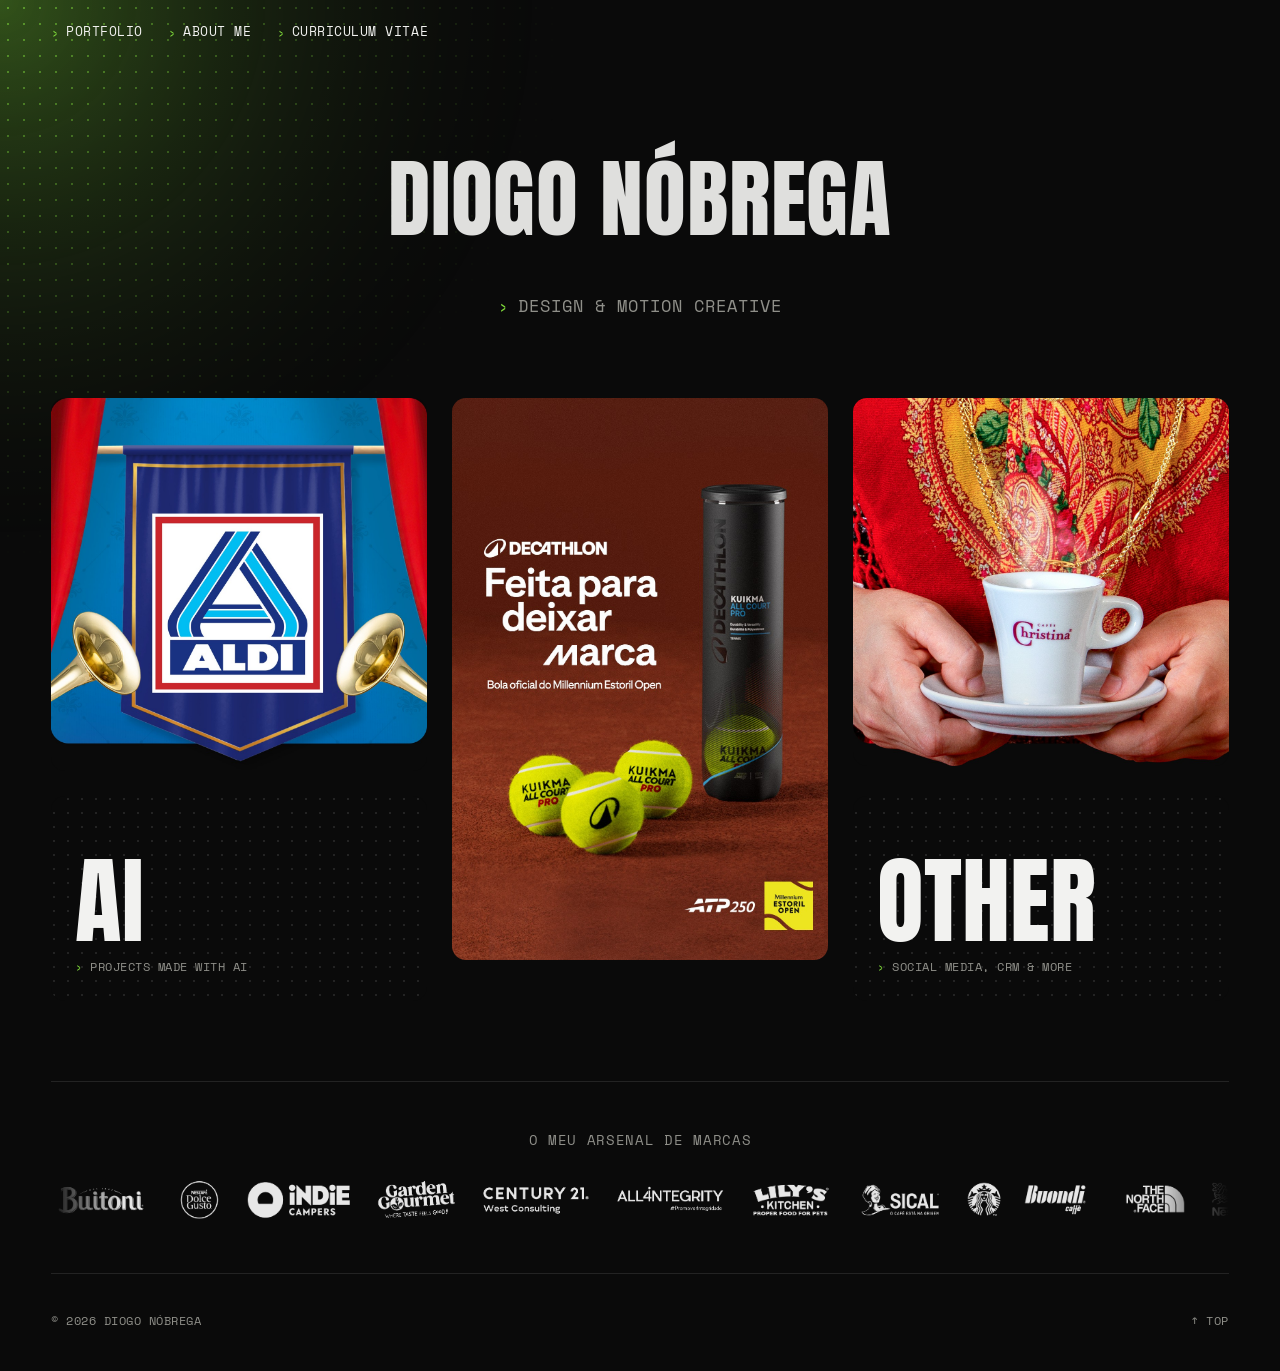
<file: index.html>
<!doctype html>
<html lang="en">
<head>
  <meta charset="UTF-8">
  <meta name="viewport" content="width=device-width, initial-scale=1">
  <title>Diogo Nóbrega — Design &amp; Motion Creative</title>
  <meta name="description" content="Diogo Nóbrega — graphic design &amp; motion portfolio.">
  <link rel="icon" type="image/svg+xml" href="assets/favicon.svg">
  <link rel="stylesheet" href="css/styles.css">
</head>
<body>
  <a class="skip-link" href="#work">Skip to work</a>

  <div class="wrap">
    <header class="site-header">
      <ul class="nav">
        <li><span class="chev">›</span> <a href="index.html">Portfolio</a></li>
        <li><span class="chev">›</span> <a href="about.html">About me</a></li>
        <li><span class="chev">›</span> <a href="assets/Diogo-Nobrega-CV.pdf" target="_blank" rel="noopener">Curriculum vitae</a></li>
      </ul>
    </header>

    <section class="hero">
      <h1>Diogo Nóbrega</h1>
      <p class="tagline"><span class="chev">›</span> Design &amp; motion creative</p>
    </section>

    <section class="grid-section" id="work">
      <div class="grid">
        <a class="tile" href="aldi.html">
          <img src="assets/work/cover-aldi.jpg" alt="ALDI Príncipe Real store-opening key visual" loading="lazy">
          <span class="tile-label">ALDI — Príncipe Real <span class="chev">↗</span></span>
        </a>
        <a class="tile" href="estoril-open.html">
          <img src="assets/work/cover-estoril.jpg" alt="Millennium Estoril Open — Decathlon Kuikma campaign key visual" loading="lazy">
          <span class="tile-label">Decathlon — Estoril Open <span class="chev">↗</span></span>
        </a>
        <a class="tile" href="christina.html">
          <img src="assets/work/cover-christina.jpg" alt="Cafés Christina — Romaria Nossa Senhora d'Agonia campaign" loading="lazy">
          <span class="tile-label">Christina — Romaria d'Agonia <span class="chev">↗</span></span>
        </a>
        <a class="tile tile--cat" href="ai.html">
          <span class="tile-cat-word">AI</span>
          <span class="tile-cat-note"><span class="chev">›</span> Projects made with AI</span>
        </a>
        <a class="tile tile--cat" href="other.html">
          <span class="tile-cat-word">Other</span>
          <span class="tile-cat-note"><span class="chev">›</span> Social media, CRM &amp; more</span>
        </a>
      </div>
    </section>

    <section class="brands">
      <p class="brands-note">O meu arsenal de marcas</p>
      <div class="marquee">
        <div class="brand-track">
          <img src="assets/brands/strip-1.png" alt="">
          <img src="assets/brands/strip-2.png" alt="">
          <img src="assets/brands/strip-1.png" alt="" aria-hidden="true">
          <img src="assets/brands/strip-2.png" alt="" aria-hidden="true">
        </div>
      </div>
    </section>

    <footer class="site-footer">
      <span>© <span id="year"></span> Diogo Nóbrega</span>
      <a href="#top">↑ Top</a>
    </footer>
  </div>

  <script>document.getElementById("year").textContent = new Date().getFullYear();</script>
  <script src="js/main.js" defer></script>
</body>
</html>
</file>
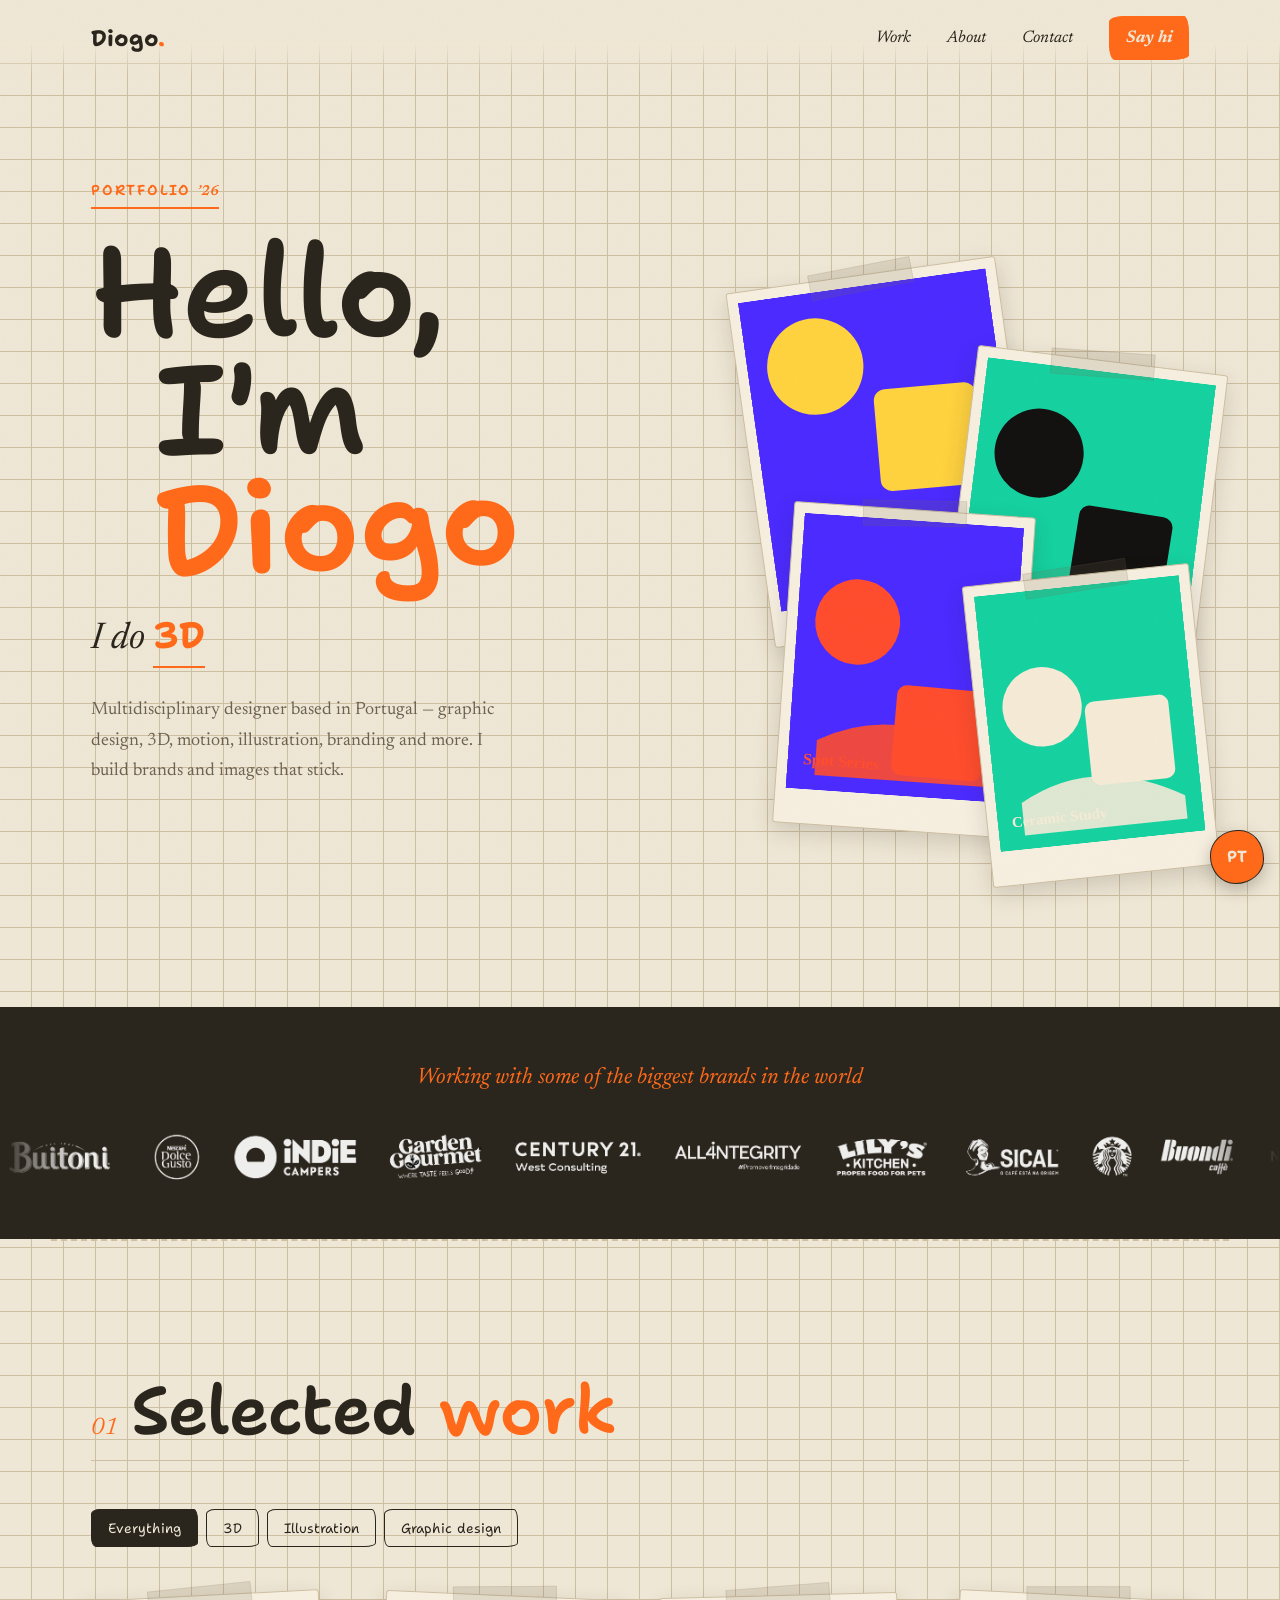
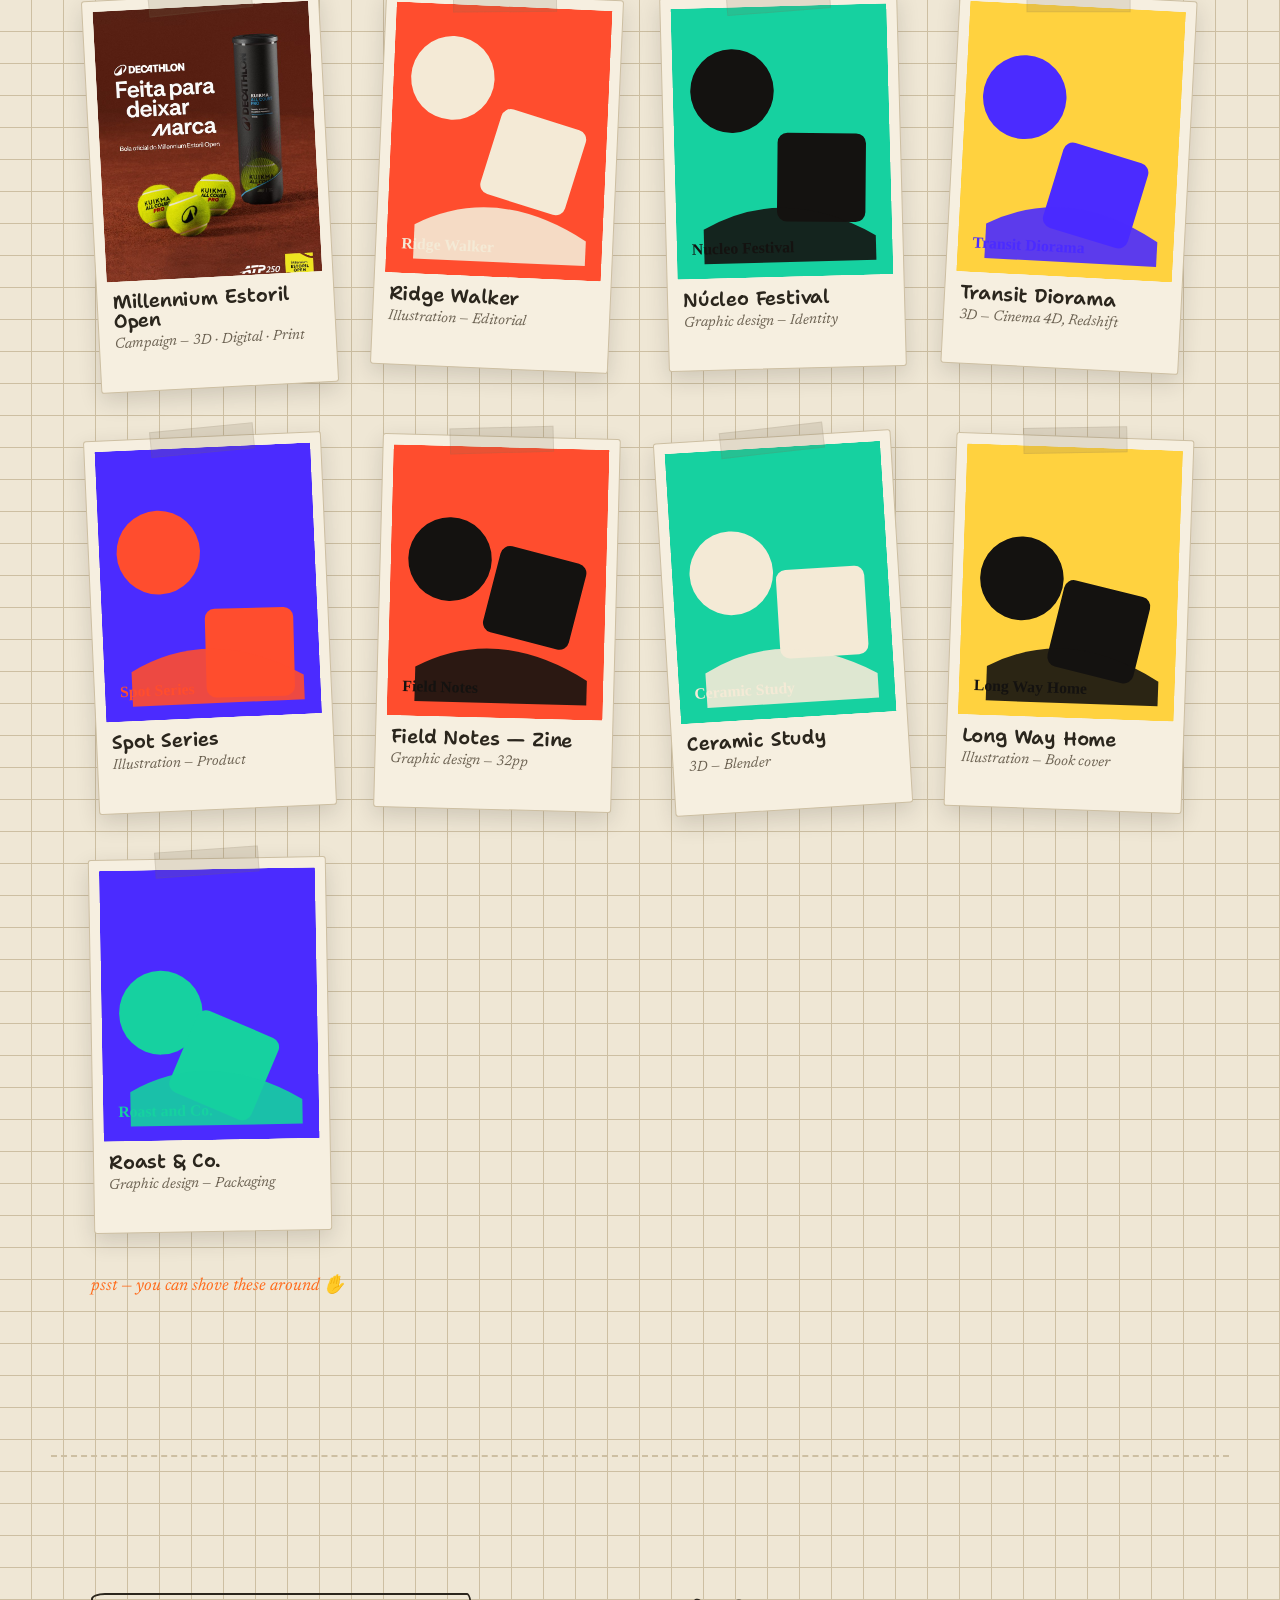
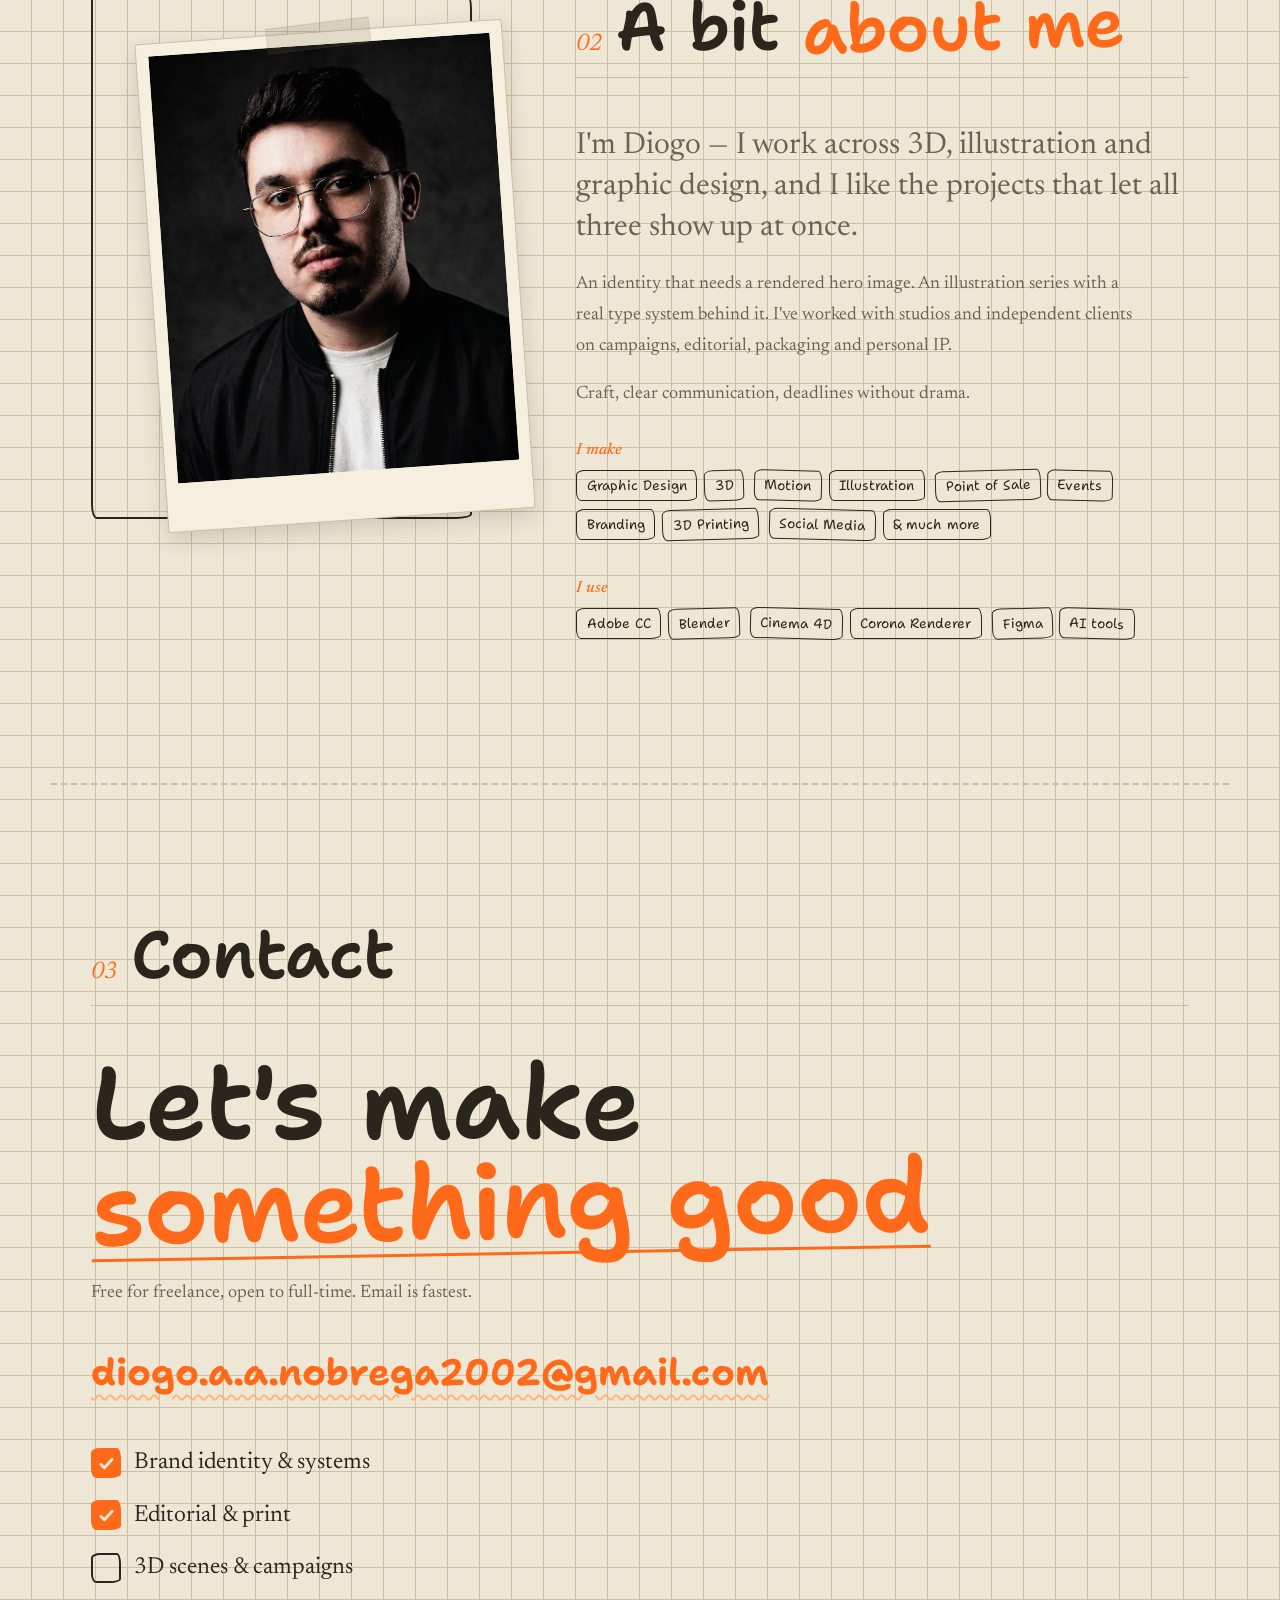
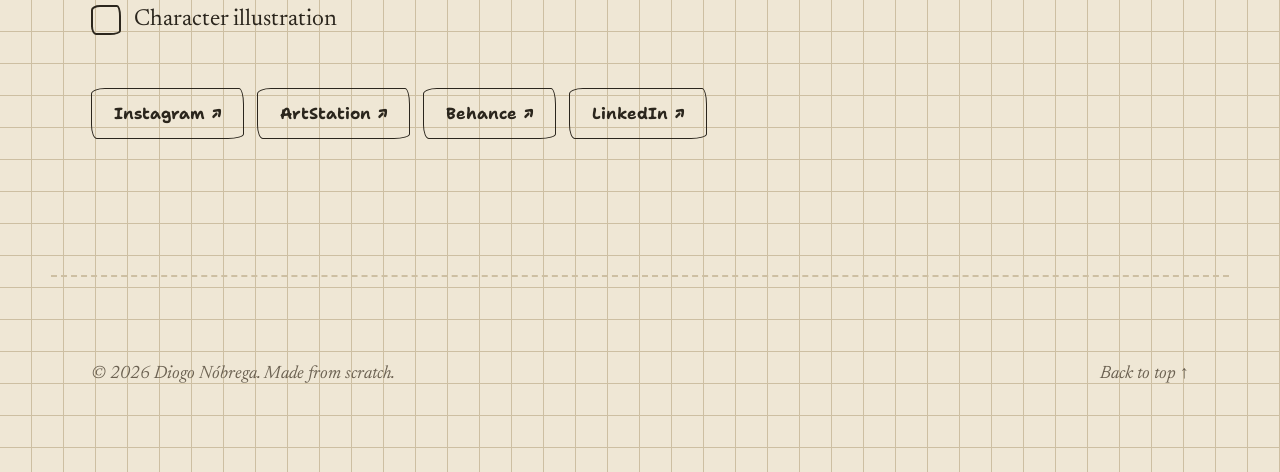
<file: sketchbook/index.html>
<!DOCTYPE html>
<html lang="en">
<head>
  <meta charset="UTF-8" />
  <meta name="viewport" content="width=device-width, initial-scale=1.0" />

  <!-- EDIT ME: title + description -->
  <title>Diogo Nóbrega — Multidisciplinary Designer · Graphic, 3D & Motion</title>
  <meta name="description" content="Portfolio of Diogo Nóbrega — multidisciplinary designer: graphic design, 3D, motion, illustration and branding. Working with some of the biggest brands in the world." />

  <meta property="og:title" content="Diogo Nóbrega — Multidisciplinary Designer" />
  <meta property="og:description" content="Graphic design, 3D, motion, illustration and branding." />
  <meta property="og:type" content="website" />
  <meta property="og:image" content="assets/og-image.png" />

  <link rel="icon" type="image/svg+xml" href="assets/favicon.svg" />

  <link rel="preconnect" href="https://fonts.googleapis.com" />
  <link rel="preconnect" href="https://fonts.gstatic.com" crossorigin />
  <link href="https://fonts.googleapis.com/css2?family=Shantell+Sans:ital,wght@0,400..700;1,400..700&family=Newsreader:ital,opsz,wght@0,6..72,400;0,6..72,500;1,6..72,400;1,6..72,500&display=swap" rel="stylesheet" />

  <link rel="stylesheet" href="css/styles.css" />
</head>
<body>
  <a class="skip-link" href="#work" data-i18n="skip">Skip to work</a>

  <div class="cursor" data-cursor aria-hidden="true"><span class="cursor-label"></span></div>

  <button class="lang-toggle" data-lang-toggle type="button" aria-label="Switch to Portuguese">
    <span data-lang-label>PT</span>
  </button>

  <!-- ==================== HEADER ==================== -->
  <header class="site-header" data-header>
    <div class="container header-inner">
      <a href="#top" class="logo" aria-label="Home">Diogo<span class="logo-dot">.</span></a>

      <nav class="nav" aria-label="Primary">
        <button class="nav-toggle" aria-expanded="false" aria-controls="nav-menu">
          <span class="nav-toggle-bar"></span><span class="sr-only">Menu</span>
        </button>
        <ul class="nav-menu" id="nav-menu">
          <li><a href="#work" class="wiggle" data-i18n="nav.work">Work</a></li>
          <li><a href="#about" class="wiggle" data-i18n="nav.about">About</a></li>
          <li><a href="#contact" class="wiggle" data-i18n="nav.contact">Contact</a></li>
          <li><a href="#contact" class="btn btn--pop btn--sm" data-magnetic data-i18n="cta.sayhi">Say hi</a></li>
        </ul>
      </nav>
    </div>
  </header>

  <main id="top">
    <!-- ==================== HERO ==================== -->
    <section class="chapter chapter--indigo hero" data-chapter="dark">
      <div class="container hero-grid">
        <div class="hero-copy">
          <p class="tag reveal" data-i18n-html="hero.tag">Portfolio <span>’26</span></p>
          <h1 class="hero-title">
            <span class="reveal" data-i18n="hero.l1">Hello,</span>
            <span class="reveal" data-i18n-html="hero.l2">I'm <em>Diogo</em></span>
          </h1>
          <p class="hero-do reveal">
            <span data-i18n="hero.do">I do</span>
            <span class="cycler" data-words="Graphic Design,3D,Motion,Illustration,Branding,& much more">Graphic Design</span>
          </p>
          <p class="hero-lede reveal" data-i18n="hero.lede">
            Multidisciplinary designer based in Portugal — graphic design, 3D,
            motion, illustration, branding and more. I build brands and images
            that stick.
          </p>
          <div class="hero-actions reveal">
            <a href="#work" class="btn btn--pop" data-magnetic data-i18n-html="hero.seework">See the work <span aria-hidden="true">→</span></a>
            <a href="#contact" class="btn btn--ghost" data-magnetic data-i18n="cta.sayhi">Say hi</a>
          </div>
        </div>

        <!-- ============================================================
             EDIT ME: hero stickers — decorative, draggable. Swap images.
             ============================================================ -->
        <div class="sticker-stack" data-drag-zone aria-hidden="true">
          <figure class="sticker" data-drag style="left:1%;top:0;width:56%;--r:-8deg;z-index:1">
            <span class="tape"></span><img src="assets/work/piece-01.svg" alt="" />
          </figure>
          <figure class="sticker" data-drag style="left:44%;top:16%;width:52%;--r:7deg;z-index:2">
            <span class="tape"></span><img src="assets/work/piece-03.svg" alt="" />
          </figure>
          <figure class="sticker" data-drag style="left:8%;top:44%;width:50%;--r:4deg;z-index:3">
            <span class="tape"></span><img src="assets/work/piece-05.svg" alt="" />
          </figure>
          <figure class="sticker" data-drag style="left:48%;top:56%;width:47%;--r:-6deg;z-index:4">
            <span class="tape"></span><img src="assets/work/piece-07.svg" alt="" />
          </figure>
          <p class="scribble-note" data-i18n="hero.drag">drag us! →</p>
        </div>
      </div>
    </section>

    <!-- ==================== BRANDS ==================== -->
    <section class="brands" aria-label="Selected brands">
      <p class="brands-note" data-i18n="brands.note">Working with some of the biggest brands in the world</p>
      <!-- ============================================================
           EDIT ME: two pre-laid-out logo sheets (assets/brands/strip-*.png).
           Keep the two .brand-track blocks identical for a seamless loop.
           ============================================================ -->
      <div class="brand-marquee" aria-hidden="true">
        <div class="brand-track">
          <img src="assets/brands/strip-1.png" alt="" />
          <img src="assets/brands/strip-2.png" alt="" />
        </div>
        <div class="brand-track" aria-hidden="true">
          <img src="assets/brands/strip-1.png" alt="" />
          <img src="assets/brands/strip-2.png" alt="" />
        </div>
      </div>
    </section>

    <div class="tear" aria-hidden="true"></div>

    <!-- ==================== WORK ==================== -->
    <section id="work" class="chapter chapter--paper" data-chapter="light">
      <div class="container">
        <header class="chapter-head reveal">
          <span class="chapter-num">01</span>
          <h2 class="chapter-title" data-i18n-html="work.title">Selected <em>work</em></h2>
        </header>

        <div class="filters reveal" role="tablist" aria-label="Filter work by discipline">
          <button class="filter is-active" data-filter="all" role="tab" aria-selected="true" data-i18n="filter.all">Everything</button>
          <button class="filter" data-filter="3d" role="tab" aria-selected="false" data-i18n="filter.3d">3D</button>
          <button class="filter" data-filter="illustration" role="tab" aria-selected="false" data-i18n="filter.illustration">Illustration</button>
          <button class="filter" data-filter="graphic" role="tab" aria-selected="false" data-i18n="filter.graphic">Graphic design</button>
        </div>

        <!-- ============================================================
             EDIT ME: one <article class="photo"> per project.
             - data-category: 3d | illustration | graphic
             - --r inline = its resting tilt
             - swap assets/work/*.svg for real images; rewrite alt + caption
             ============================================================ -->
        <div class="board reveal" data-drag-zone>
          <article class="photo" data-drag data-category="graphic" style="--r:-3deg">
            <span class="tape"></span>
            <a class="photo-media" href="estoril-open.html"><img src="assets/work/estoril-open/kv-instore.jpg" alt="Millennium Estoril Open campaign key visual" loading="lazy" /></a>
            <figcaption class="photo-cap"><h3>Millennium Estoril Open</h3><p data-i18n="cap.eo">Campaign — 3D · Digital · Print</p></figcaption>
          </article>
          <article class="photo" data-drag data-category="illustration" style="--r:2.5deg">
            <span class="tape"></span>
            <a class="photo-media" href="#"><img src="assets/work/piece-02.svg" alt="Character illustration of a traveller on a ridge at dusk" loading="lazy" /></a>
            <figcaption class="photo-cap"><h3>Ridge Walker</h3><p data-i18n="cap.2">Illustration — Editorial</p></figcaption>
          </article>
          <article class="photo" data-drag data-category="graphic" style="--r:-1.5deg">
            <span class="tape"></span>
            <a class="photo-media" href="#"><img src="assets/work/piece-03.svg" alt="Brand identity poster with a bold type lockup" loading="lazy" /></a>
            <figcaption class="photo-cap"><h3>Núcleo Festival</h3><p data-i18n="cap.3">Graphic design — Identity</p></figcaption>
          </article>
          <article class="photo" data-drag data-category="3d" style="--r:3deg">
            <span class="tape"></span>
            <a class="photo-media" href="#"><img src="assets/work/piece-04.svg" alt="Low-poly environment diorama on a dark background" loading="lazy" /></a>
            <figcaption class="photo-cap"><h3>Transit Diorama</h3><p>3D — Cinema 4D, Redshift</p></figcaption>
          </article>
          <article class="photo" data-drag data-category="illustration" style="--r:-2.5deg">
            <span class="tape"></span>
            <a class="photo-media" href="#"><img src="assets/work/piece-05.svg" alt="Series of icon-style spot illustrations" loading="lazy" /></a>
            <figcaption class="photo-cap"><h3>Spot Series</h3><p data-i18n="cap.5">Illustration — Product</p></figcaption>
          </article>
          <article class="photo" data-drag data-category="graphic" style="--r:1.5deg">
            <span class="tape"></span>
            <a class="photo-media" href="#"><img src="assets/work/piece-06.svg" alt="Editorial layout spread with a visible grid" loading="lazy" /></a>
            <figcaption class="photo-cap"><h3>Field Notes — Zine</h3><p data-i18n="cap.6">Graphic design — 32pp</p></figcaption>
          </article>
          <article class="photo" data-drag data-category="3d" style="--r:-3.5deg">
            <span class="tape"></span>
            <a class="photo-media" href="#"><img src="assets/work/piece-07.svg" alt="Product render of a ceramic object with caustics" loading="lazy" /></a>
            <figcaption class="photo-cap"><h3>Ceramic Study</h3><p>3D — Blender</p></figcaption>
          </article>
          <article class="photo" data-drag data-category="illustration" style="--r:2deg">
            <span class="tape"></span>
            <a class="photo-media" href="#"><img src="assets/work/piece-08.svg" alt="Full-bleed cover illustration with layered colour" loading="lazy" /></a>
            <figcaption class="photo-cap"><h3>Long Way Home</h3><p data-i18n="cap.8">Illustration — Book cover</p></figcaption>
          </article>
          <article class="photo" data-drag data-category="graphic" style="--r:-1deg">
            <span class="tape"></span>
            <a class="photo-media" href="#"><img src="assets/work/piece-09.svg" alt="Coffee packaging mockups on a neutral surface" loading="lazy" /></a>
            <figcaption class="photo-cap"><h3>Roast &amp; Co.</h3><p data-i18n="cap.9">Graphic design — Packaging</p></figcaption>
          </article>
        </div>
        <p class="board-hint reveal" data-i18n="board.hint">psst — you can shove these around ✋</p>
        <p class="gallery-empty" hidden data-i18n="gallery.empty">Nothing here yet — try another filter.</p>
      </div>
    </section>

    <div class="tear" aria-hidden="true"></div>

    <!-- ==================== ABOUT ==================== -->
    <section id="about" class="chapter chapter--ink" data-chapter="dark">
      <div class="container about-grid">
        <div class="about-media reveal">
          <figure class="sticker sticker--solo" data-drag style="--r:-4deg">
            <span class="tape"></span>
            <img src="assets/about/portrait.jpg" width="900" height="1125" alt="Portrait of Diogo Nóbrega" loading="lazy" />
          </figure>
        </div>

        <div class="about-copy">
          <header class="chapter-head reveal">
            <span class="chapter-num">02</span>
            <h2 class="chapter-title" data-i18n-html="about.title">A bit <em>about me</em></h2>
          </header>
          <!-- EDIT ME: real bio -->
          <p class="about-lead reveal" data-i18n="about.lead">
            I'm Diogo — I work across 3D, illustration and graphic design,
            and I like the projects that let all three show up at once.
          </p>
          <p class="reveal" data-i18n="about.p1">
            An identity that needs a rendered hero image. An illustration
            series with a real type system behind it. I've worked with
            studios and independent clients on campaigns, editorial,
            packaging and personal IP.
          </p>
          <p class="reveal" data-i18n="about.p2">Craft, clear communication, deadlines without drama.</p>

          <div class="chip-set reveal">
            <h3 class="chip-head" data-i18n="about.make">I make</h3>
            <span class="chip" data-i18n="chip.graphic">Graphic Design</span><span class="chip">3D</span>
            <span class="chip" data-i18n="chip.motion">Motion</span><span class="chip" data-i18n="chip.illustration">Illustration</span>
            <span class="chip" data-i18n="chip.pos">Point of Sale</span><span class="chip" data-i18n="chip.events">Events</span>
            <span class="chip">Branding</span><span class="chip" data-i18n="chip.print3d">3D Printing</span>
            <span class="chip" data-i18n="chip.social">Social Media</span><span class="chip" data-i18n="chip.more">&amp; much more</span>
          </div>
          <div class="chip-set reveal">
            <h3 class="chip-head" data-i18n="about.use">I use</h3>
            <span class="chip">Adobe CC</span><span class="chip">Blender</span>
            <span class="chip">Cinema 4D</span><span class="chip">Corona Renderer</span>
            <span class="chip">Figma</span><span class="chip" data-i18n="chip.ai">AI tools</span>
          </div>
        </div>
      </div>
    </section>

    <div class="tear" aria-hidden="true"></div>

    <!-- ==================== CONTACT ==================== -->
    <section id="contact" class="chapter chapter--flame" data-chapter="dark">
      <div class="container">
        <header class="chapter-head reveal">
          <span class="chapter-num">03</span>
          <h2 class="chapter-title" data-i18n="contact.title">Contact</h2>
        </header>

        <h2 class="shout reveal" data-i18n-html="contact.shout">Let's make<br /><em>something good</em></h2>
        <p class="contact-lede reveal" data-i18n="contact.lede">
          Free for freelance, open to full-time. Email is fastest.
        </p>
        <!-- EDIT ME: real email + links -->
        <a class="mailto reveal" href="mailto:diogo.a.a.nobrega2002@gmail.com" data-magnetic>
          diogo.a.a.nobrega2002@gmail.com
        </a>

        <ul class="checklist reveal">
          <li data-check data-i18n="check.1">Brand identity &amp; systems</li>
          <li data-check data-i18n="check.2">Editorial &amp; print</li>
          <li data-check data-i18n="check.3">3D scenes &amp; campaigns</li>
          <li data-check data-i18n="check.4">Character illustration</li>
        </ul>

        <ul class="socials reveal">
          <li><a href="#" class="btn btn--ink" data-magnetic rel="noopener">Instagram ↗</a></li>
          <li><a href="#" class="btn btn--ink" data-magnetic rel="noopener">ArtStation ↗</a></li>
          <li><a href="#" class="btn btn--ink" data-magnetic rel="noopener">Behance ↗</a></li>
          <li><a href="#" class="btn btn--ink" data-magnetic rel="noopener">LinkedIn ↗</a></li>
        </ul>
      </div>
    </section>
  </main>

  <div class="tear" aria-hidden="true"></div>

  <!-- ==================== FOOTER ==================== -->
  <footer class="site-footer chapter--indigo">
    <div class="container">
      <div class="footer-row">
        <p>© <span id="year">2026</span> <span data-i18n="footer.copy">Diogo Nóbrega. Made from scratch.</span></p>
        <a href="#top" class="wiggle" data-i18n="footer.top">Back to top ↑</a>
      </div>
    </div>
  </footer>

  <script src="js/main.js" defer></script>
  <script src="js/i18n.js" defer></script>
</body>
</html>
</file>
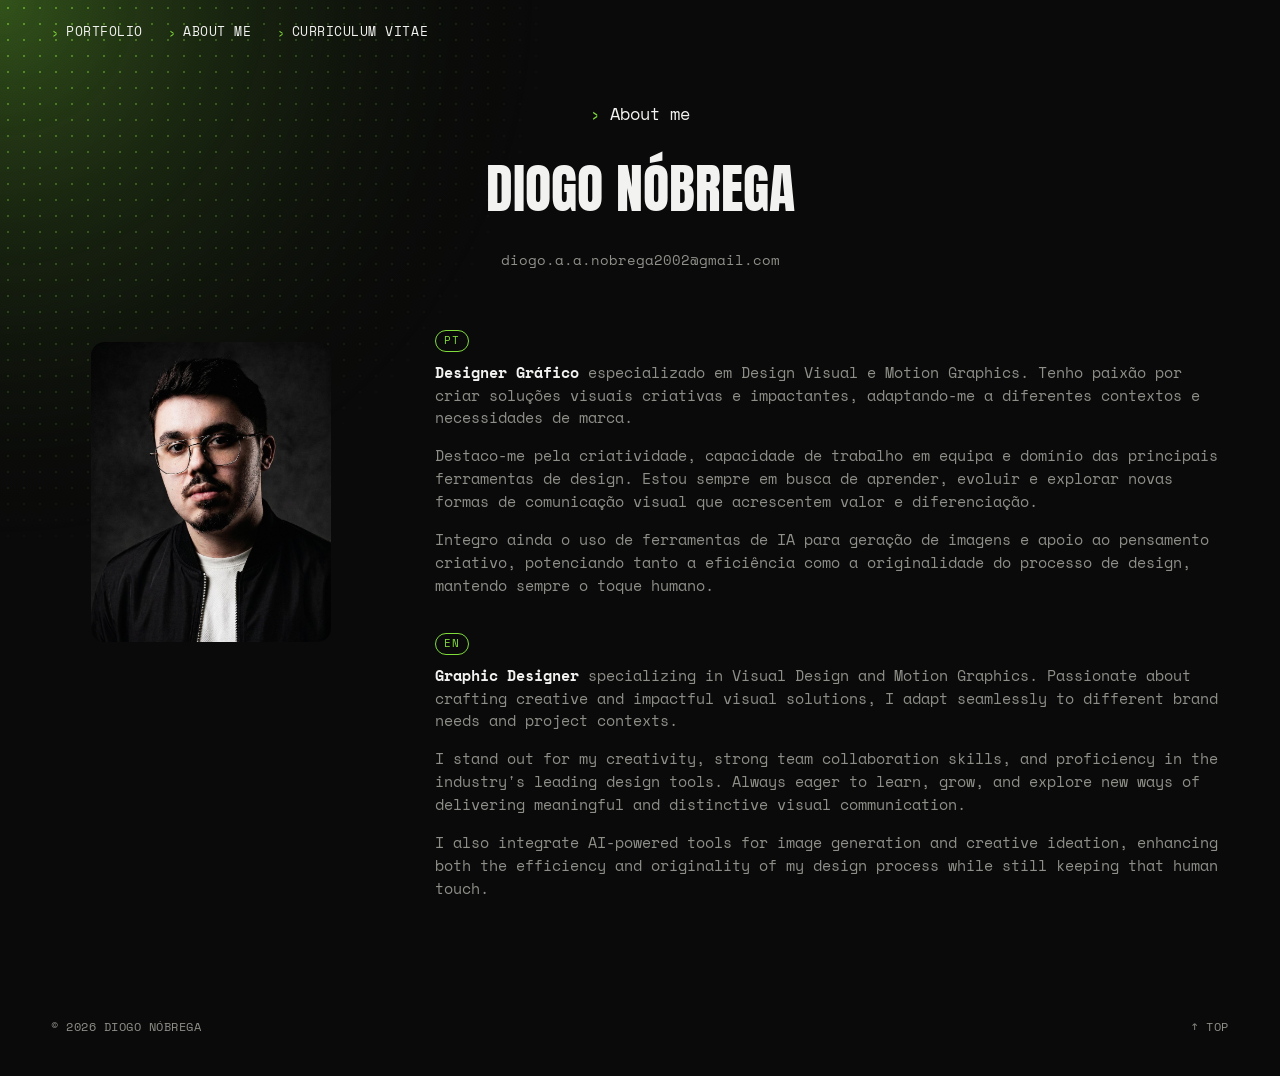
<file: about.html>
<!doctype html>
<html lang="en">
<head>
  <meta charset="UTF-8">
  <meta name="viewport" content="width=device-width, initial-scale=1">
  <title>About — Diogo Nóbrega</title>
  <link rel="icon" type="image/svg+xml" href="assets/favicon.svg">
  <link rel="stylesheet" href="css/styles.css">
</head>
<body>
  <div class="wrap">
    <header class="site-header">
      <ul class="nav">
        <li><span class="chev">›</span> <a href="index.html">Portfolio</a></li>
        <li><span class="chev">›</span> <a href="about.html">About me</a></li>
        <li><span class="chev">›</span> <a href="assets/Diogo-Nobrega-CV.pdf" target="_blank" rel="noopener">Curriculum vitae</a></li>
      </ul>
    </header>

    <main class="about-main">
      <div class="about-head">
        <p class="tagline"><span class="chev">›</span> About me</p>
        <h1>Diogo Nóbrega</h1>
        <a class="mail" href="mailto:diogo.a.a.nobrega2002@gmail.com">diogo.a.a.nobrega2002@gmail.com</a>
      </div>

      <div class="about-body">
        <figure class="about-portrait">
          <img src="assets/about/portrait.jpg" alt="Portrait of Diogo Nóbrega" width="900" height="1125">
        </figure>

        <div class="about-copy">
          <div class="lang-block">
            <span class="lang-tag">PT</span>
            <p><strong>Designer Gráfico</strong> especializado em Design Visual e Motion Graphics. Tenho paixão por criar soluções visuais criativas e impactantes, adaptando-me a diferentes contextos e necessidades de marca.</p>
            <p>Destaco-me pela criatividade, capacidade de trabalho em equipa e domínio das principais ferramentas de design. Estou sempre em busca de aprender, evoluir e explorar novas formas de comunicação visual que acrescentem valor e diferenciação.</p>
            <p>Integro ainda o uso de ferramentas de IA para geração de imagens e apoio ao pensamento criativo, potenciando tanto a eficiência como a originalidade do processo de design, mantendo sempre o toque humano.</p>
          </div>

          <div class="lang-block">
            <span class="lang-tag">EN</span>
            <p><strong>Graphic Designer</strong> specializing in Visual Design and Motion Graphics. Passionate about crafting creative and impactful visual solutions, I adapt seamlessly to different brand needs and project contexts.</p>
            <p>I stand out for my creativity, strong team collaboration skills, and proficiency in the industry's leading design tools. Always eager to learn, grow, and explore new ways of delivering meaningful and distinctive visual communication.</p>
            <p>I also integrate AI-powered tools for image generation and creative ideation, enhancing both the efficiency and originality of my design process while still keeping that human touch.</p>
          </div>
        </div>
      </div>
    </main>

    <footer class="site-footer">
      <span>© <span id="year"></span> Diogo Nóbrega</span>
      <a href="#top">↑ Top</a>
    </footer>
  </div>

  <script>document.getElementById("year").textContent = new Date().getFullYear();</script>
  <script src="js/main.js" defer></script>
</body>
</html>
</file>
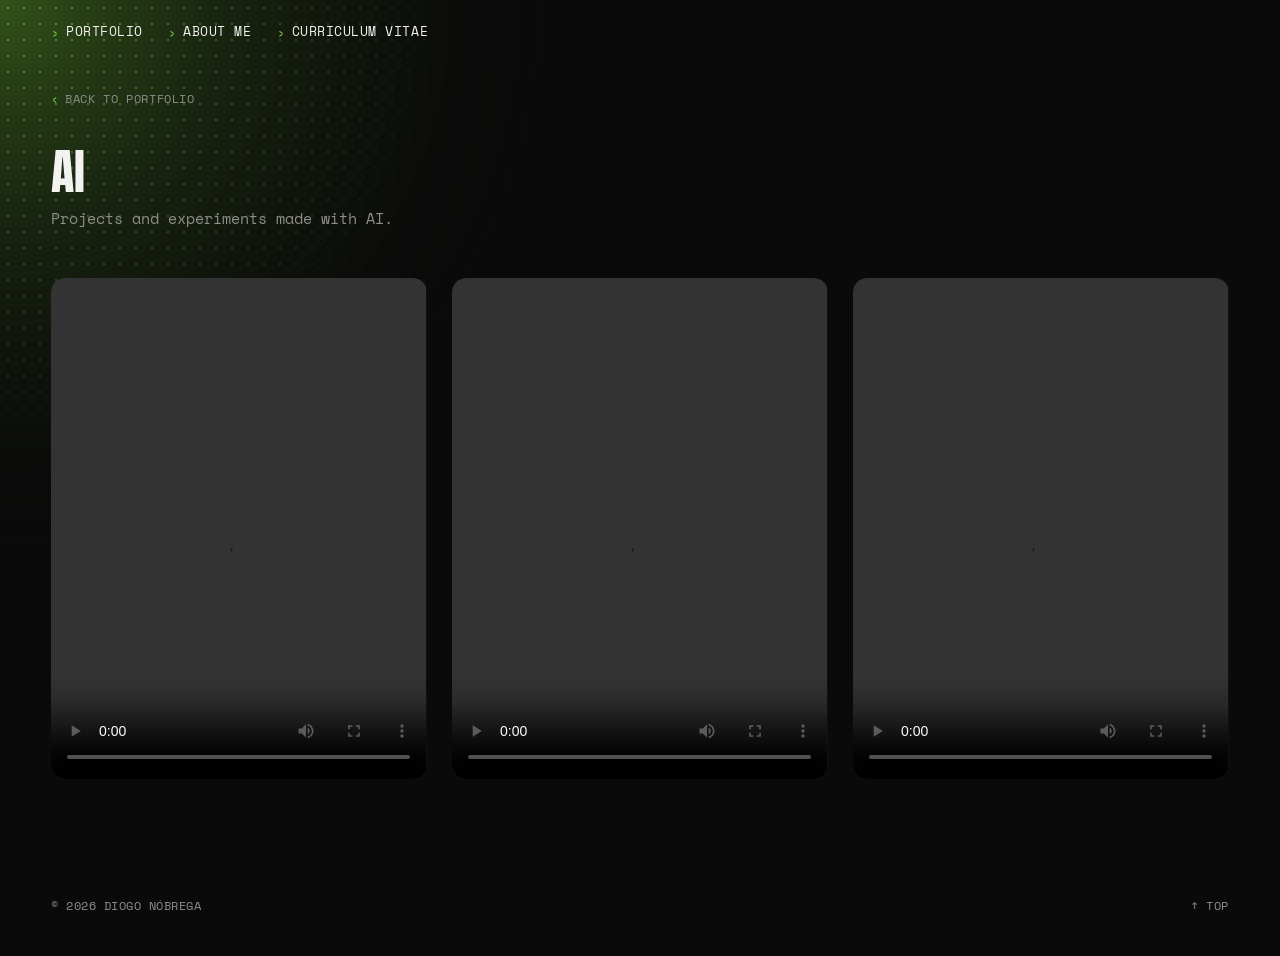
<file: ai.html>
<!doctype html>
<html lang="en">
<head>
  <meta charset="UTF-8">
  <meta name="viewport" content="width=device-width, initial-scale=1">
  <title>AI · Diogo Nóbrega</title>
  <link rel="icon" type="image/svg+xml" href="assets/favicon.svg">
  <link rel="stylesheet" href="css/styles.css">
</head>
<body>
  <div class="wrap">
    <header class="site-header">
      <ul class="nav">
        <li><span class="chev">›</span> <a href="index.html">Portfolio</a></li>
        <li><span class="chev">›</span> <a href="about.html">About me</a></li>
        <li><span class="chev">›</span> <a href="assets/Diogo-Nobrega-CV.pdf" target="_blank" rel="noopener">Curriculum vitae</a></li>
      </ul>
    </header>

    <main class="project-main">
      <a class="back-link" href="index.html#work"><span class="chev">‹</span> Back to portfolio</a>

      <div class="collection-head">
        <h1>AI</h1>
        <p>Projects and experiments made with AI.</p>
      </div>

      <!-- EDIT ME: add more clips as another <figure> (portrait 3:4 works best). -->
      <div class="video-grid">
        <figure class="work work--video">
          <video src="assets/ai/belem.mp4#t=0.1" controls playsinline preload="metadata" aria-label="FOOH video — Belém"></video>
          <span class="work-label" aria-hidden="true"><span class="chev">›</span> FOOH Videos</span>
        </figure>
        <figure class="work work--video">
          <video src="assets/ai/eletrico.mp4#t=0.1" controls playsinline preload="metadata" aria-label="FOOH video — Elétrico"></video>
          <span class="work-label" aria-hidden="true"><span class="chev">›</span> FOOH Videos</span>
        </figure>
        <figure class="work work--video">
          <video src="assets/ai/teleferico.mp4#t=0.1" controls playsinline preload="metadata" aria-label="FOOH video — Teleférico"></video>
          <span class="work-label" aria-hidden="true"><span class="chev">›</span> FOOH Videos</span>
        </figure>
      </div>
    </main>

    <footer class="site-footer">
      <span>© <span id="year"></span> Diogo Nóbrega</span>
      <a href="#top">↑ Top</a>
    </footer>
  </div>

  <script>document.getElementById("year").textContent = new Date().getFullYear();</script>
  <script src="js/main.js" defer></script>
</body>
</html>
</file>
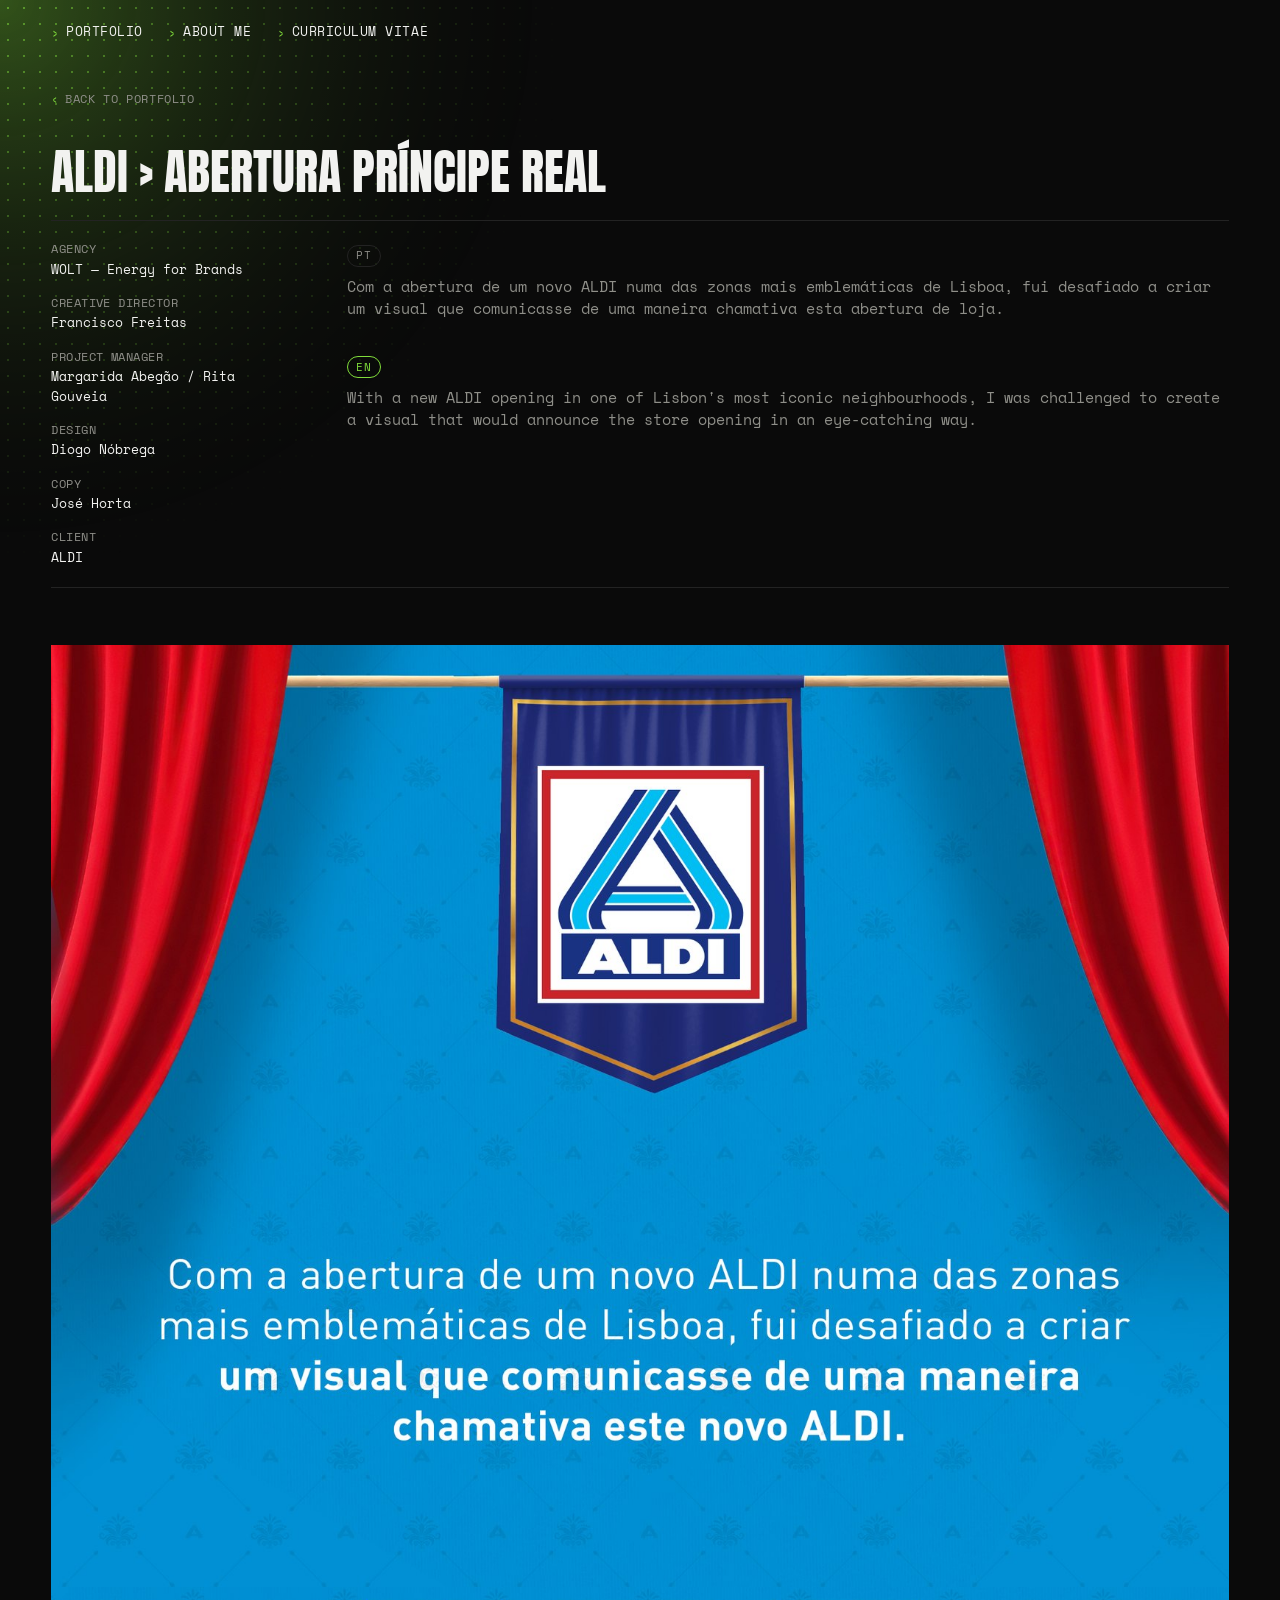
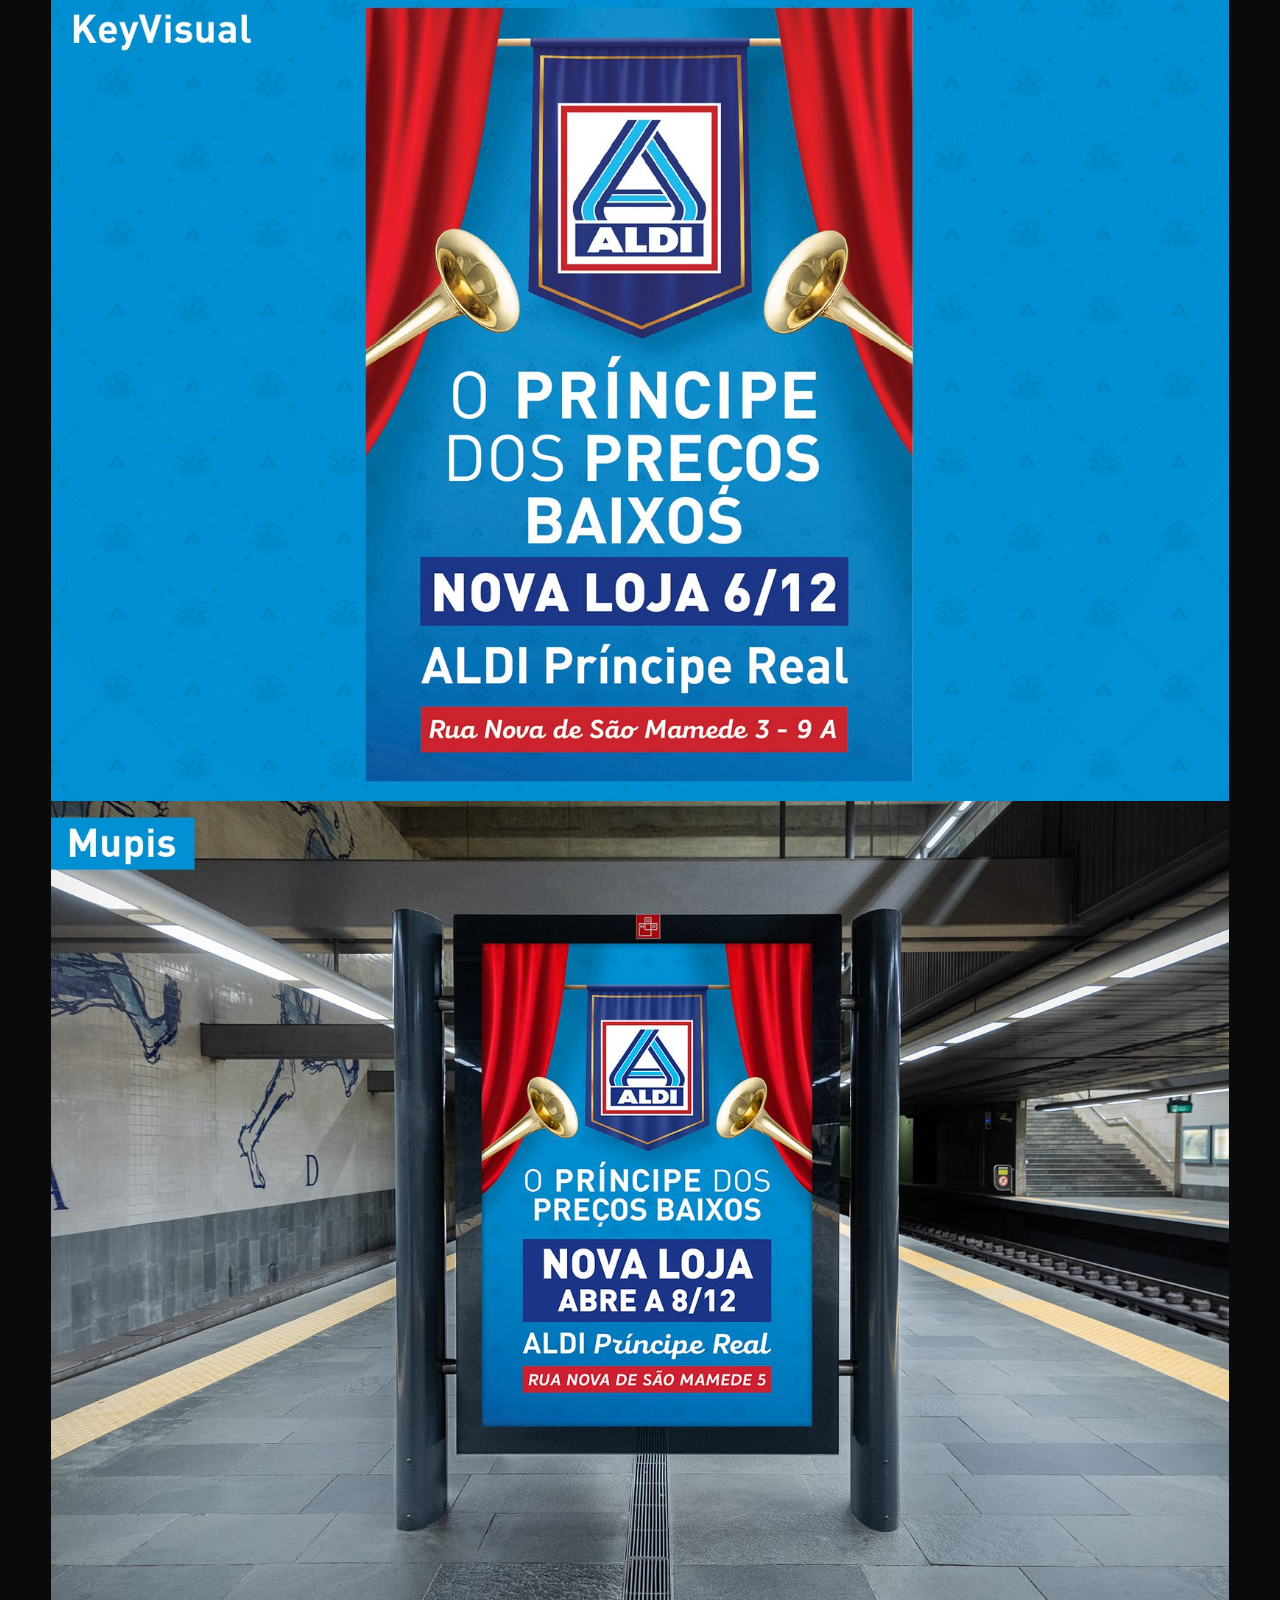
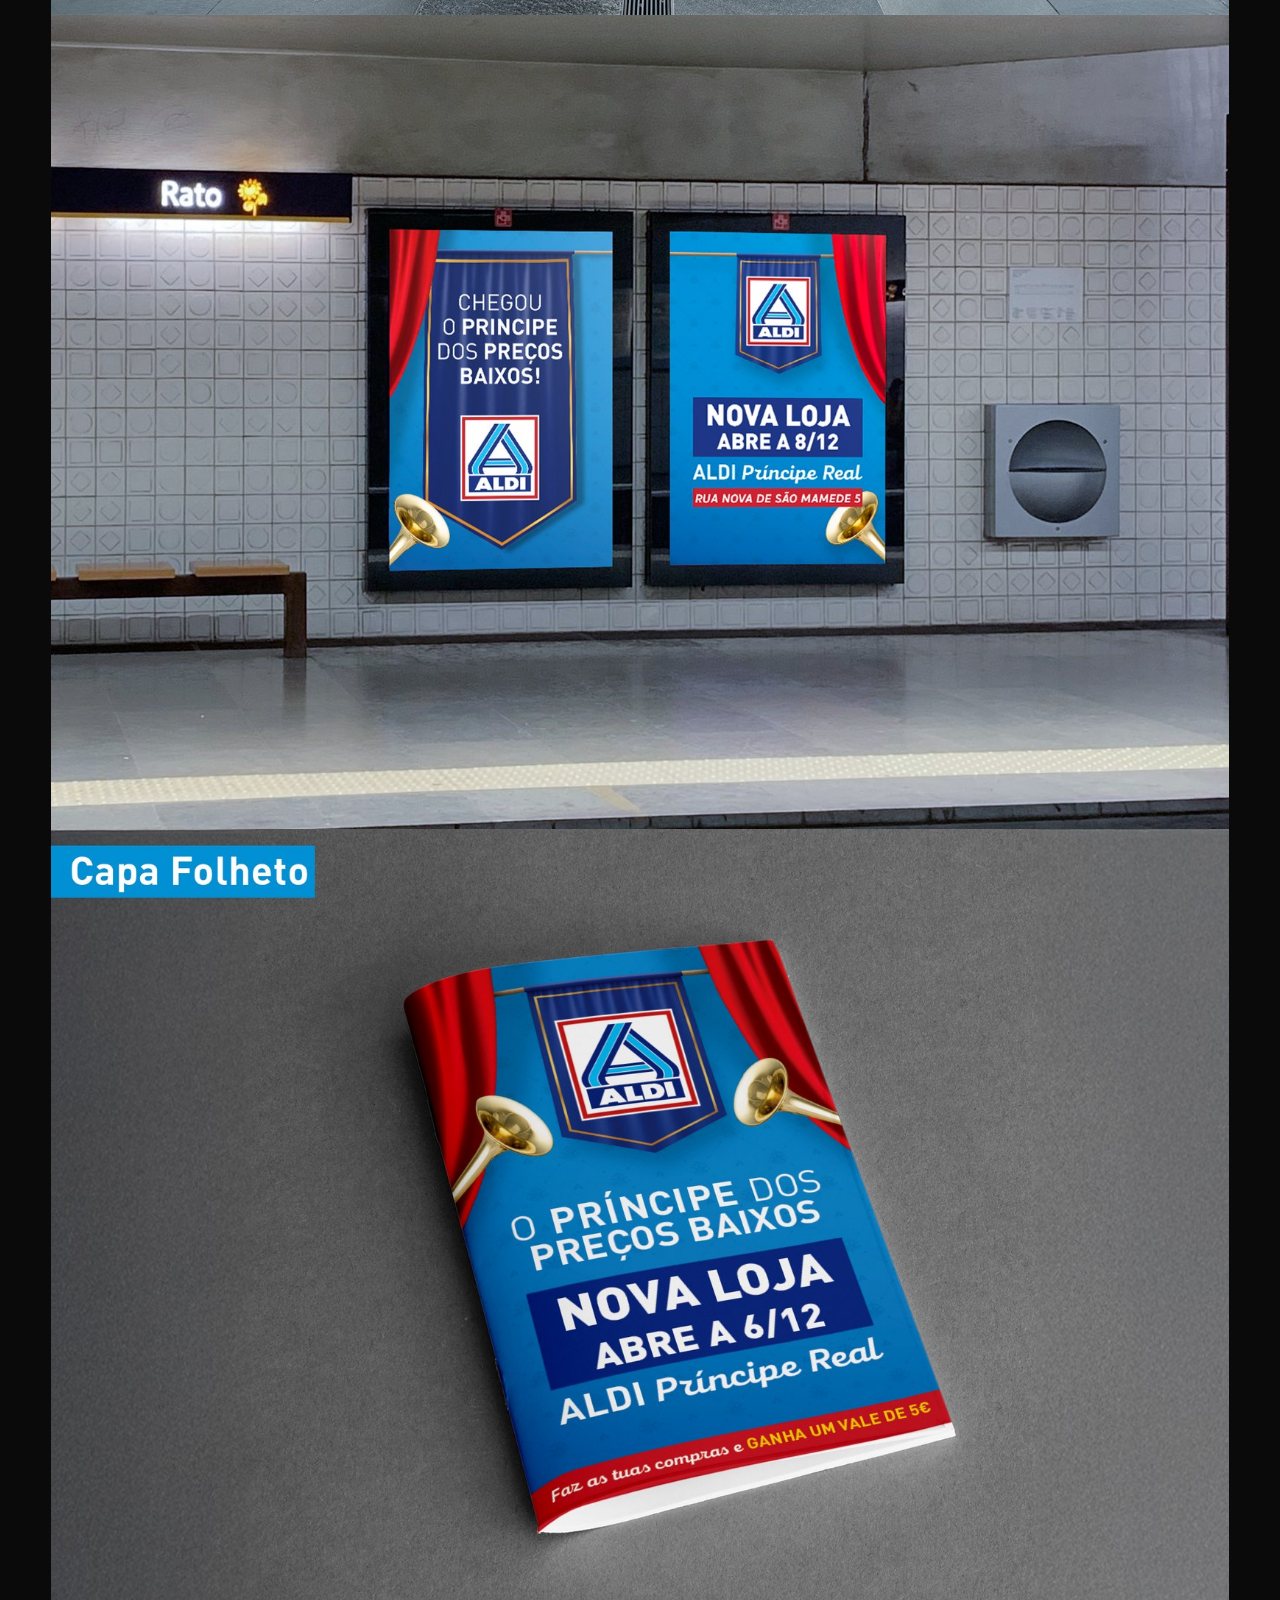
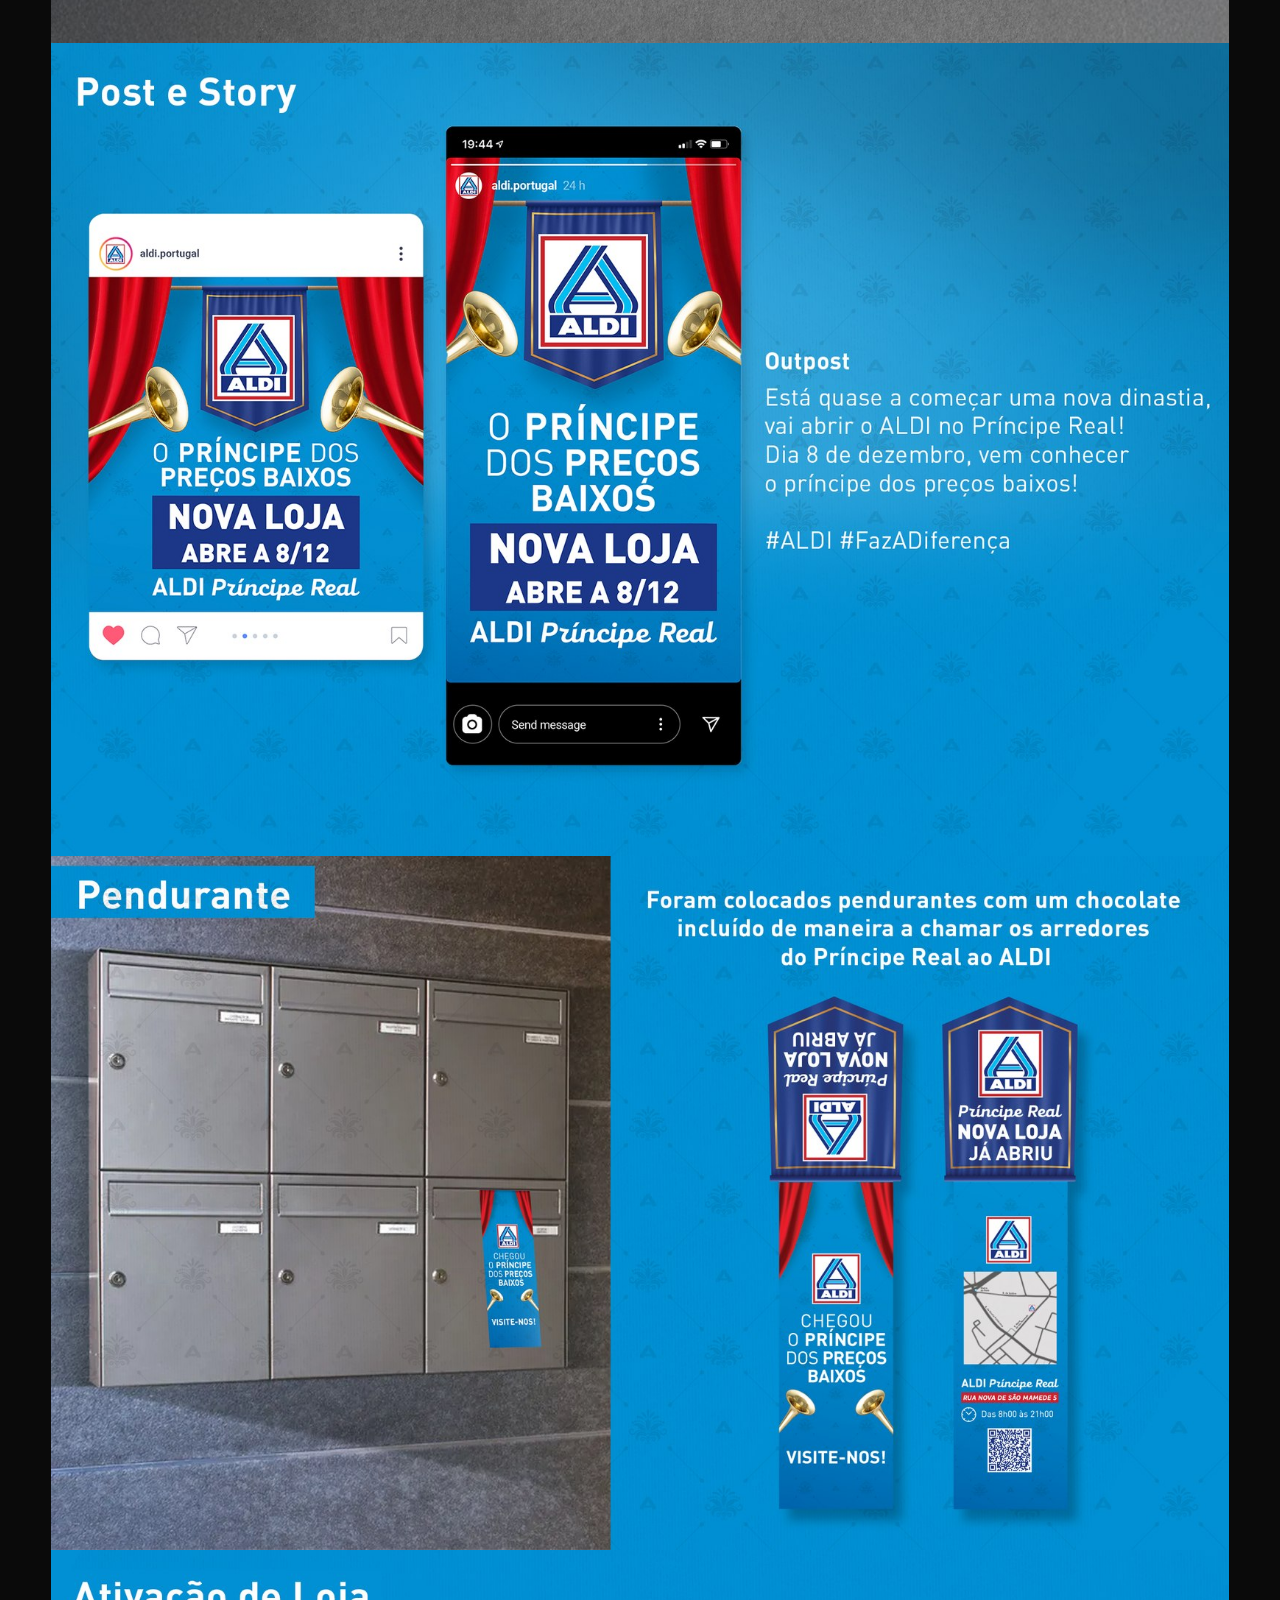
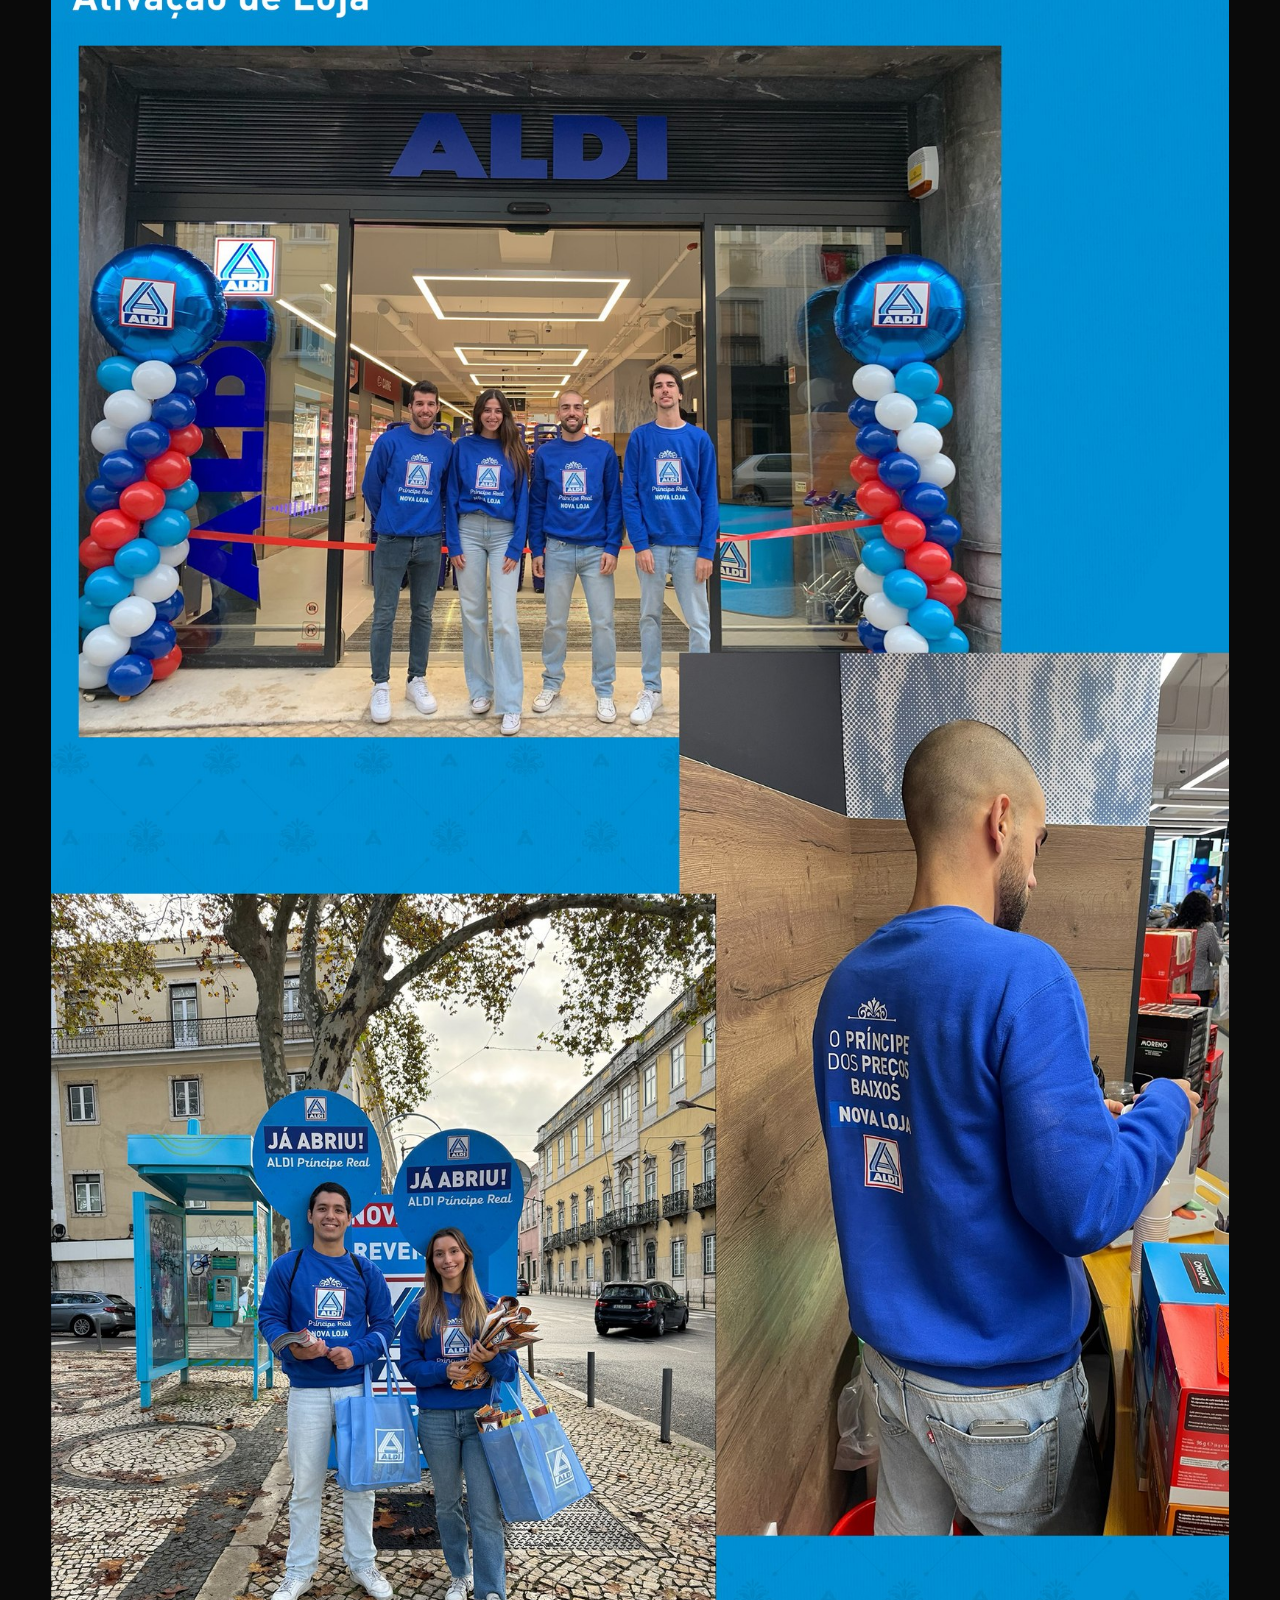
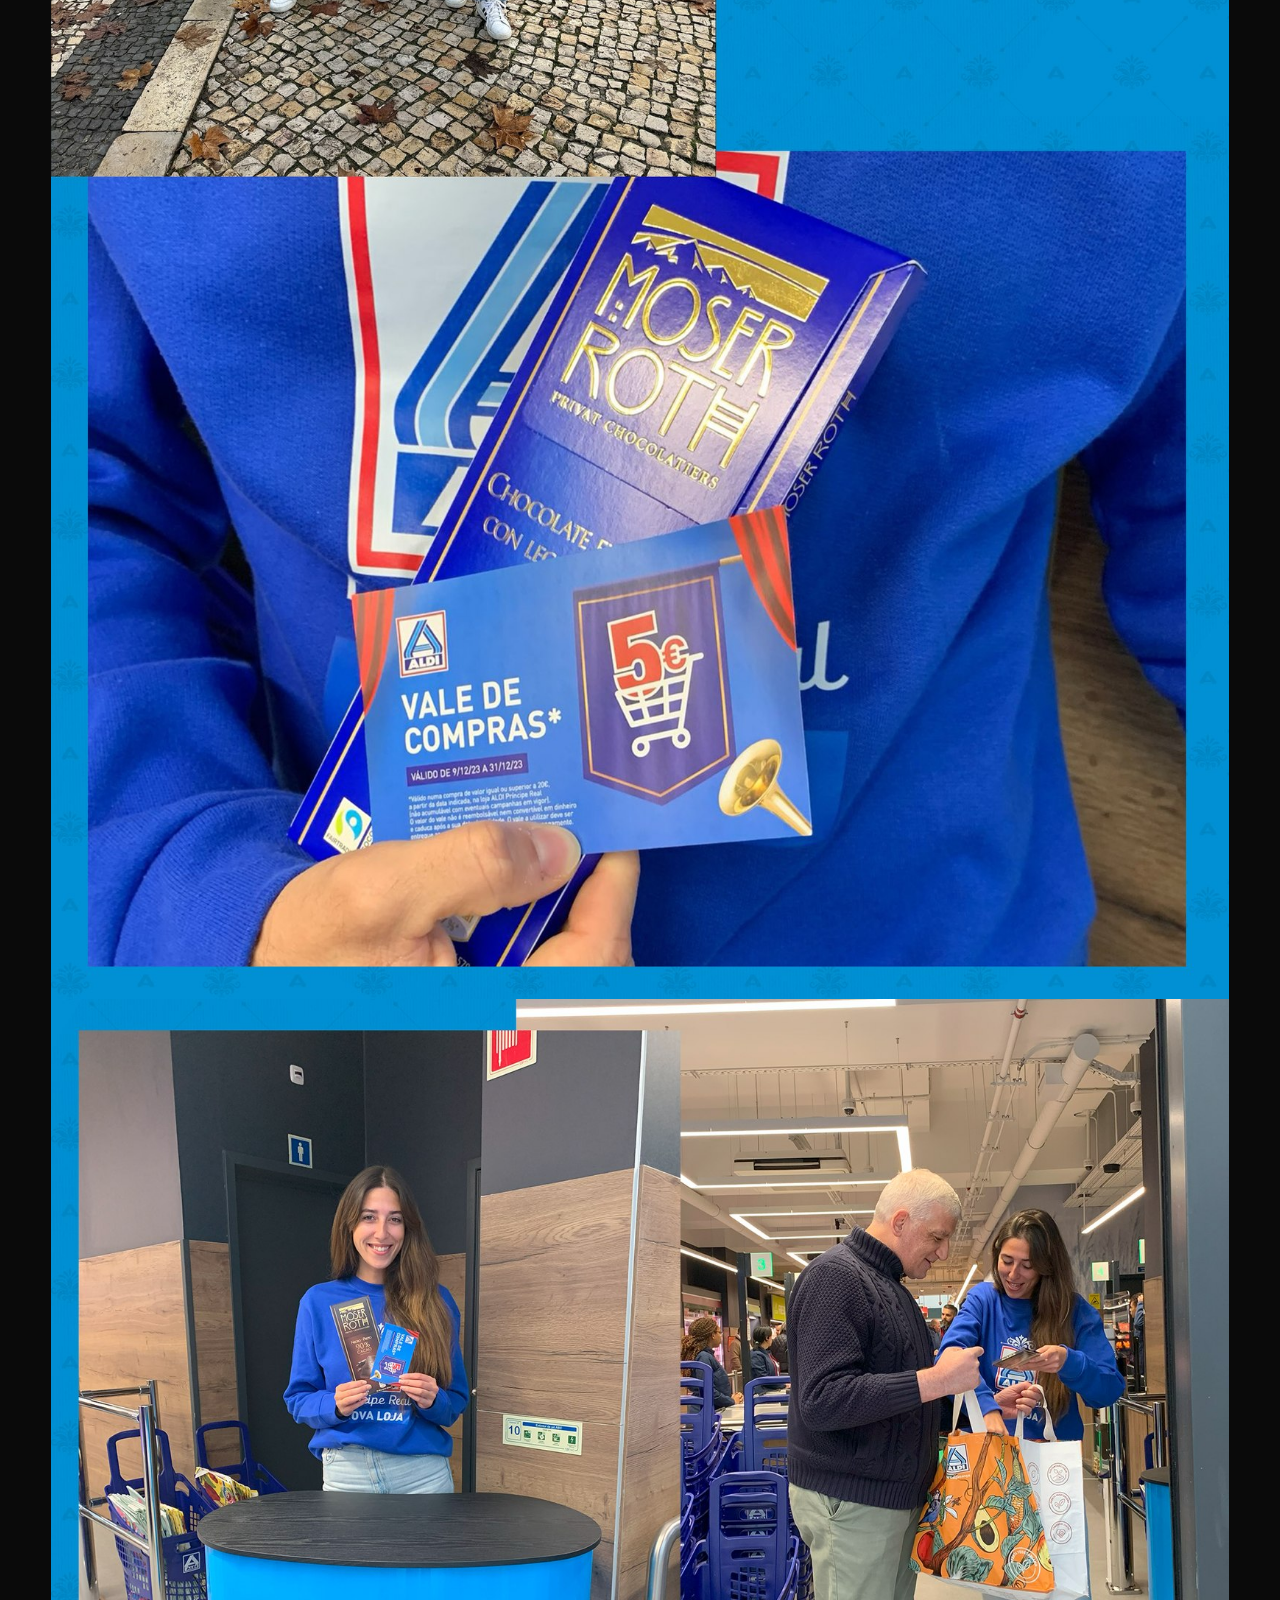
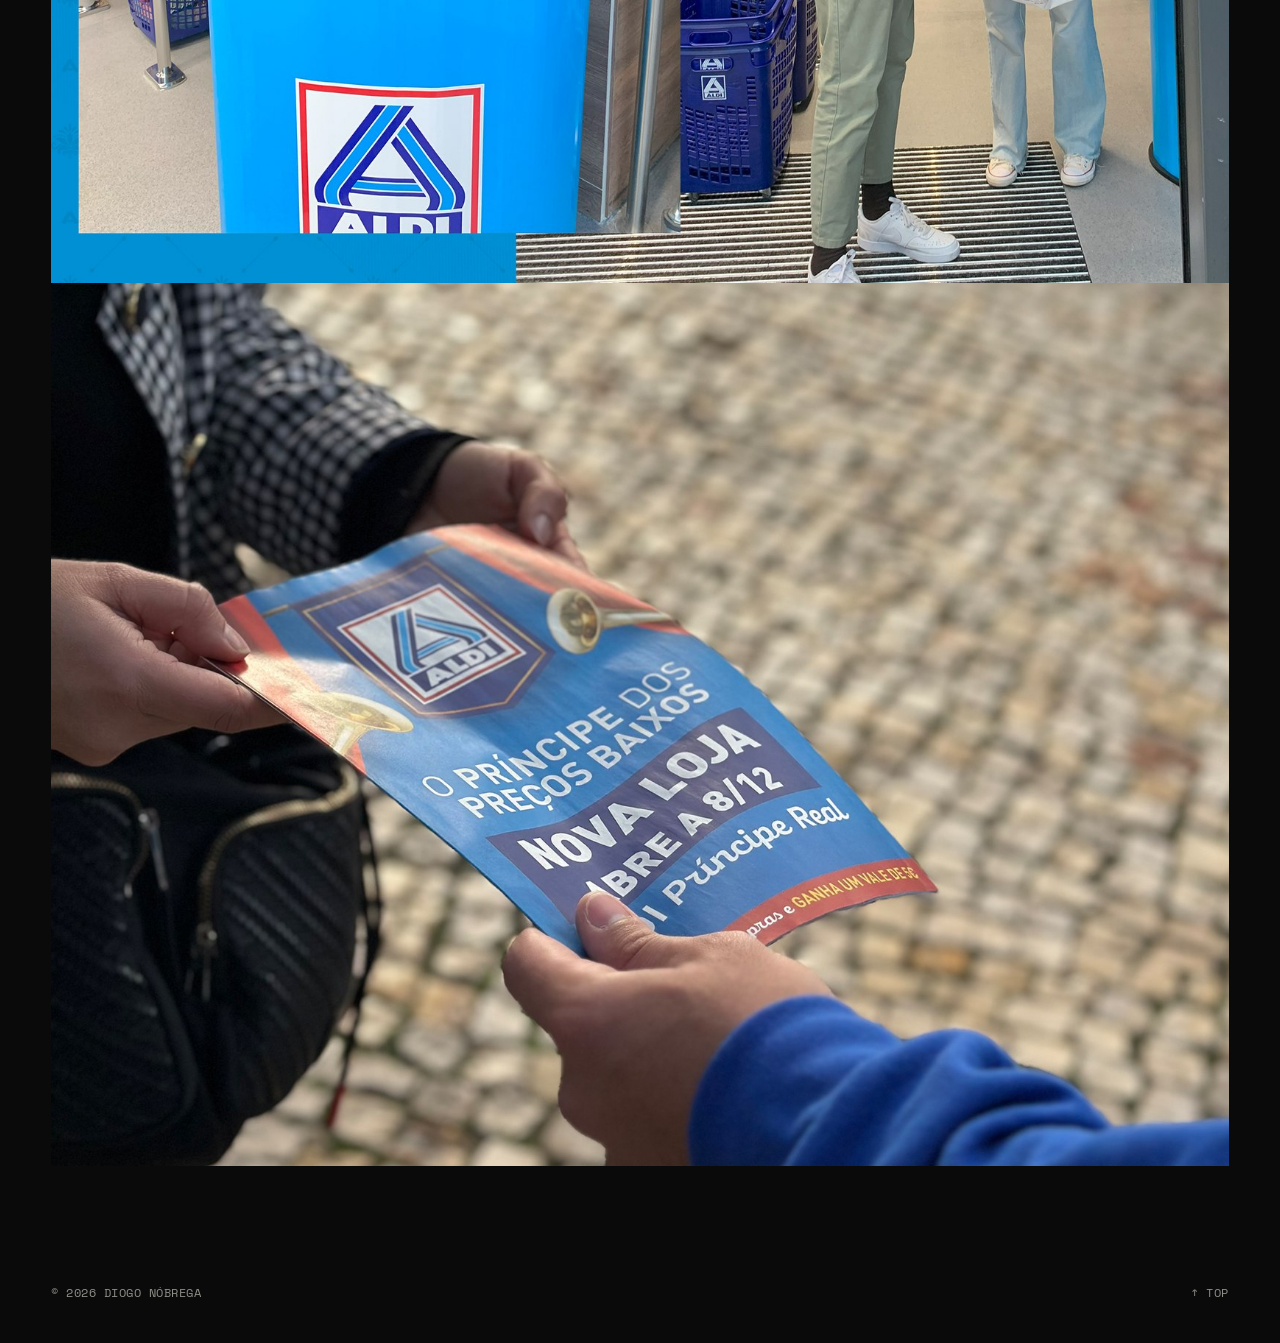
<file: aldi.html>
<!doctype html>
<html lang="en">
<head>
  <meta charset="UTF-8">
  <meta name="viewport" content="width=device-width, initial-scale=1">
  <title>ALDI — Príncipe Real · Diogo Nóbrega</title>
  <link rel="icon" type="image/svg+xml" href="assets/favicon.svg">
  <link rel="stylesheet" href="css/styles.css">
</head>
<body>
  <div class="wrap">
    <header class="site-header">
      <ul class="nav">
        <li><span class="chev">›</span> <a href="index.html">Portfolio</a></li>
        <li><span class="chev">›</span> <a href="about.html">About me</a></li>
        <li><span class="chev">›</span> <a href="assets/Diogo-Nobrega-CV.pdf" target="_blank" rel="noopener">Curriculum vitae</a></li>
      </ul>
    </header>

    <main class="project-main">
      <a class="back-link" href="index.html#work"><span class="chev">‹</span> Back to portfolio</a>

      <div class="project-head">
        <h1>ALDI <span class="chev">›</span> Abertura Príncipe Real</h1>
      </div>

      <div class="project-columns">
        <dl class="project-credits-col">
          <div><dt>Agency</dt><dd>WOLT — Energy for Brands</dd></div>
          <div><dt>Creative Director</dt><dd>Francisco Freitas</dd></div>
          <div><dt>Project Manager</dt><dd>Margarida Abegão / Rita Gouveia</dd></div>
          <div><dt>Design</dt><dd>Diogo Nóbrega</dd></div>
          <div><dt>Copy</dt><dd>José Horta</dd></div>
          <div><dt>Client</dt><dd>ALDI</dd></div>
        </dl>

        <div class="project-copy">
          <div class="lang-block">
            <span class="lang-tag">PT</span>
            <p>Com a abertura de um novo ALDI numa das zonas mais emblemáticas de Lisboa, fui desafiado a criar um visual que comunicasse de uma maneira chamativa esta abertura de loja.</p>
          </div>
          <div class="lang-block">
            <span class="lang-tag">EN</span>
            <p>With a new ALDI opening in one of Lisbon's most iconic neighbourhoods, I was challenged to create a visual that would announce the store opening in an eye-catching way.</p>
          </div>
        </div>
      </div>

      <div class="project-shots project-shots--flush">
        <img src="assets/aldi/aldi-01.jpg" alt="ALDI Príncipe Real campaign key visual" loading="lazy">
        <img src="assets/aldi/aldi-02.jpg" alt="ALDI Príncipe Real campaign artwork" loading="lazy">
        <img src="assets/aldi/aldi-03.jpg" alt="ALDI Príncipe Real campaign artwork" loading="lazy">
        <img src="assets/aldi/aldi-04.jpg" alt="ALDI Príncipe Real campaign artwork" loading="lazy">
        <img src="assets/aldi/aldi-05.jpg" alt="ALDI Príncipe Real campaign artwork" loading="lazy">
        <img src="assets/aldi/aldi-06.jpg" alt="ALDI Príncipe Real campaign artwork" loading="lazy">
        <img src="assets/aldi/aldi-07.jpg" alt="ALDI Príncipe Real campaign artwork" loading="lazy">
        <img src="assets/aldi/aldi-08.jpg" alt="ALDI Príncipe Real campaign artwork" loading="lazy">
        <img src="assets/aldi/aldi-09.jpg" alt="ALDI Príncipe Real campaign artwork" loading="lazy">
        <img src="assets/aldi/aldi-10.jpg" alt="ALDI Príncipe Real campaign artwork" loading="lazy">
        <img src="assets/aldi/aldi-11.jpg" alt="ALDI Príncipe Real campaign artwork" loading="lazy">
        <img src="assets/aldi/aldi-12.jpg" alt="ALDI Príncipe Real campaign artwork" loading="lazy">
      </div>
    </main>

    <footer class="site-footer">
      <span>© <span id="year"></span> Diogo Nóbrega</span>
      <a href="#top">↑ Top</a>
    </footer>
  </div>

  <script>document.getElementById("year").textContent = new Date().getFullYear();</script>
  <script src="js/main.js" defer></script>
</body>
</html>
</file>
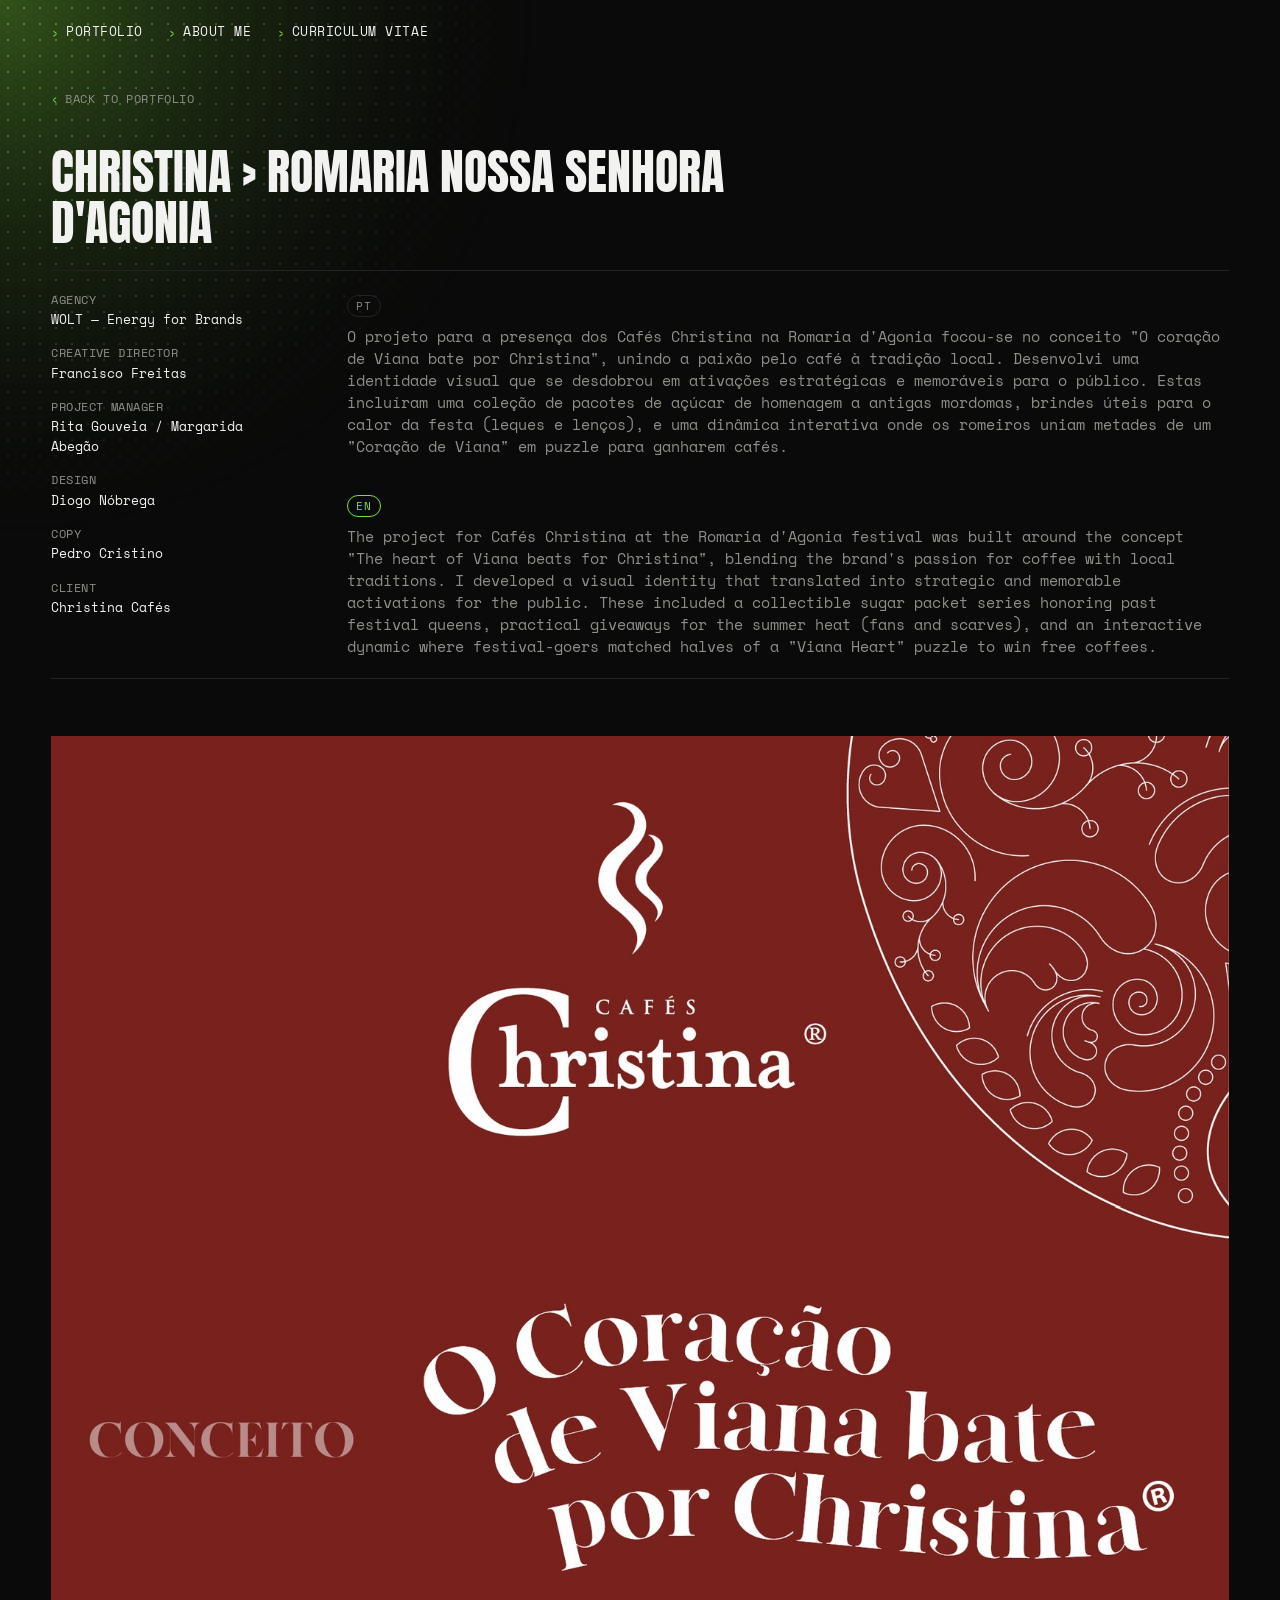
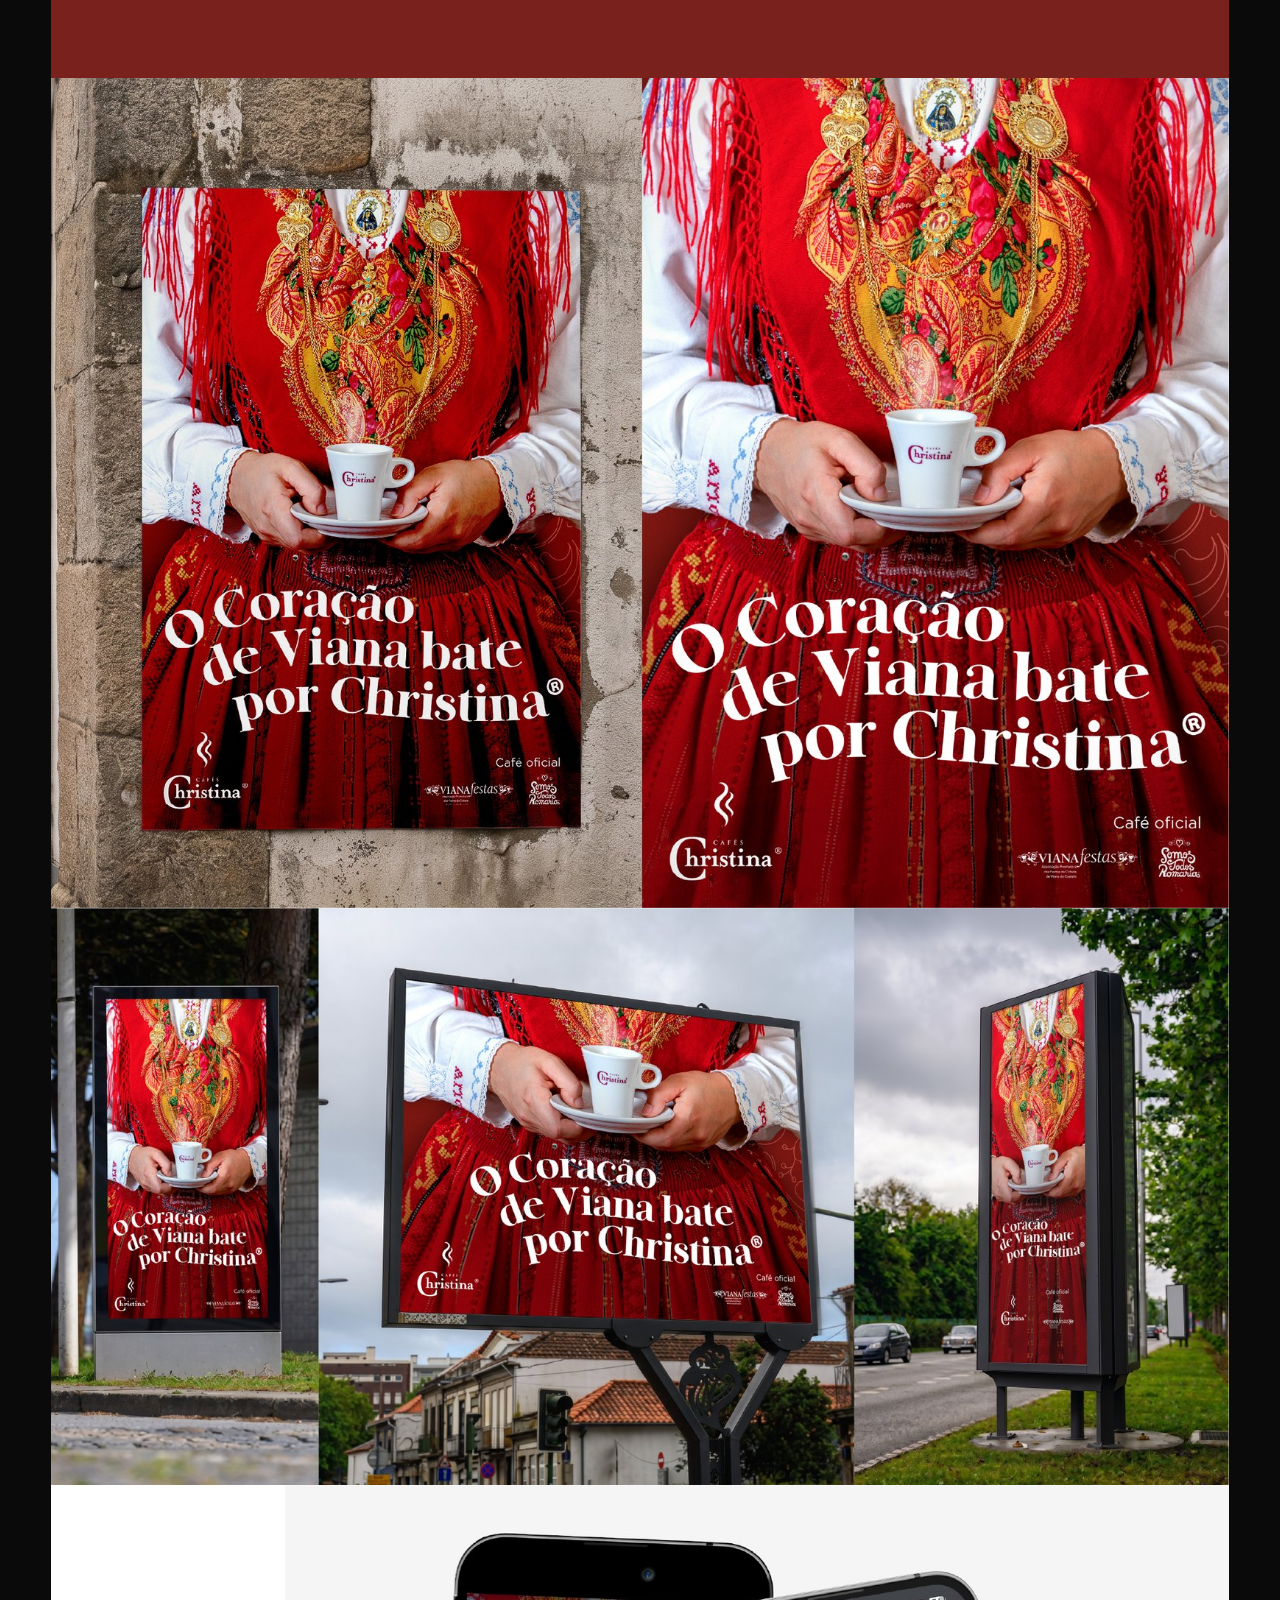
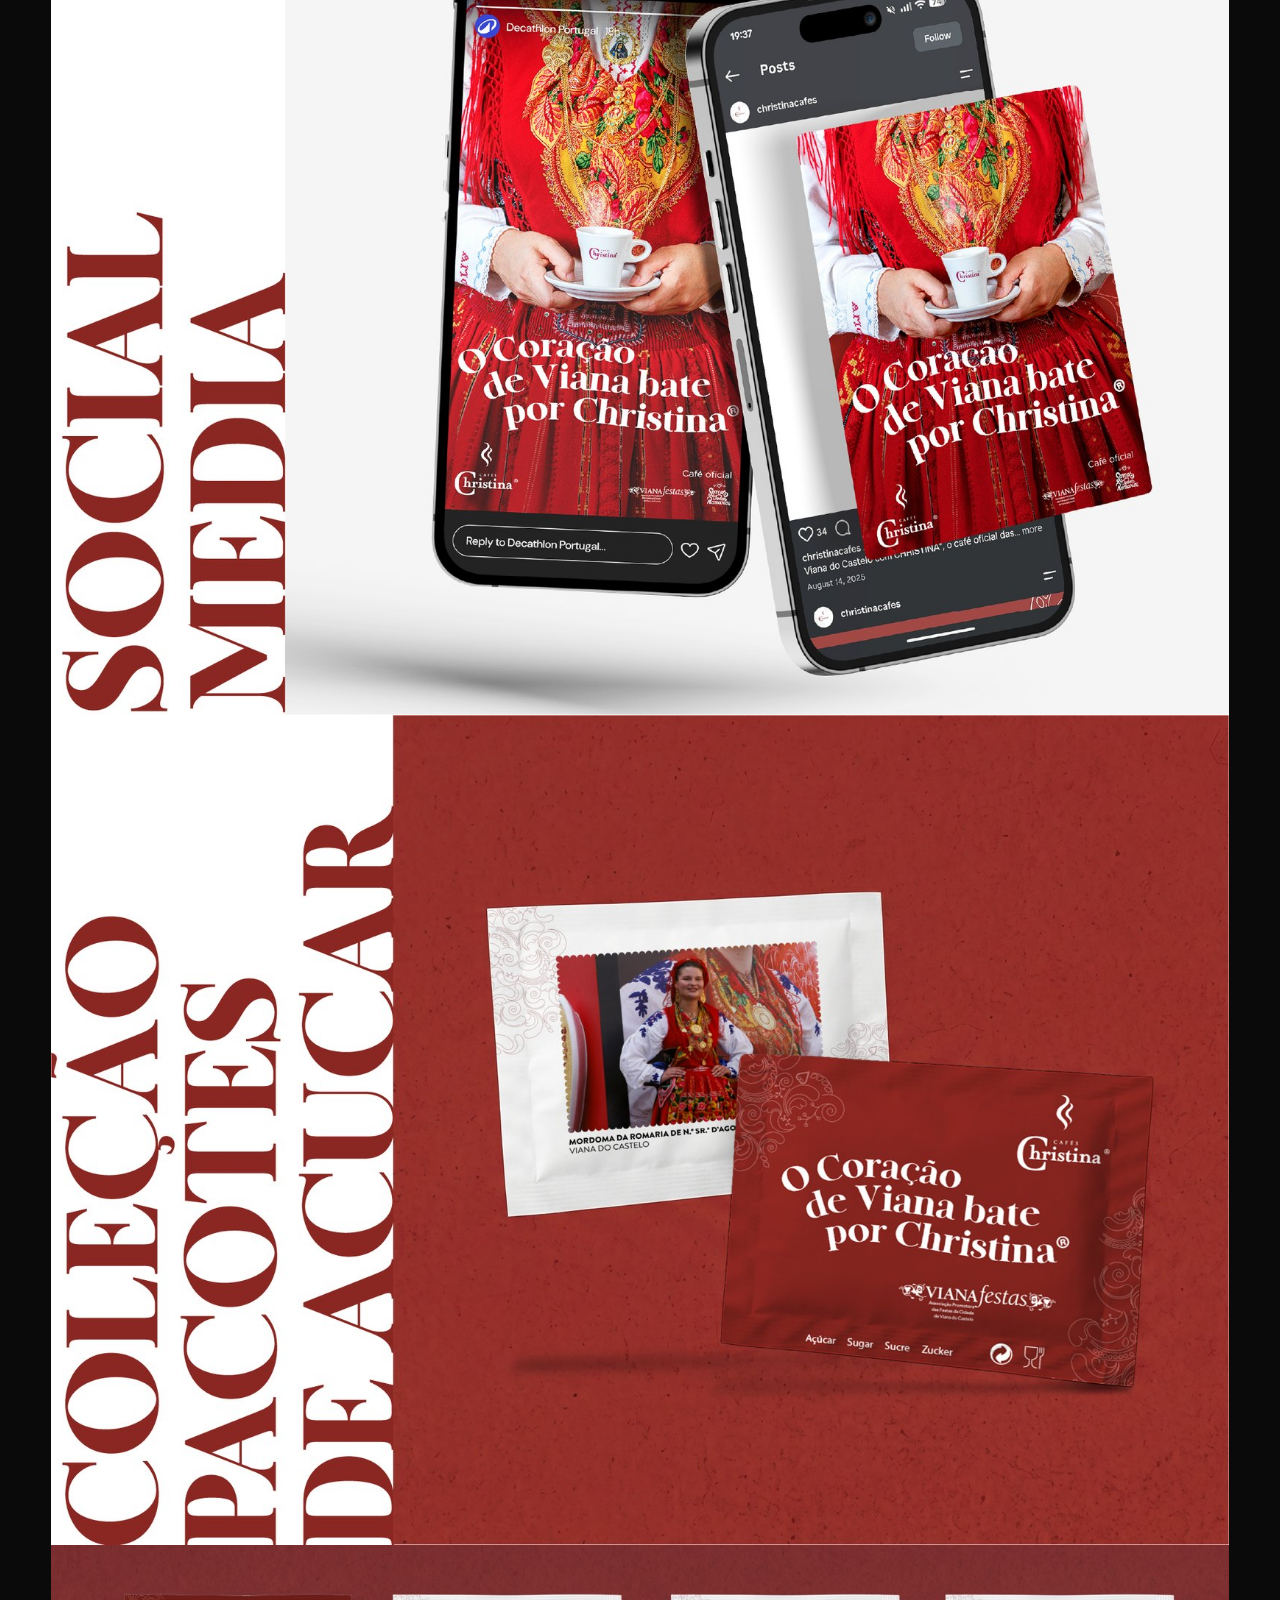
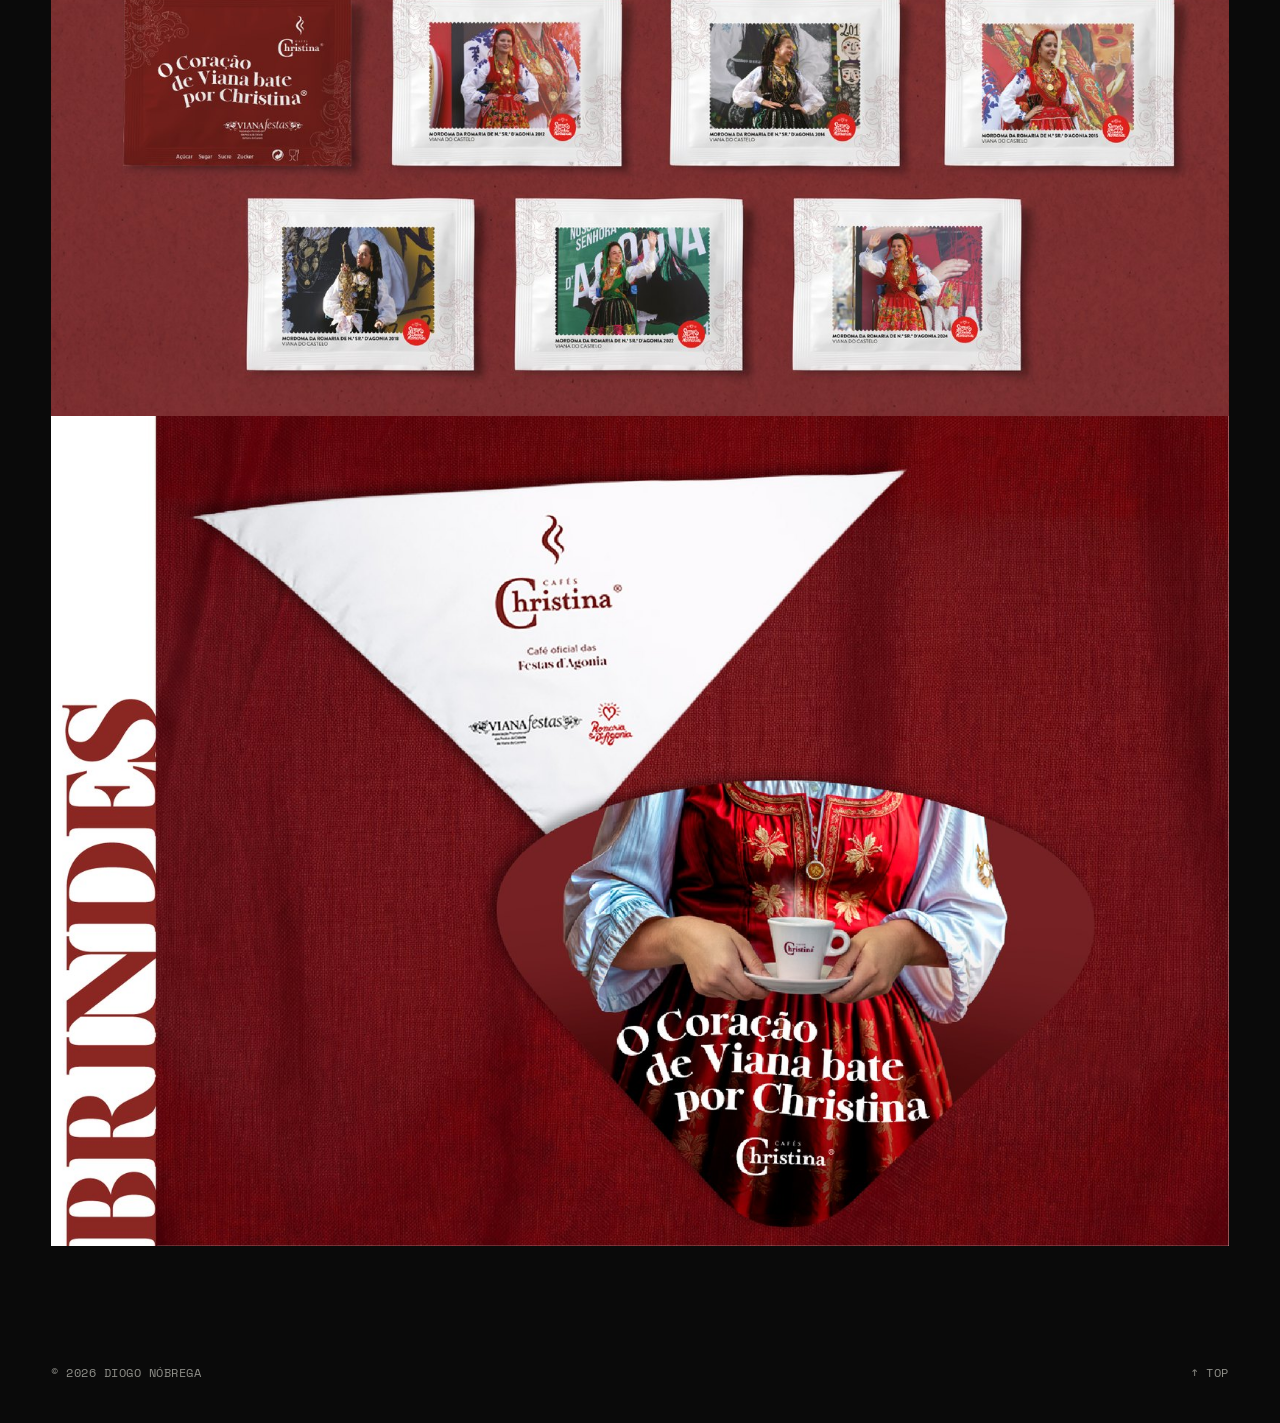
<file: christina.html>
<!doctype html>
<html lang="en">
<head>
  <meta charset="UTF-8">
  <meta name="viewport" content="width=device-width, initial-scale=1">
  <title>Christina — Romaria Nossa Senhora d'Agonia · Diogo Nóbrega</title>
  <link rel="icon" type="image/svg+xml" href="assets/favicon.svg">
  <link rel="stylesheet" href="css/styles.css">
</head>
<body>
  <div class="wrap">
    <header class="site-header">
      <ul class="nav">
        <li><span class="chev">›</span> <a href="index.html">Portfolio</a></li>
        <li><span class="chev">›</span> <a href="about.html">About me</a></li>
        <li><span class="chev">›</span> <a href="assets/Diogo-Nobrega-CV.pdf" target="_blank" rel="noopener">Curriculum vitae</a></li>
      </ul>
    </header>

    <main class="project-main">
      <a class="back-link" href="index.html#work"><span class="chev">‹</span> Back to portfolio</a>

      <div class="project-head">
        <h1>Christina <span class="chev">›</span> Romaria Nossa Senhora d'Agonia</h1>
      </div>

      <div class="project-columns">
        <dl class="project-credits-col">
          <div><dt>Agency</dt><dd>WOLT — Energy for Brands</dd></div>
          <div><dt>Creative Director</dt><dd>Francisco Freitas</dd></div>
          <div><dt>Project Manager</dt><dd>Rita Gouveia / Margarida Abegão</dd></div>
          <div><dt>Design</dt><dd>Diogo Nóbrega</dd></div>
          <div><dt>Copy</dt><dd>Pedro Cristino</dd></div>
          <div><dt>Client</dt><dd>Christina Cafés</dd></div>
        </dl>

        <div class="project-copy">
          <div class="lang-block">
            <span class="lang-tag">PT</span>
            <p>O projeto para a presença dos Cafés Christina na Romaria d'Agonia focou-se no conceito "O coração de Viana bate por Christina", unindo a paixão pelo café à tradição local. Desenvolvi uma identidade visual que se desdobrou em ativações estratégicas e memoráveis para o público. Estas incluíram uma coleção de pacotes de açúcar de homenagem a antigas mordomas, brindes úteis para o calor da festa (leques e lenços), e uma dinâmica interativa onde os romeiros uniam metades de um "Coração de Viana" em puzzle para ganharem cafés.</p>
          </div>
          <div class="lang-block">
            <span class="lang-tag">EN</span>
            <p>The project for Cafés Christina at the Romaria d'Agonia festival was built around the concept "The heart of Viana beats for Christina", blending the brand's passion for coffee with local traditions. I developed a visual identity that translated into strategic and memorable activations for the public. These included a collectible sugar packet series honoring past festival queens, practical giveaways for the summer heat (fans and scarves), and an interactive dynamic where festival-goers matched halves of a "Viana Heart" puzzle to win free coffees.</p>
          </div>
        </div>
      </div>

      <div class="project-shots project-shots--flush">
        <img src="assets/christina/christina-01.jpg" alt="Key visual — O coração de Viana bate por Christina" loading="lazy">
        <img src="assets/christina/christina-02.jpg" alt="Cafés Christina logo lockup" loading="lazy">
        <img src="assets/christina/christina-03.jpg" alt="Poster mockups on a stone wall" loading="lazy">
        <img src="assets/christina/christina-04.jpg" alt="Outdoor billboard and street furniture mockups" loading="lazy">
        <img src="assets/christina/christina-05.jpg" alt="Social media mockups on phone screens" loading="lazy">
        <img src="assets/christina/christina-06.jpg" alt="Concept for the collectible sugar packet series" loading="lazy">
        <img src="assets/christina/christina-07.jpg" alt="Full sugar packet collection honoring past festival queens" loading="lazy">
        <img src="assets/christina/christina-08.jpg" alt="Fan and scarf giveaways" loading="lazy">
      </div>
    </main>

    <footer class="site-footer">
      <span>© <span id="year"></span> Diogo Nóbrega</span>
      <a href="#top">↑ Top</a>
    </footer>
  </div>

  <script>document.getElementById("year").textContent = new Date().getFullYear();</script>
  <script src="js/main.js" defer></script>
</body>
</html>
</file>
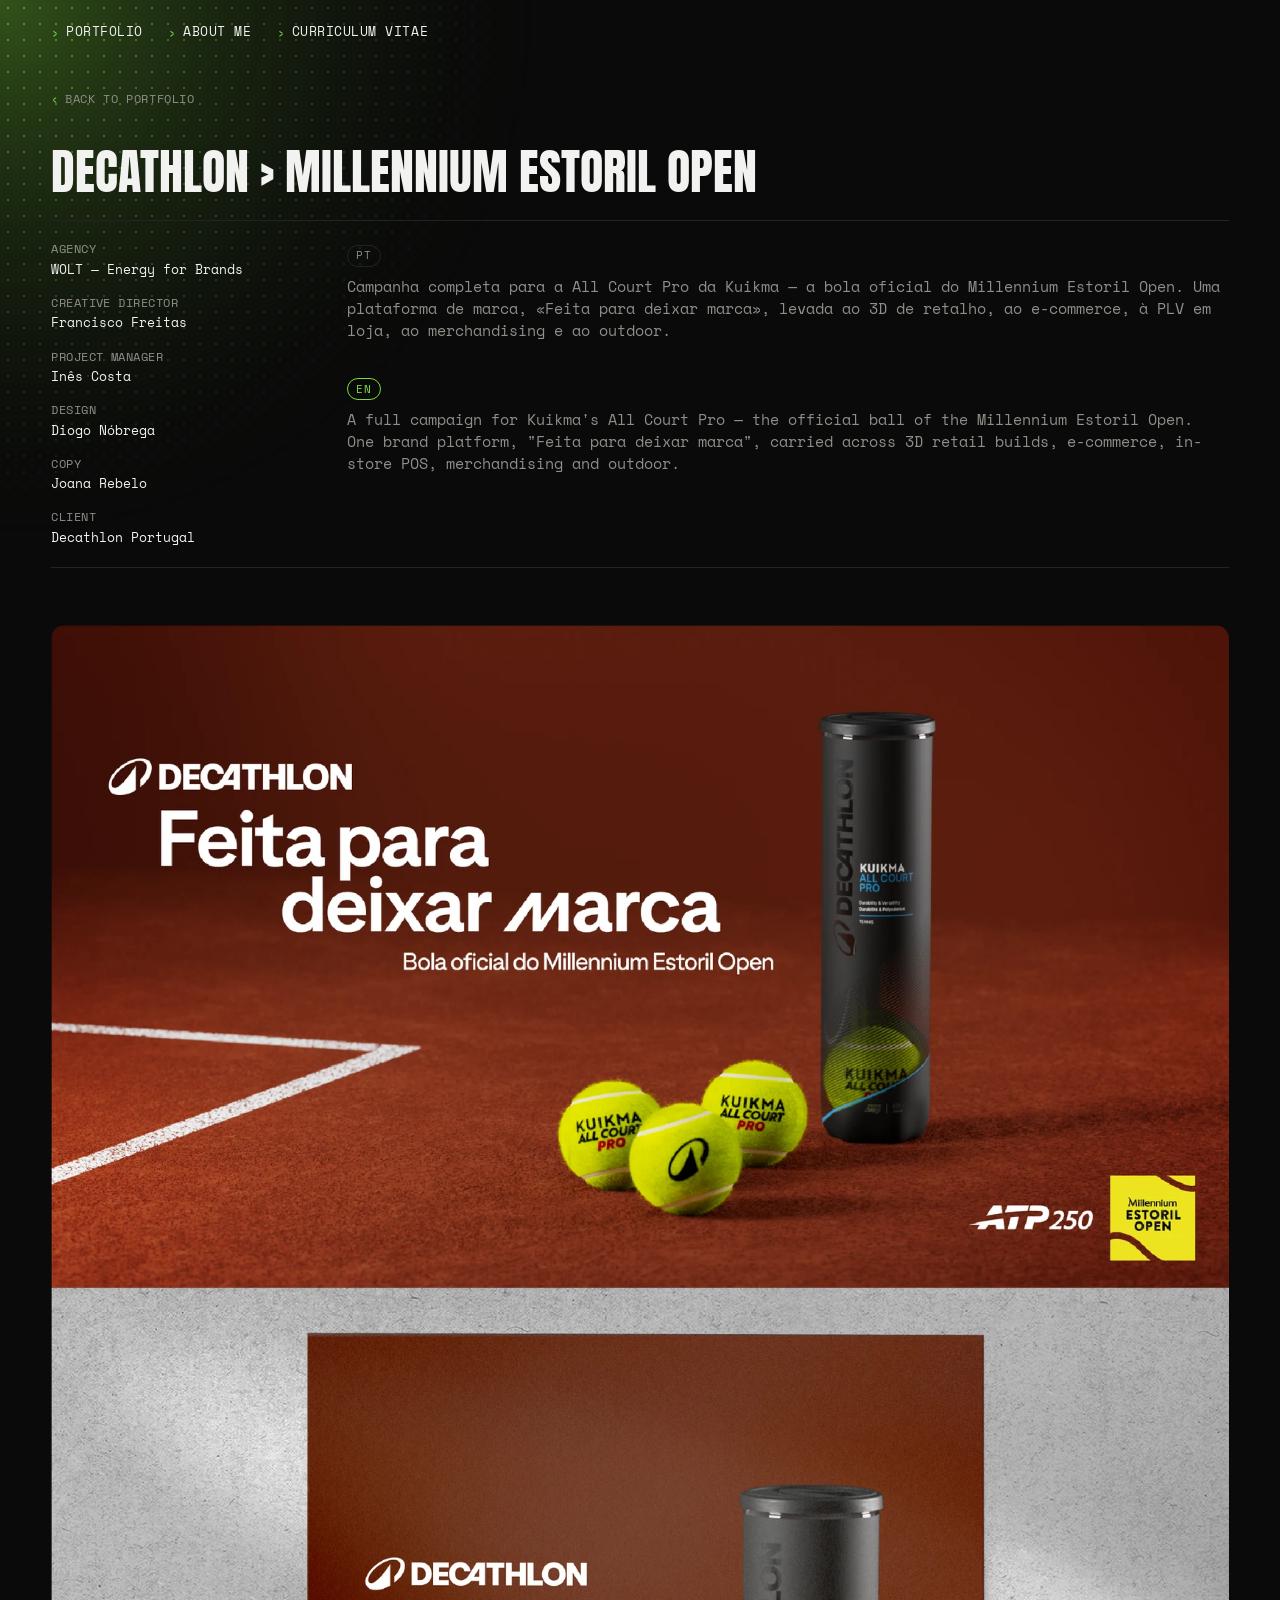
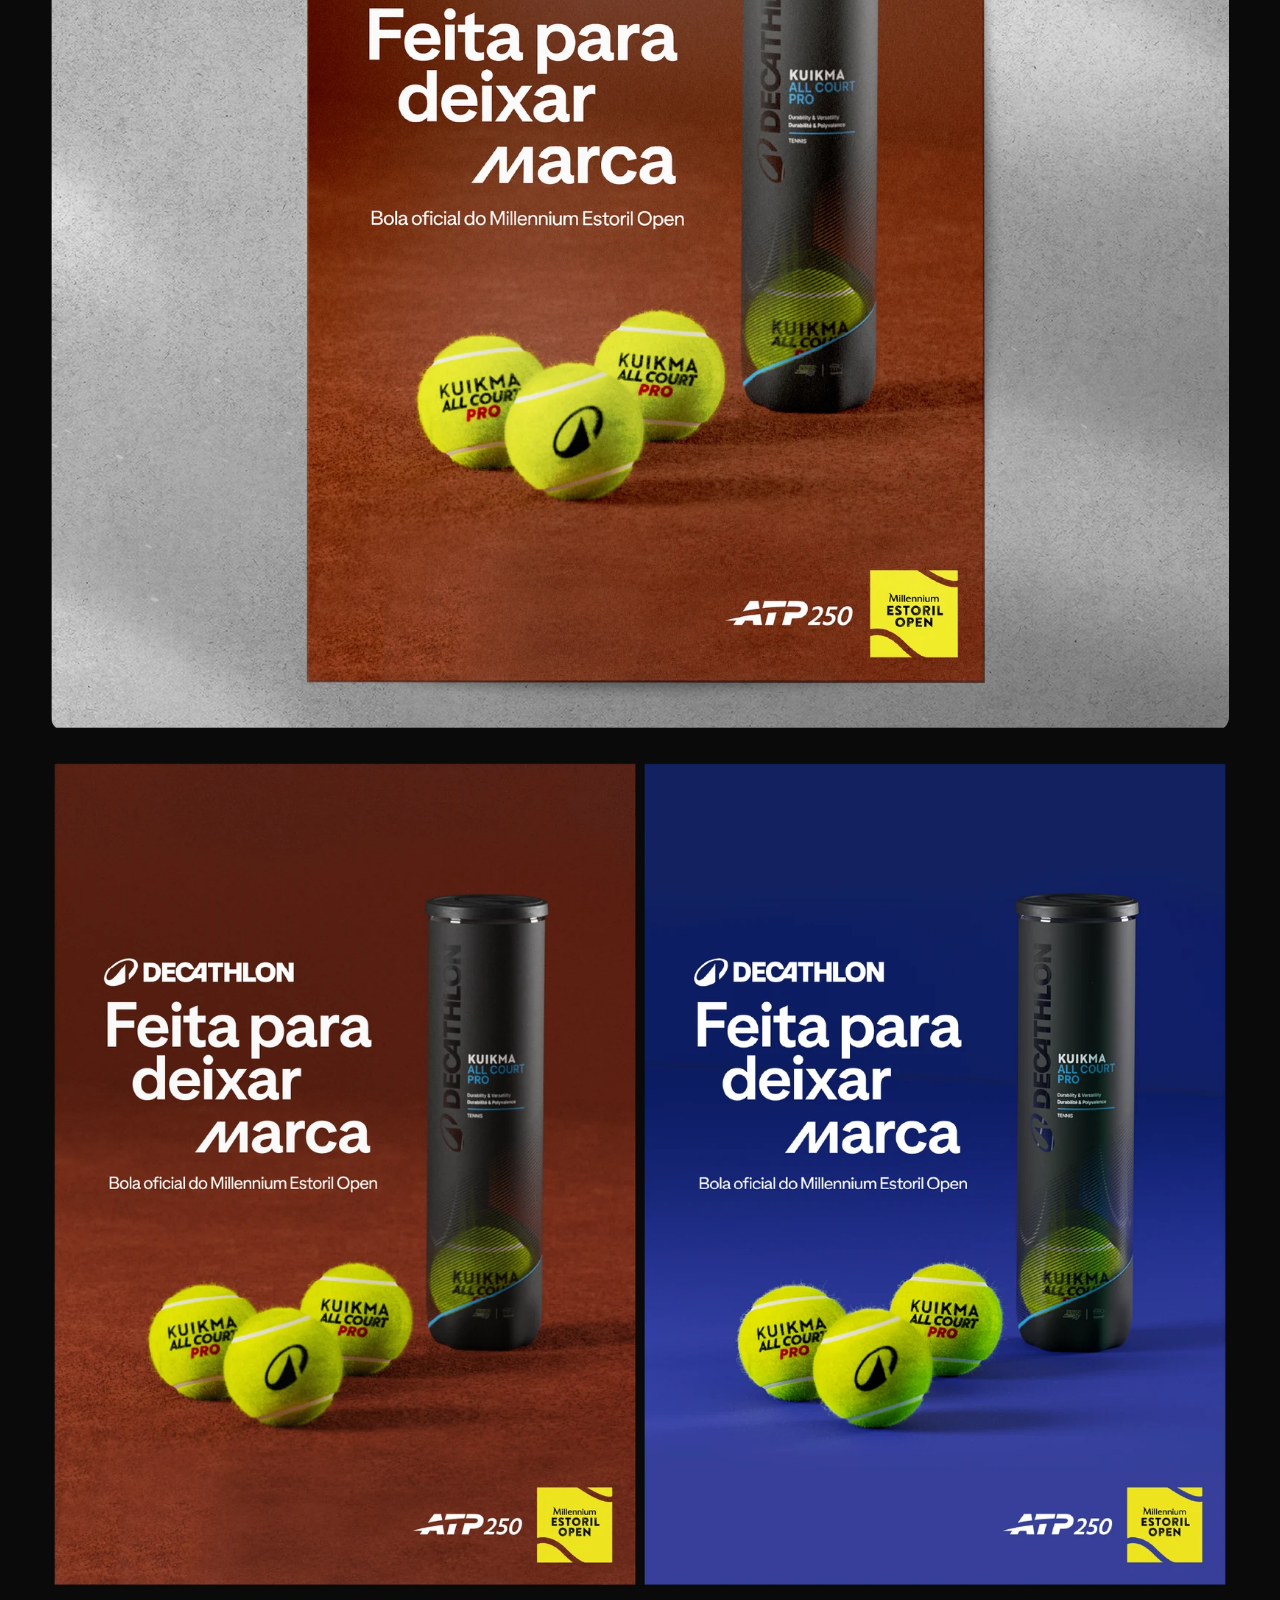
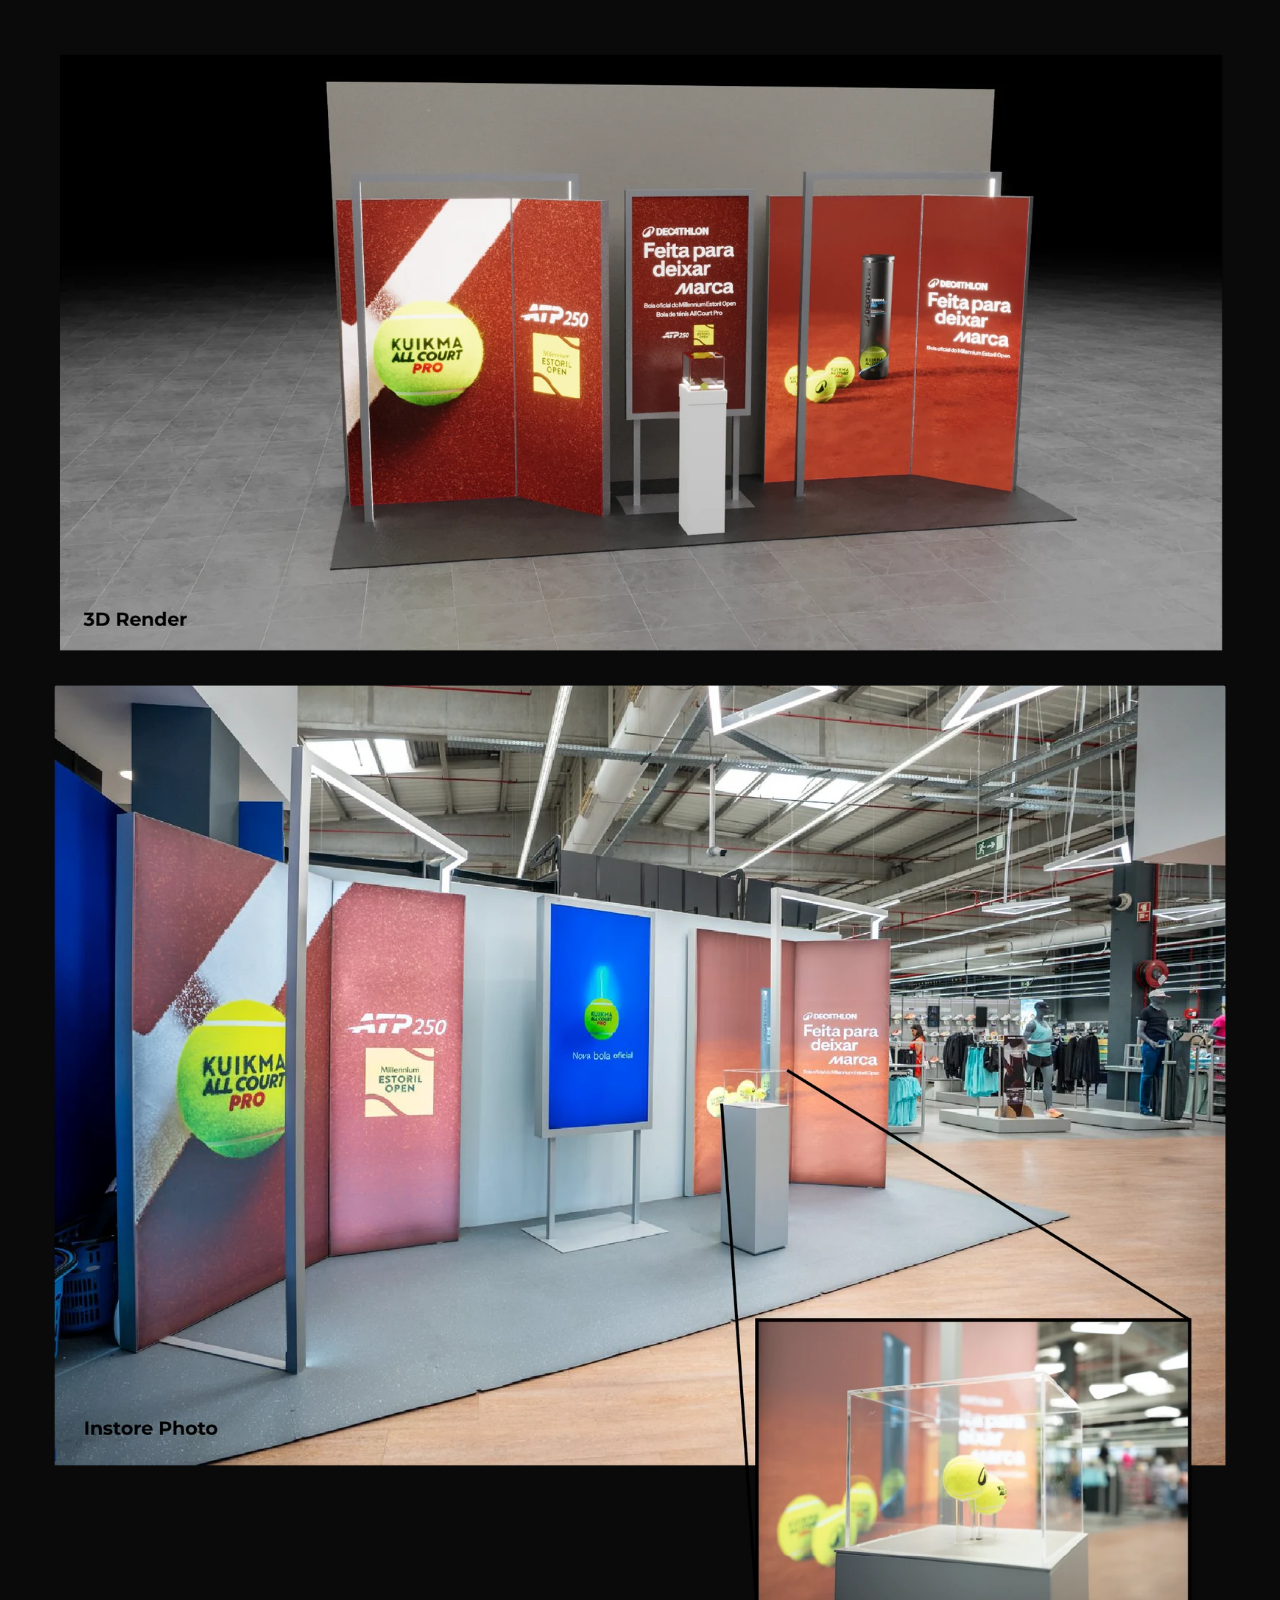
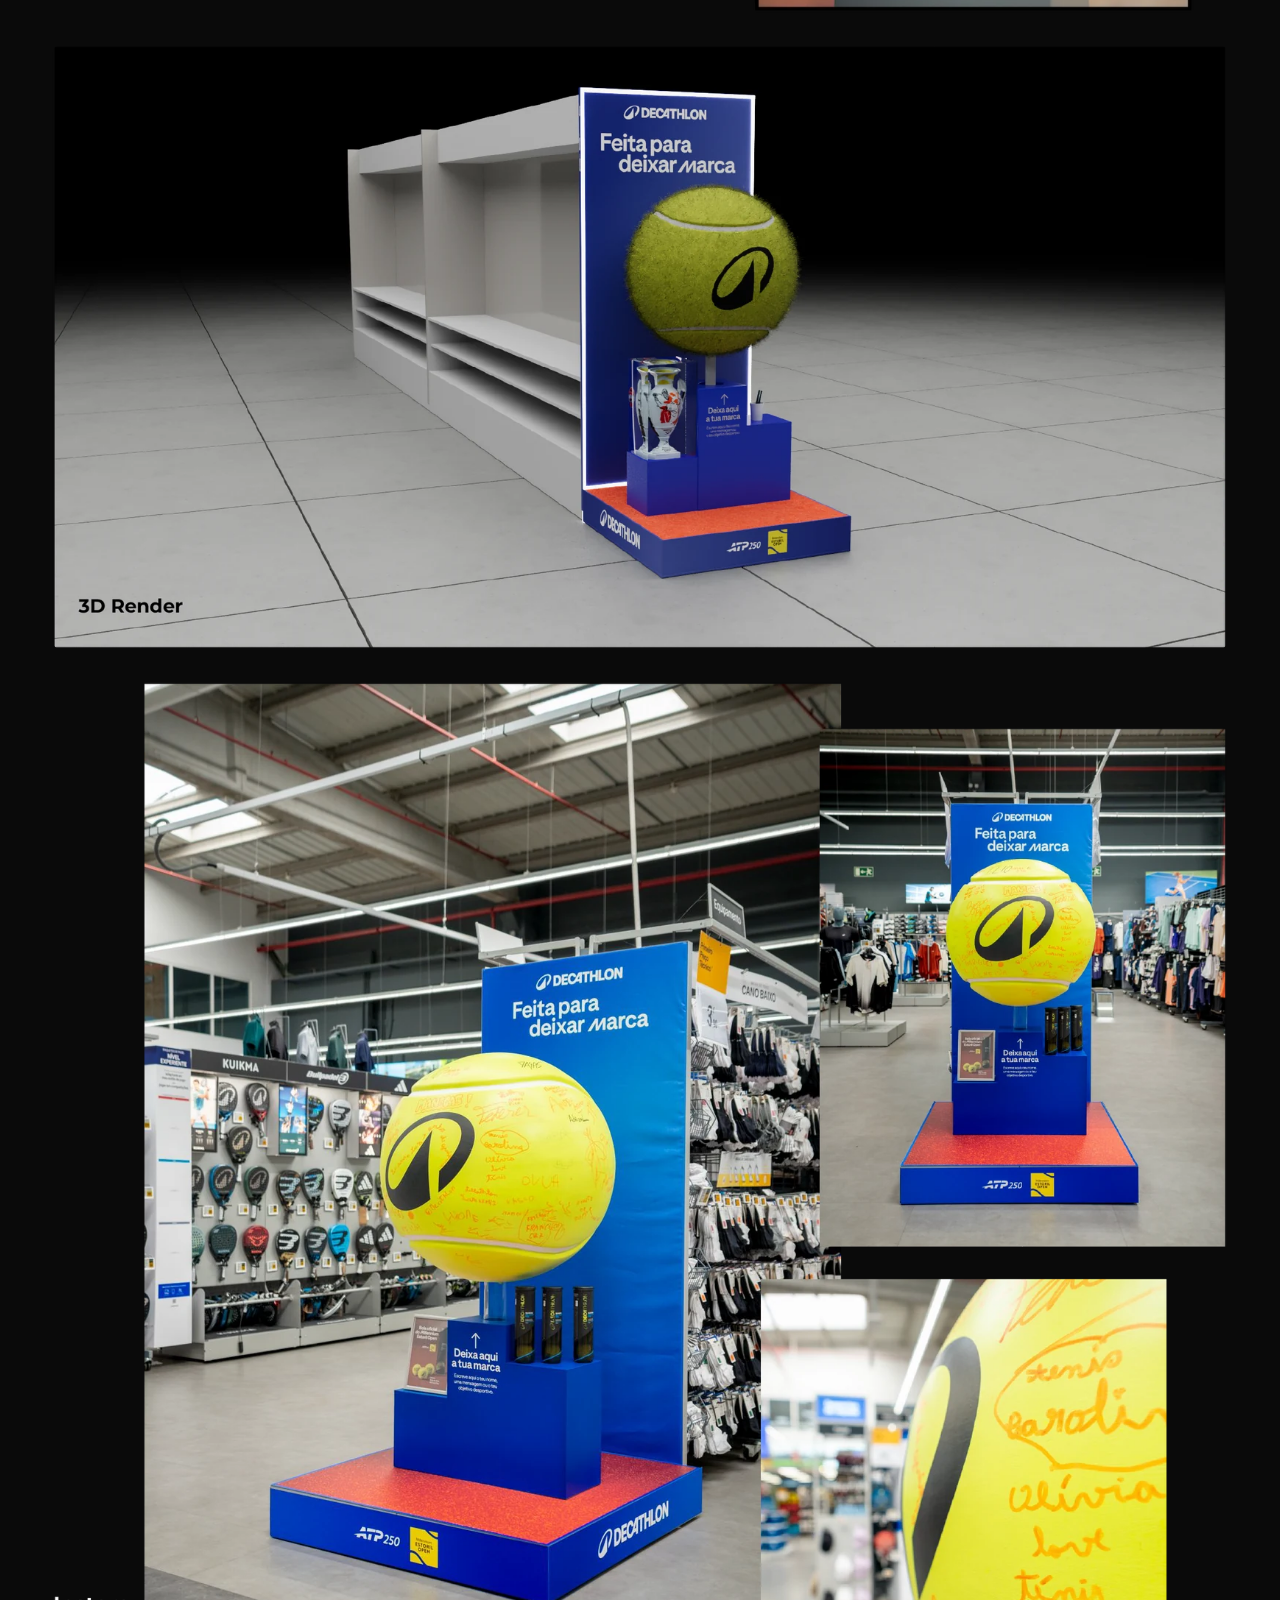
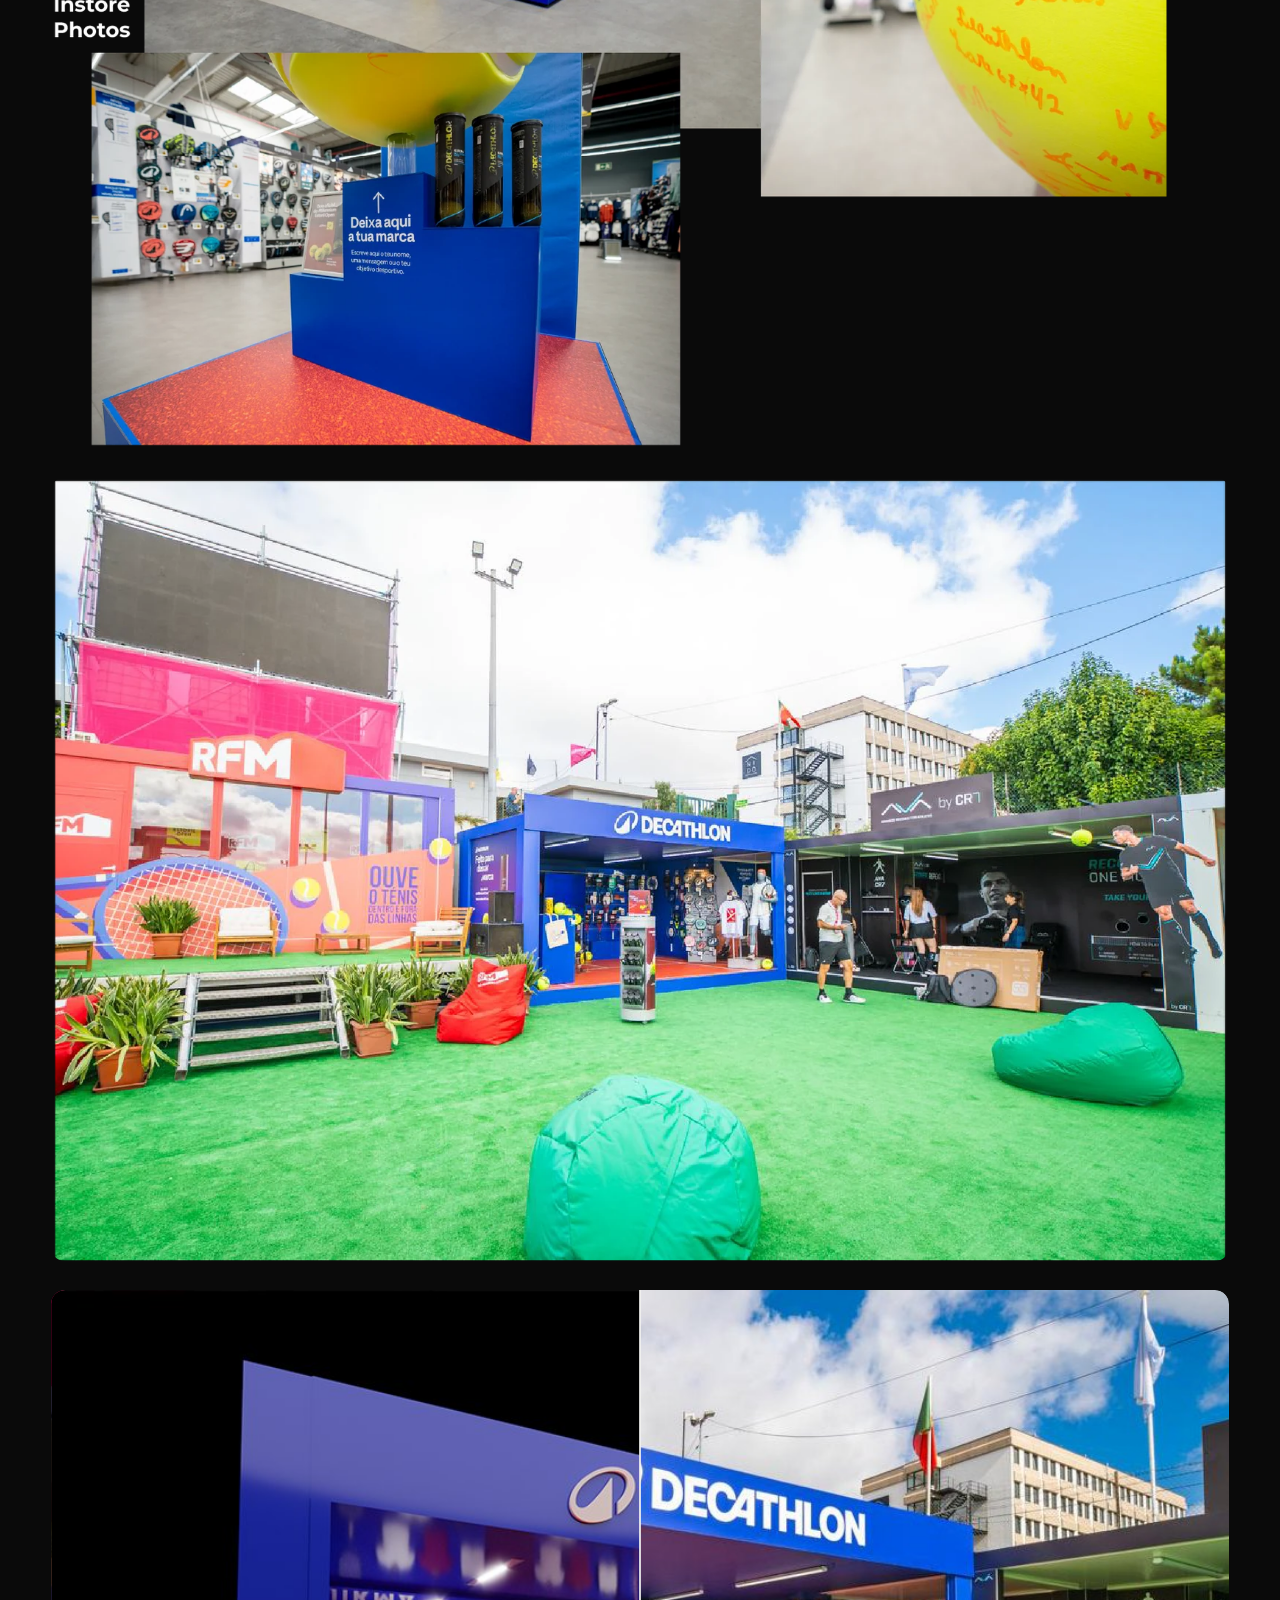
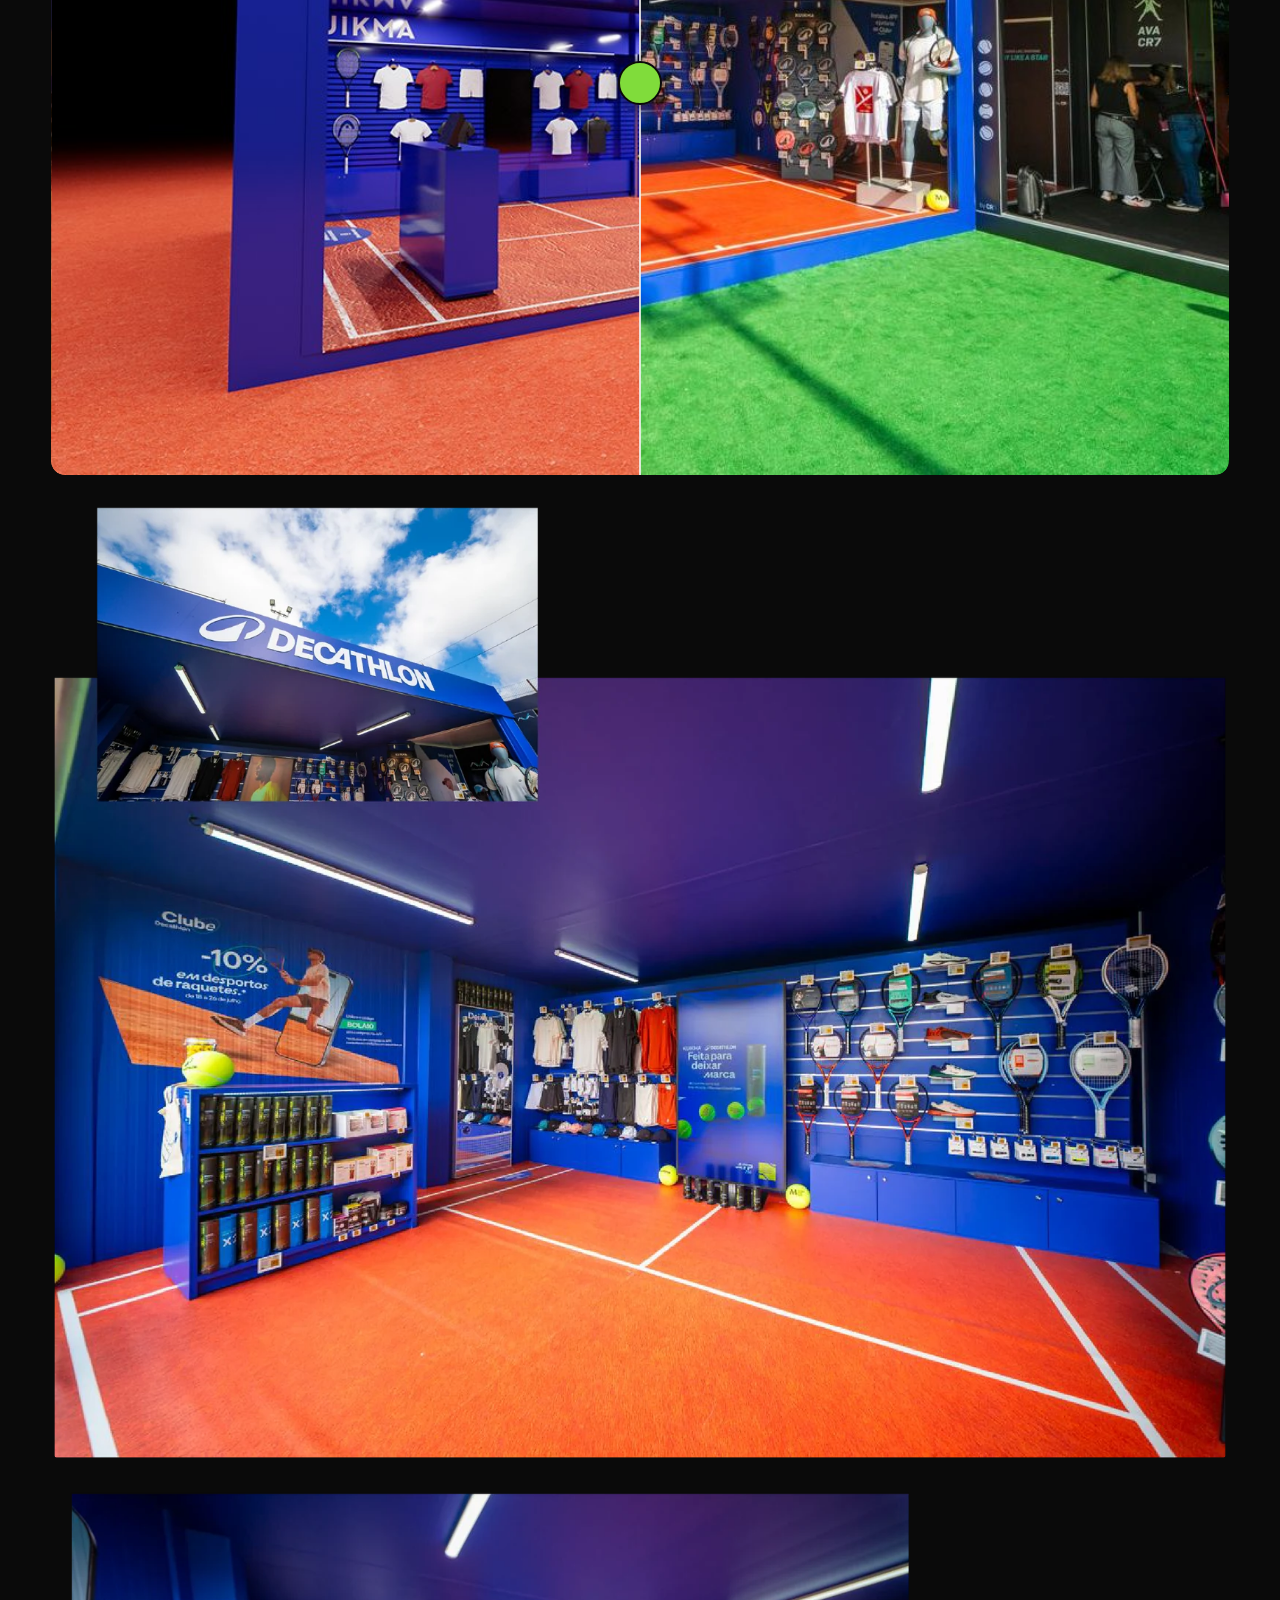
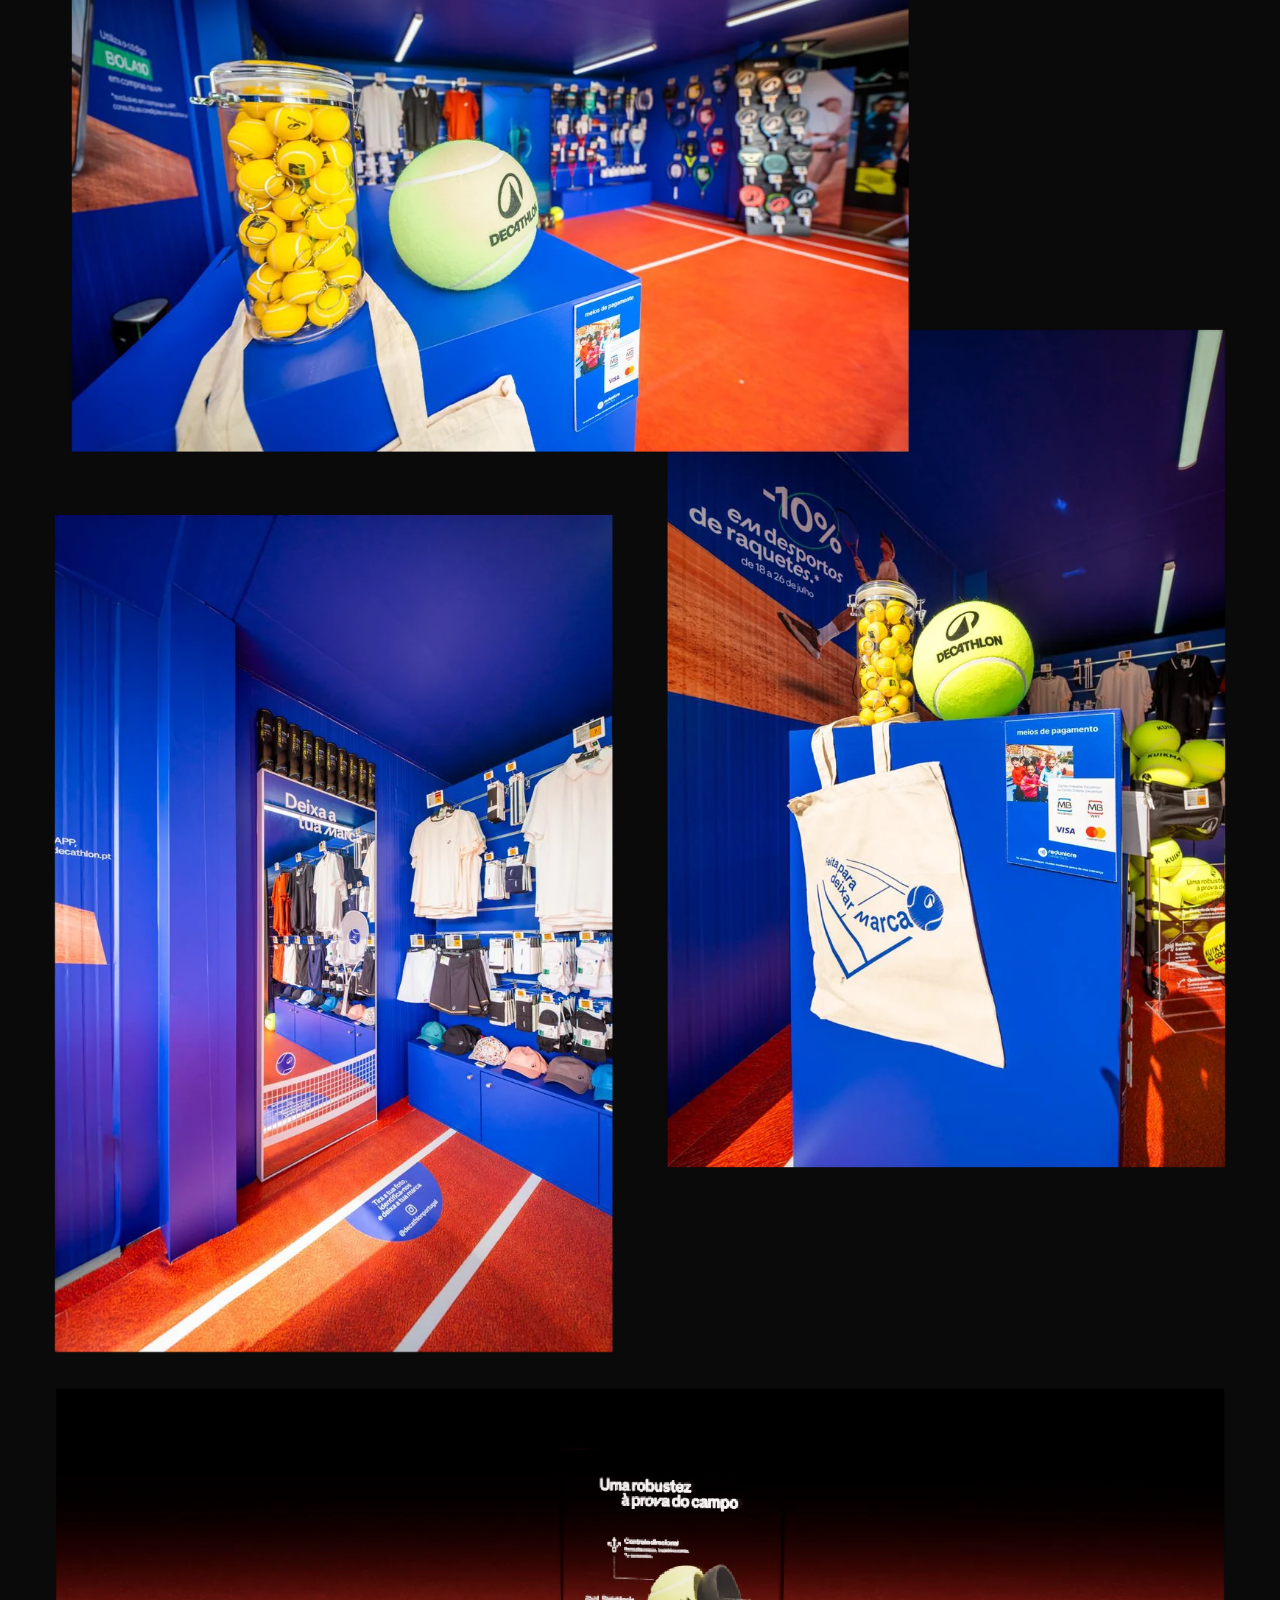
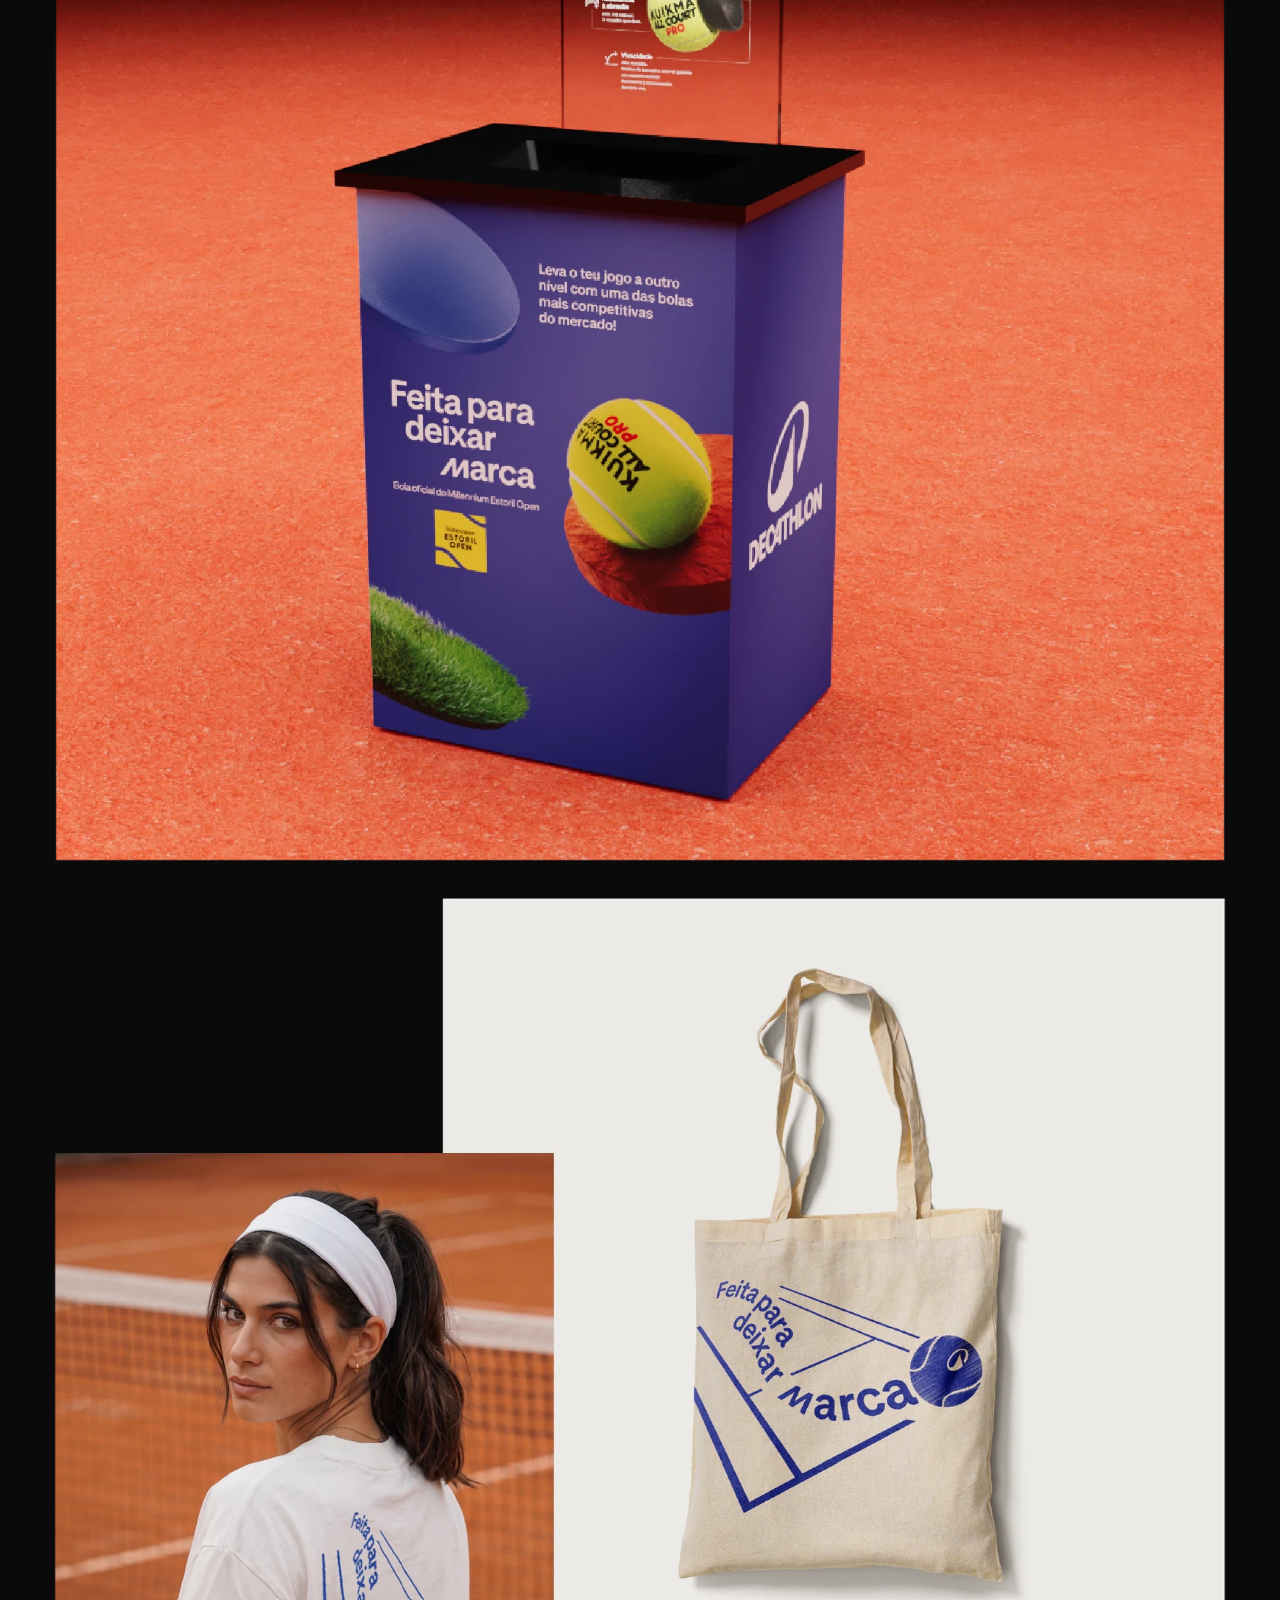
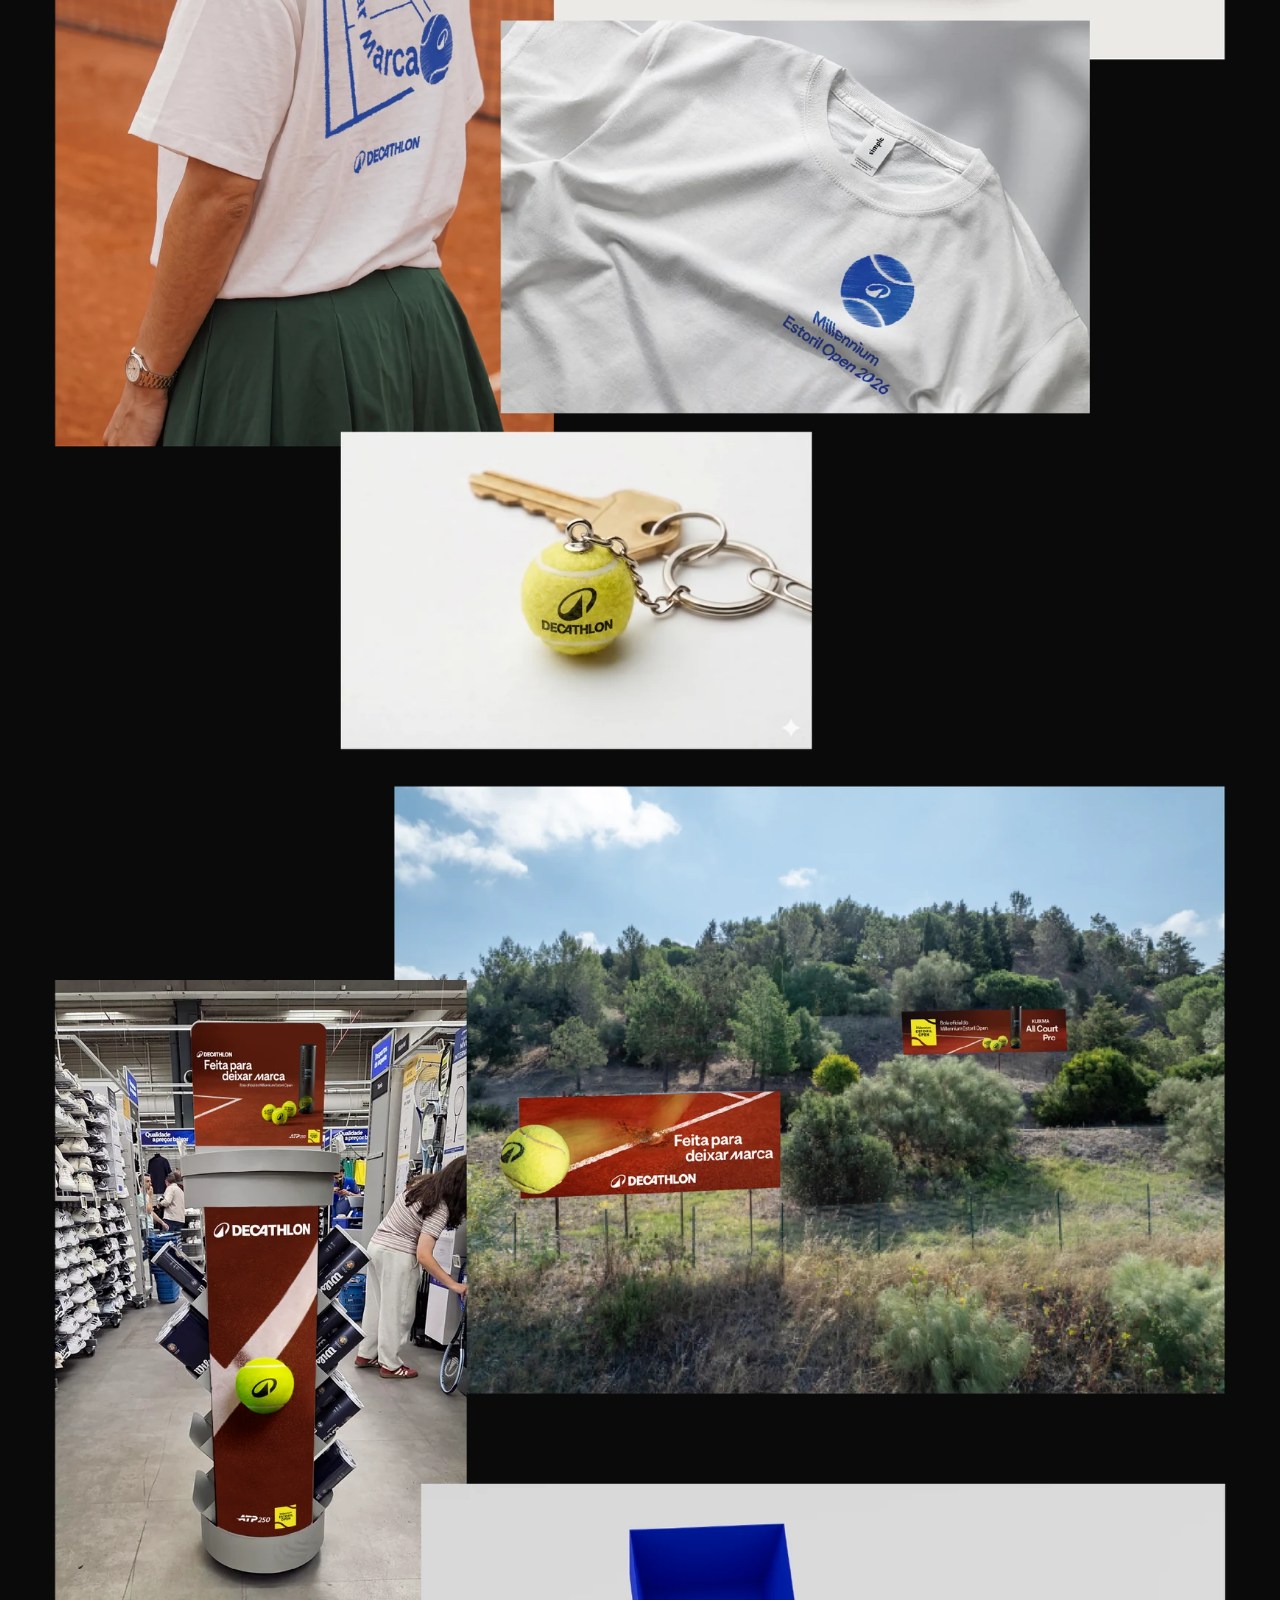
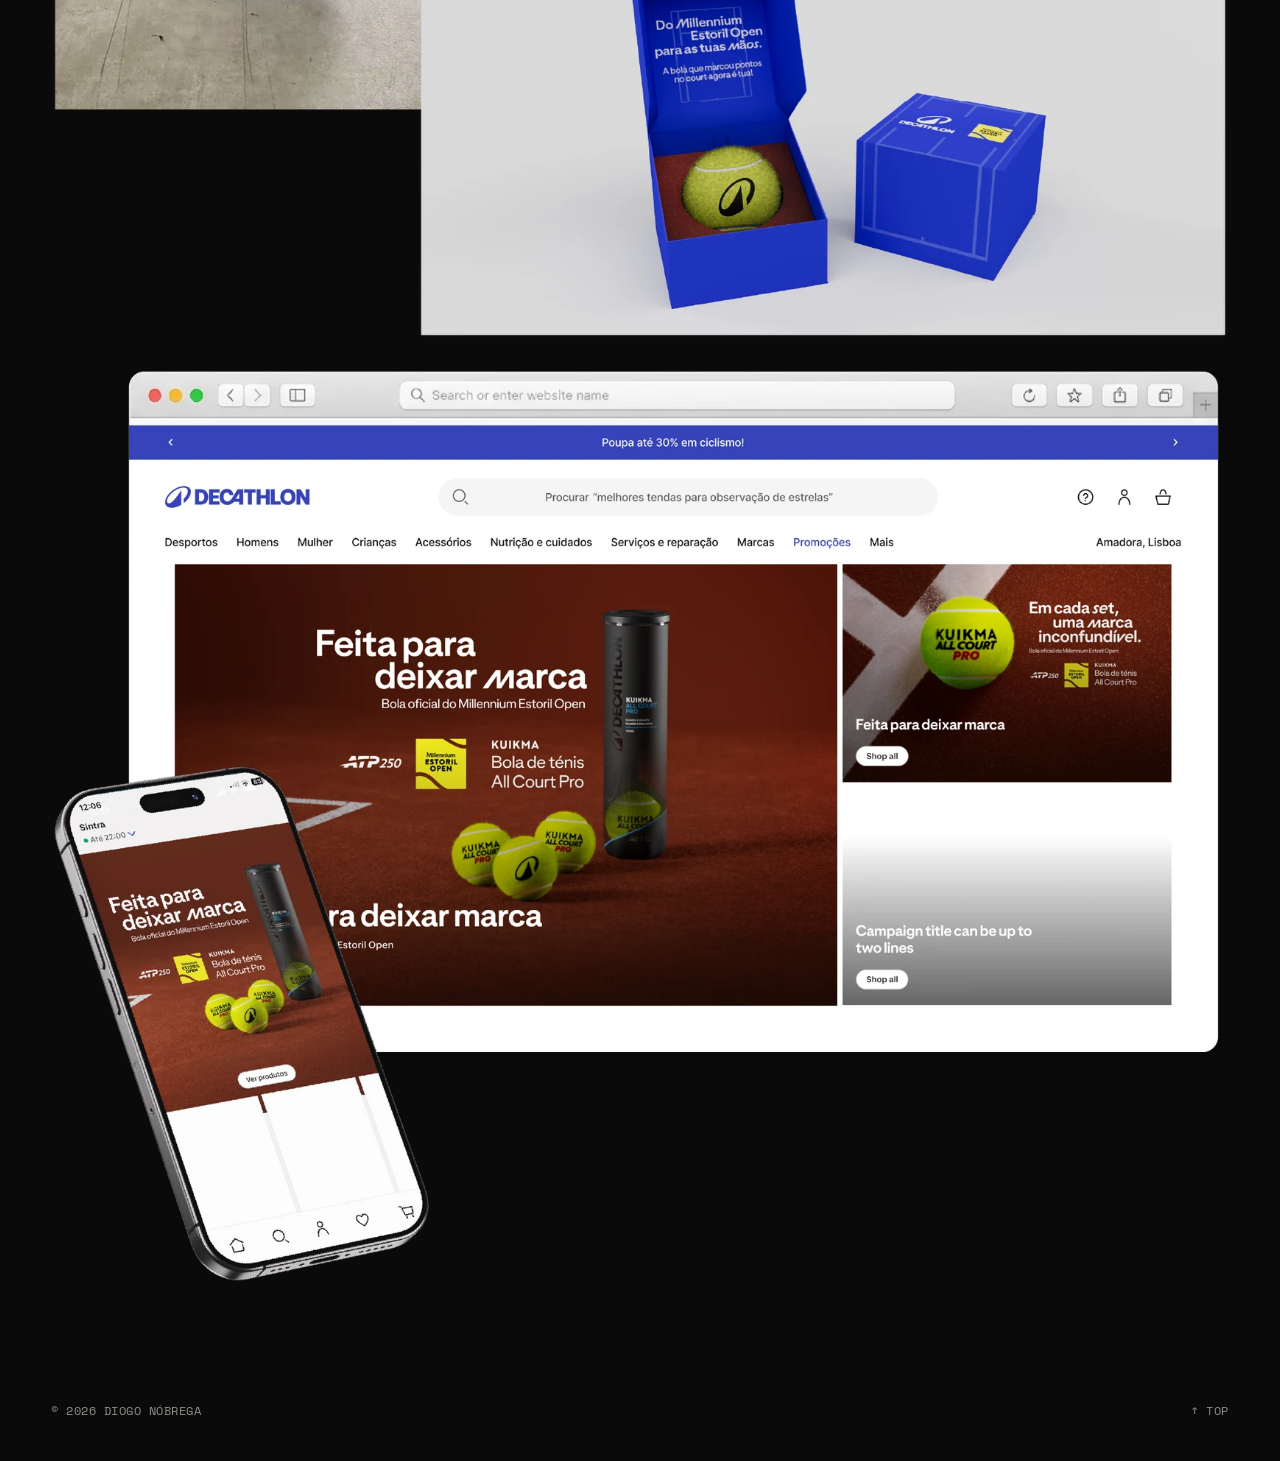
<file: estoril-open.html>
<!doctype html>
<html lang="en">
<head>
  <meta charset="UTF-8">
  <meta name="viewport" content="width=device-width, initial-scale=1">
  <title>Millennium Estoril Open · Diogo Nóbrega</title>
  <link rel="icon" type="image/svg+xml" href="assets/favicon.svg">
  <link rel="stylesheet" href="css/styles.css">
</head>
<body>
  <div class="wrap">
    <header class="site-header">
      <ul class="nav">
        <li><span class="chev">›</span> <a href="index.html">Portfolio</a></li>
        <li><span class="chev">›</span> <a href="about.html">About me</a></li>
        <li><span class="chev">›</span> <a href="assets/Diogo-Nobrega-CV.pdf" target="_blank" rel="noopener">Curriculum vitae</a></li>
      </ul>
    </header>

    <main class="project-main">
      <a class="back-link" href="index.html#work"><span class="chev">‹</span> Back to portfolio</a>

      <div class="project-head">
        <h1>Decathlon <span class="chev">›</span> Millennium Estoril Open</h1>
      </div>

      <div class="project-columns">
        <dl class="project-credits-col">
          <div><dt>Agency</dt><dd>WOLT — Energy for Brands</dd></div>
          <div><dt>Creative Director</dt><dd>Francisco Freitas</dd></div>
          <div><dt>Project Manager</dt><dd>Inês Costa</dd></div>
          <div><dt>Design</dt><dd>Diogo Nóbrega</dd></div>
          <div><dt>Copy</dt><dd>Joana Rebelo</dd></div>
          <div><dt>Client</dt><dd>Decathlon Portugal</dd></div>
        </dl>

        <div class="project-copy">
          <div class="lang-block">
            <span class="lang-tag">PT</span>
            <p>Campanha completa para a All Court Pro da Kuikma — a bola oficial do Millennium Estoril Open. Uma plataforma de marca, «Feita para deixar marca», levada ao 3D de retalho, ao e-commerce, à PLV em loja, ao merchandising e ao outdoor.</p>
          </div>
          <div class="lang-block">
            <span class="lang-tag">EN</span>
            <p>A full campaign for Kuikma's All Court Pro — the official ball of the Millennium Estoril Open. One brand platform, "Feita para deixar marca", carried across 3D retail builds, e-commerce, in-store POS, merchandising and outdoor.</p>
          </div>
        </div>
      </div>

      <div class="project-shots">
        <img src="assets/estoril/recap-01.webp" alt="Millennium Estoril Open key visual — Feita para deixar marca" loading="lazy">
        <img src="assets/estoril/recap-02.webp" alt="Instore and outstore key visual variants, plus 3D render of the retail stand" loading="lazy">
        <img src="assets/estoril/recap-03.webp" alt="Retail stand built in store" loading="lazy">
        <img src="assets/estoril/recap-04.webp" alt="3D render of the central display" loading="lazy">
        <img src="assets/estoril/recap-05.webp" alt="Central display built in store, with detail photos" loading="lazy">
        <img src="assets/estoril/recap-06.webp" alt="Store activation photo" loading="lazy">

        <div class="pm-compare-slider" data-compare>
          <img src="assets/estoril/activation-built.jpg" width="1060" height="694" loading="lazy"
               alt="The Decathlon activation booth built at the Millennium Estoril Open">
          <div class="cs-over">
            <img src="assets/estoril/activation-render.jpg" width="1060" height="694" loading="lazy"
                 alt="3D render of the Decathlon activation booth">
          </div>
          <div class="cs-handle" aria-hidden="true"></div>
          <input class="cs-range" type="range" min="0" max="100" value="50" aria-label="Drag to compare the 3D render with the built activation">
        </div>

        <img src="assets/estoril/recap-08.webp" alt="Retail space wide shot" loading="lazy">
        <img src="assets/estoril/recap-09.webp" alt="In-store detail photography" loading="lazy">
        <img src="assets/estoril/recap-10.webp" alt="Point-of-sale counter render" loading="lazy">
        <img src="assets/estoril/recap-11.webp" alt="Merchandise — t-shirt, tote bag, keychain" loading="lazy">
        <img src="assets/estoril/recap-12.webp" alt="Outdoor billboard and ball packaging" loading="lazy">
        <img src="assets/estoril/recap-13.webp" alt="decathlon.pt website and mobile mockup" loading="lazy">
      </div>
    </main>

    <footer class="site-footer">
      <span>© <span id="year"></span> Diogo Nóbrega</span>
      <a href="#top">↑ Top</a>
    </footer>
  </div>

  <script>document.getElementById("year").textContent = new Date().getFullYear();</script>
  <script src="js/main.js" defer></script>
</body>
</html>
</file>
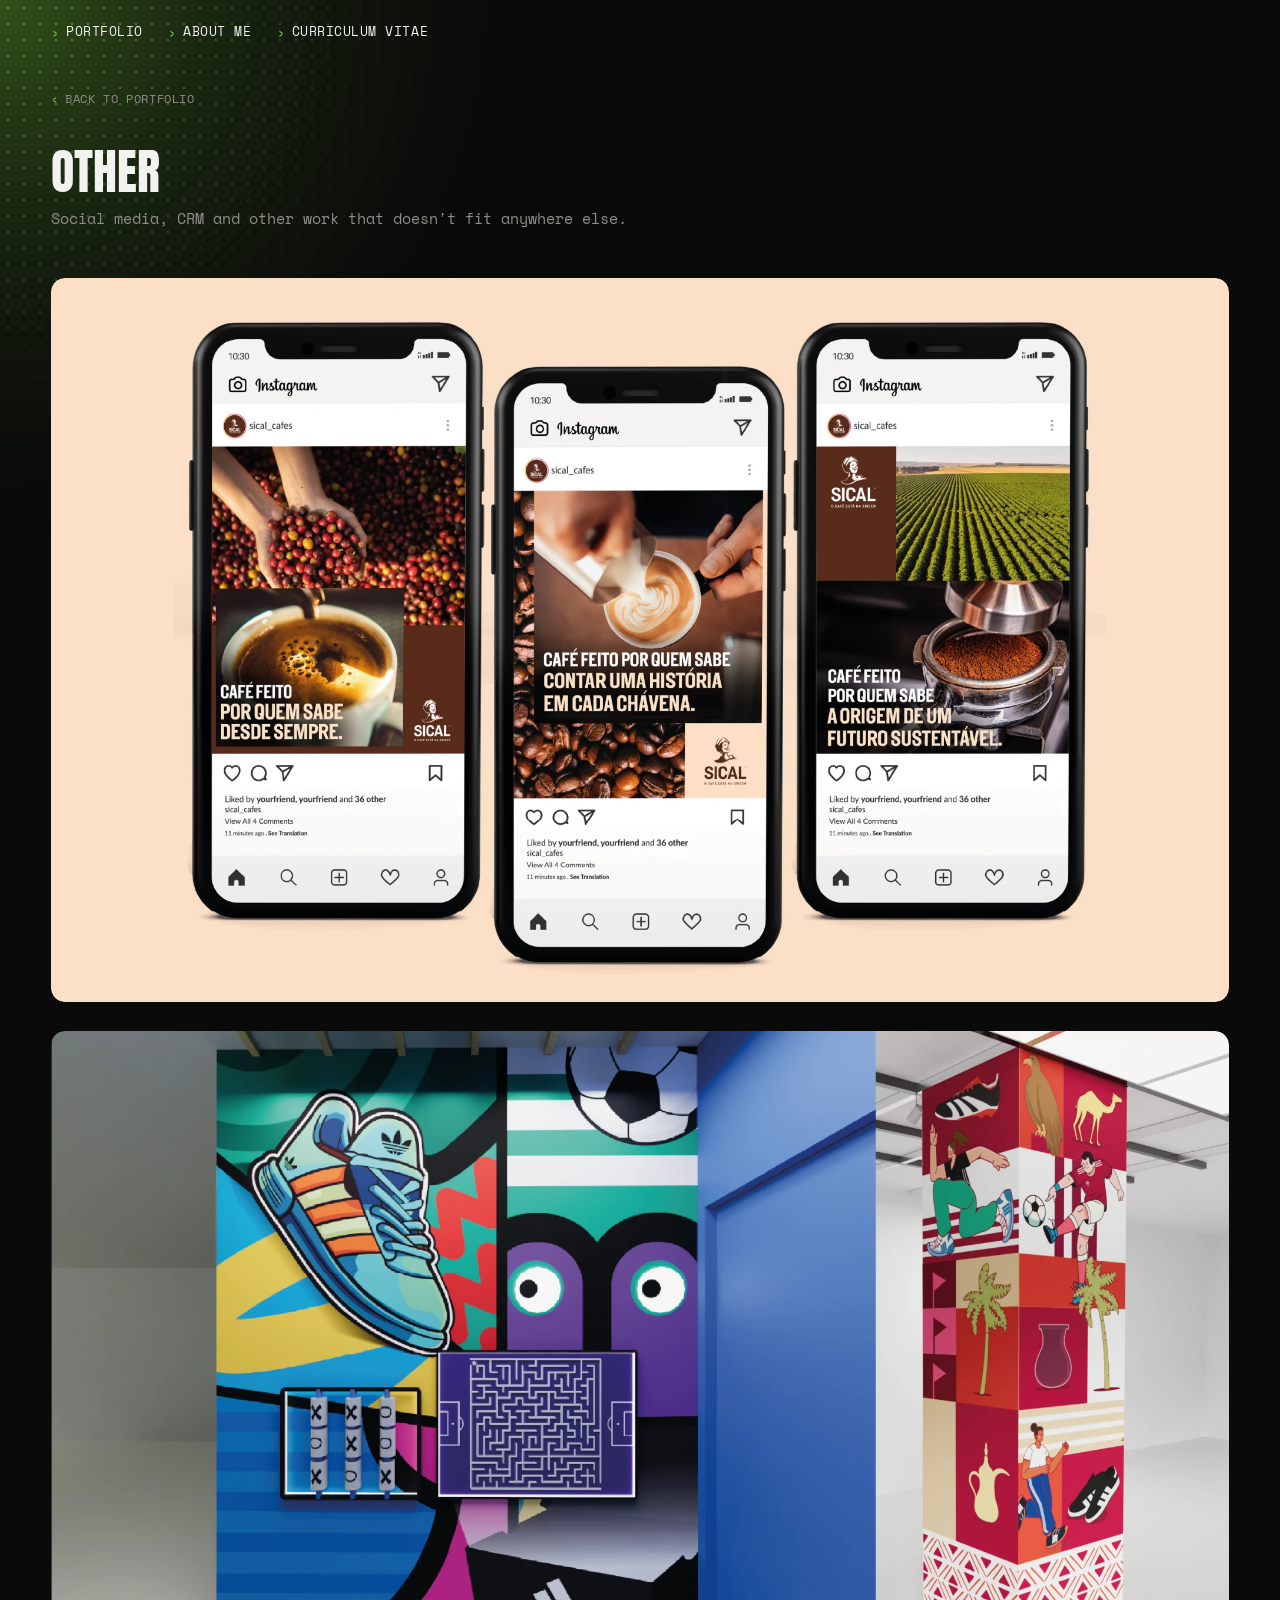
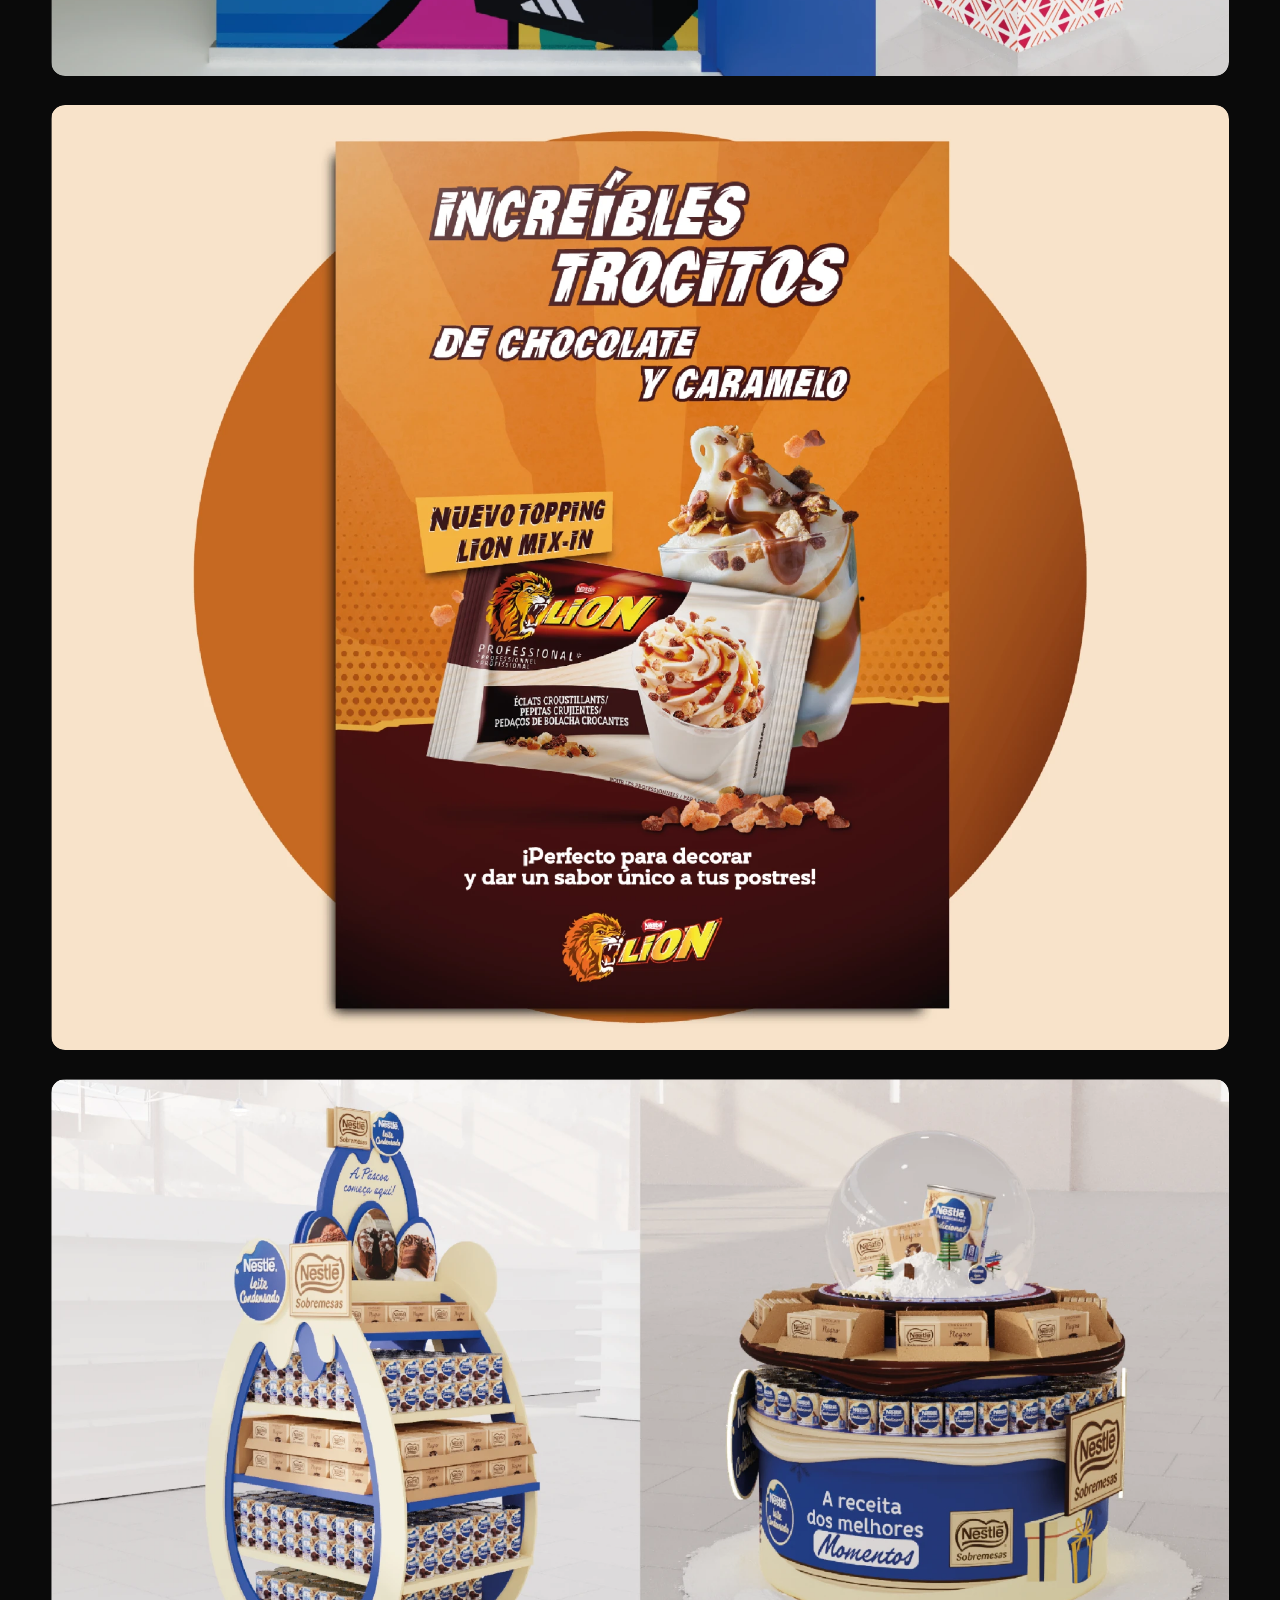
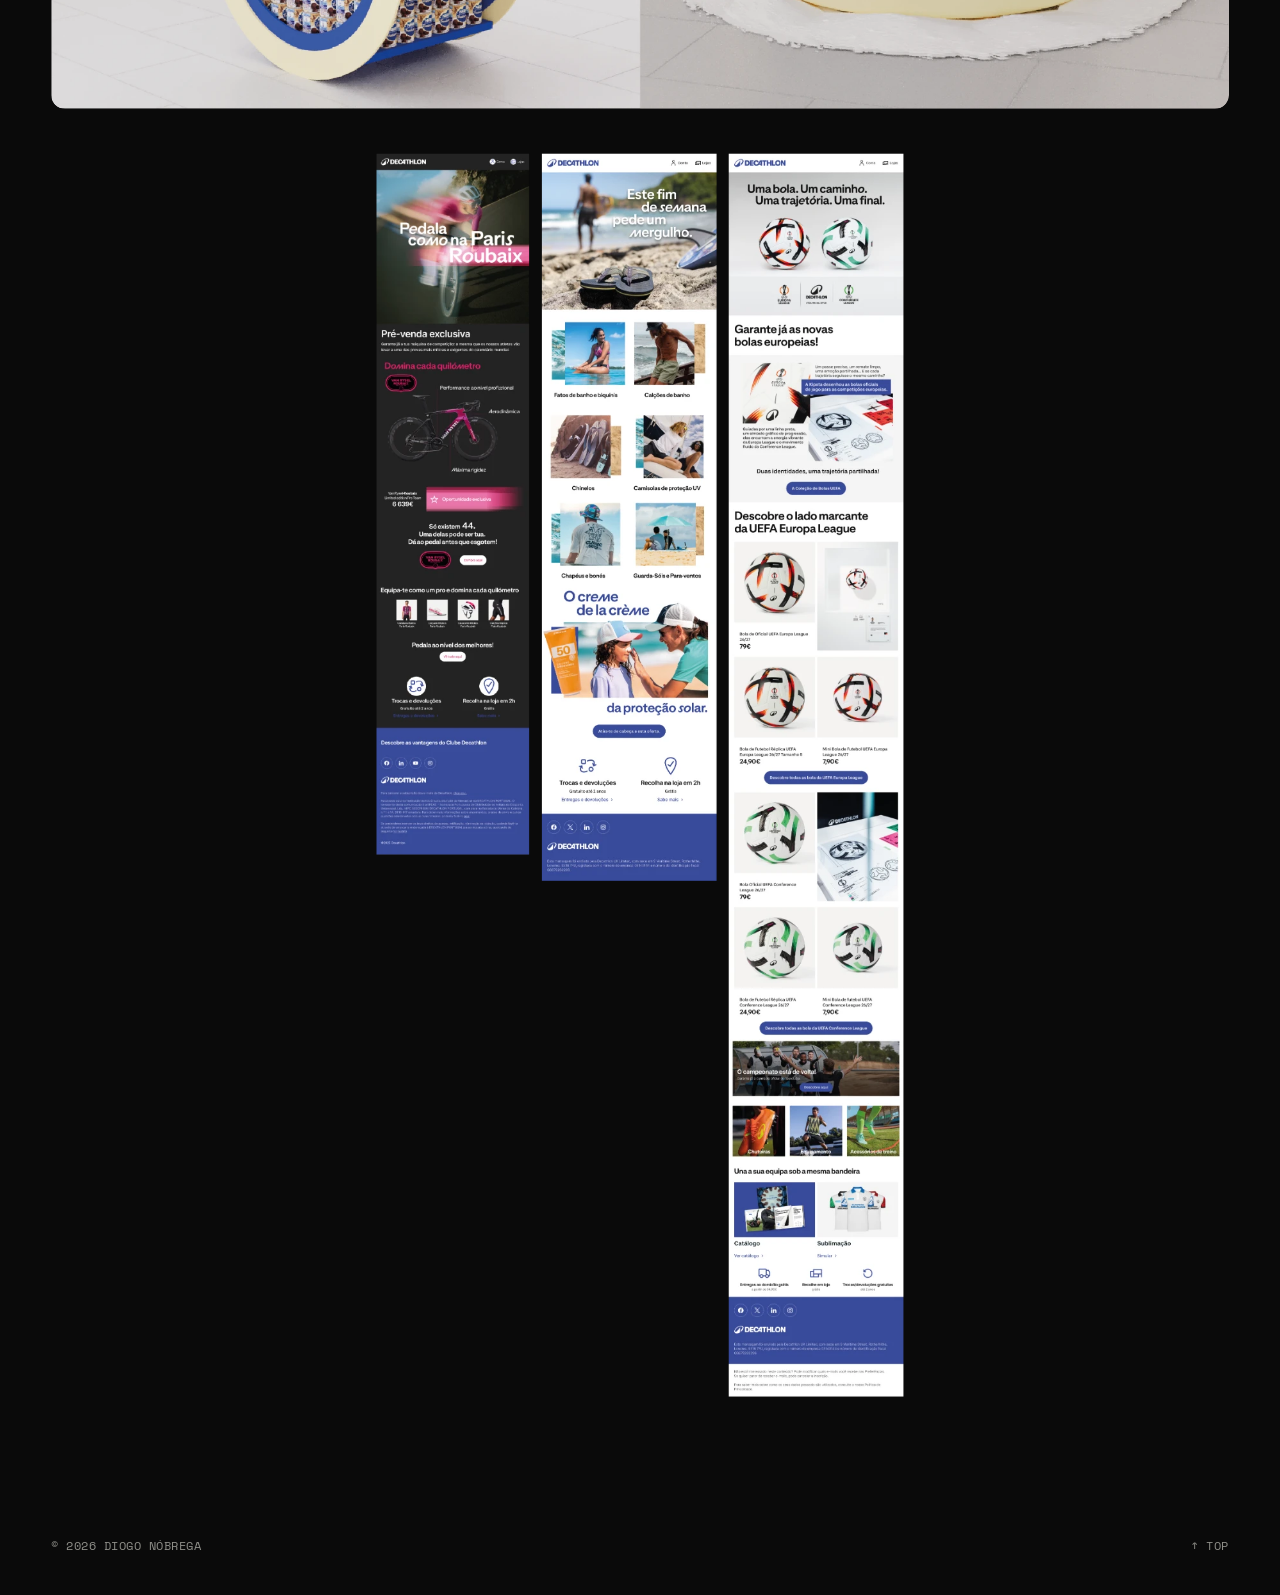
<file: other.html>
<!doctype html>
<html lang="en">
<head>
  <meta charset="UTF-8">
  <meta name="viewport" content="width=device-width, initial-scale=1">
  <title>Other · Diogo Nóbrega</title>
  <link rel="icon" type="image/svg+xml" href="assets/favicon.svg">
  <link rel="stylesheet" href="css/styles.css">
</head>
<body>
  <div class="wrap">
    <header class="site-header">
      <ul class="nav">
        <li><span class="chev">›</span> <a href="index.html">Portfolio</a></li>
        <li><span class="chev">›</span> <a href="about.html">About me</a></li>
        <li><span class="chev">›</span> <a href="assets/Diogo-Nobrega-CV.pdf" target="_blank" rel="noopener">Curriculum vitae</a></li>
      </ul>
    </header>

    <main class="project-main">
      <a class="back-link" href="index.html#work"><span class="chev">‹</span> Back to portfolio</a>

      <div class="collection-head">
        <h1>Other</h1>
        <p>Social media, CRM and other work that doesn't fit anywhere else.</p>
      </div>

      <!-- EDIT ME: add more work as another <figure class="work"> (img + .work-label) in the stack below. -->
      <div class="project-shots">
        <figure class="work">
          <img src="assets/other/sical-instagram.webp" alt="Sical — Instagram posts shown on phone mockups" loading="lazy">
          <span class="work-label" aria-hidden="true"><span class="chev">›</span> Posts Leads Sical</span>
        </figure>
        <figure class="work">
          <img src="assets/other/adidas-store.webp" alt="Adidas — store wall and column graphics, 3D render" loading="lazy">
          <span class="work-label" aria-hidden="true"><span class="chev">›</span> Store Decoration Adidas</span>
        </figure>
        <figure class="work">
          <img src="assets/other/lion-poster.webp" alt="Nestlé Lion — Mix-in topping poster" loading="lazy">
          <span class="work-label" aria-hidden="true"><span class="chev">›</span> KV Lion</span>
        </figure>
        <figure class="work">
          <img src="assets/other/nestle-pos.webp" alt="Nestlé Leite Condensado — Easter and Christmas point-of-sale displays, 3D renders" loading="lazy">
          <span class="work-label" aria-hidden="true"><span class="chev">›</span> Nestlé Leite Condensado POS</span>
        </figure>
        <figure class="work is-tall">
          <img src="assets/other/decathlon-emails.webp" alt="Decathlon — three email newsletters (Paris-Roubaix, summer, UEFA balls)" loading="lazy">
          <span class="work-label" aria-hidden="true"><span class="chev">›</span> CRM's Decathlon</span>
        </figure>
      </div>
    </main>

    <footer class="site-footer">
      <span>© <span id="year"></span> Diogo Nóbrega</span>
      <a href="#top">↑ Top</a>
    </footer>
  </div>

  <script>document.getElementById("year").textContent = new Date().getFullYear();</script>
  <script src="js/main.js" defer></script>
</body>
</html>
</file>
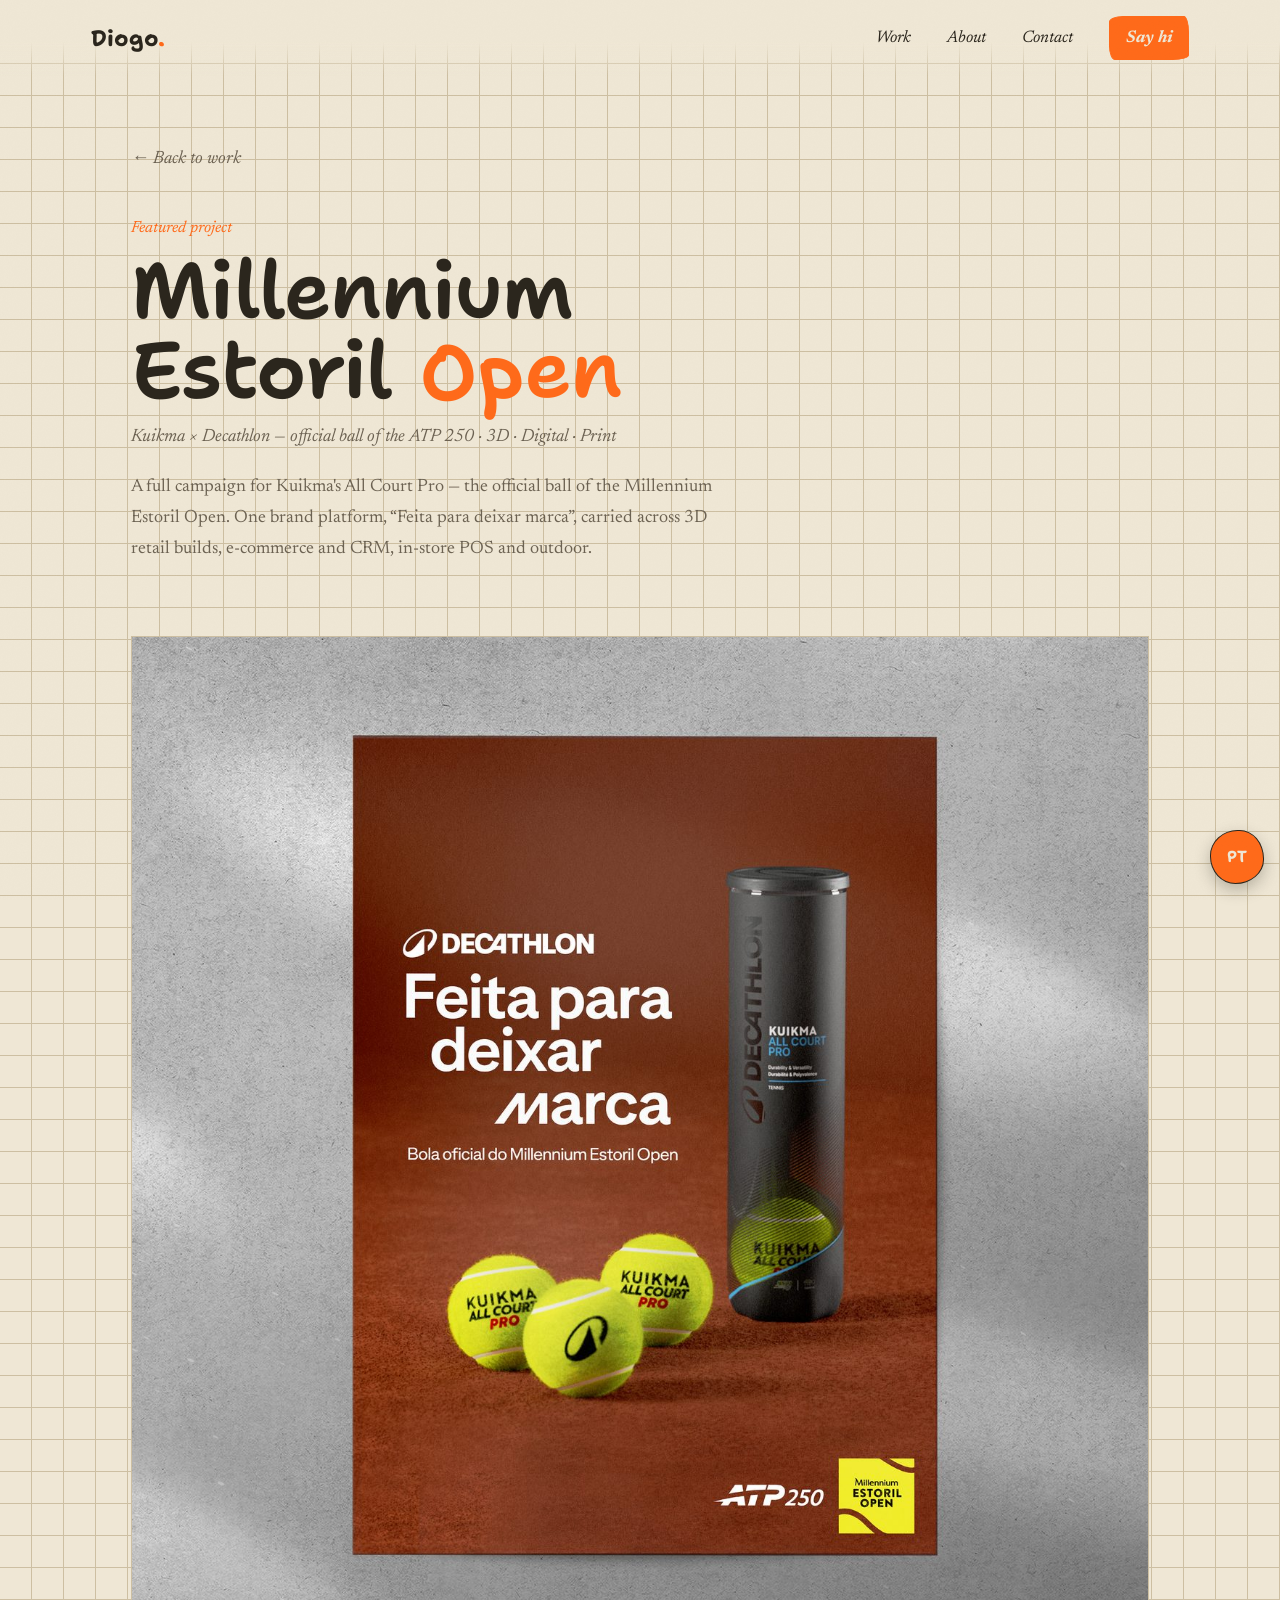
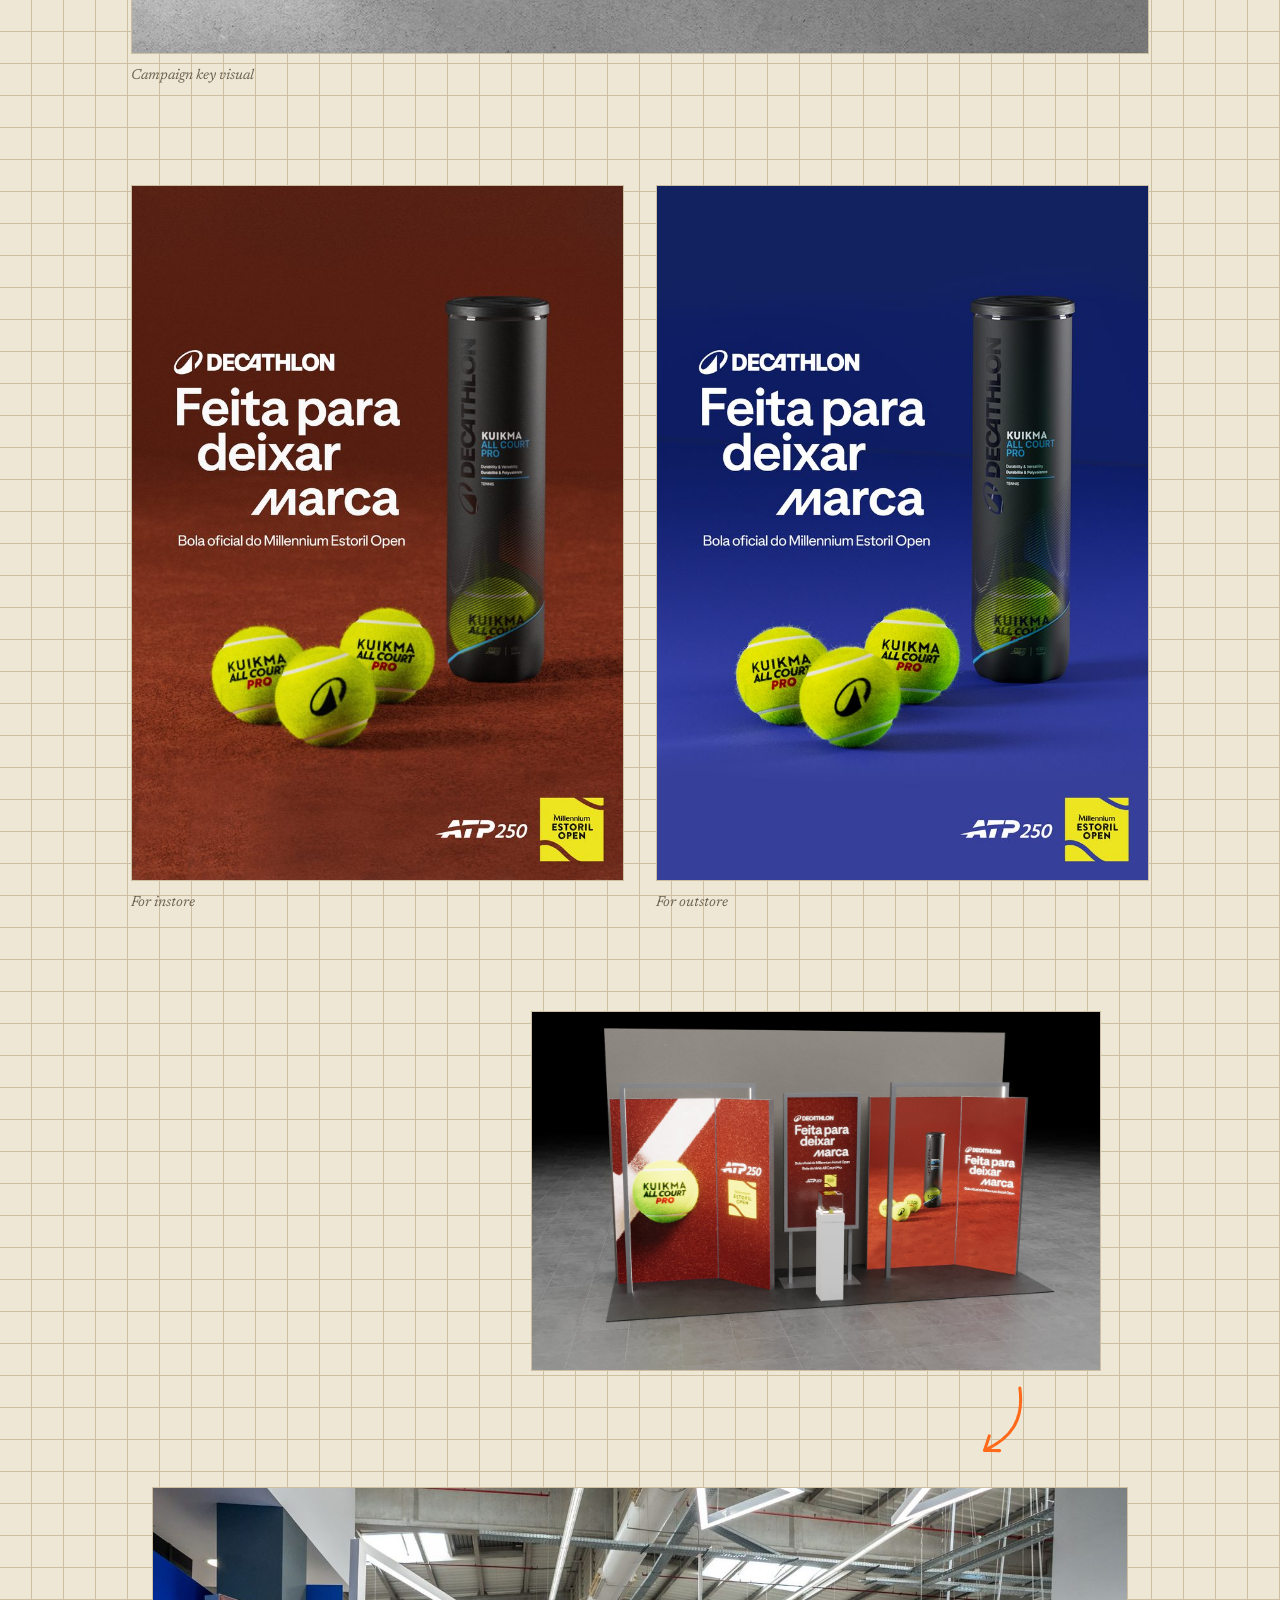
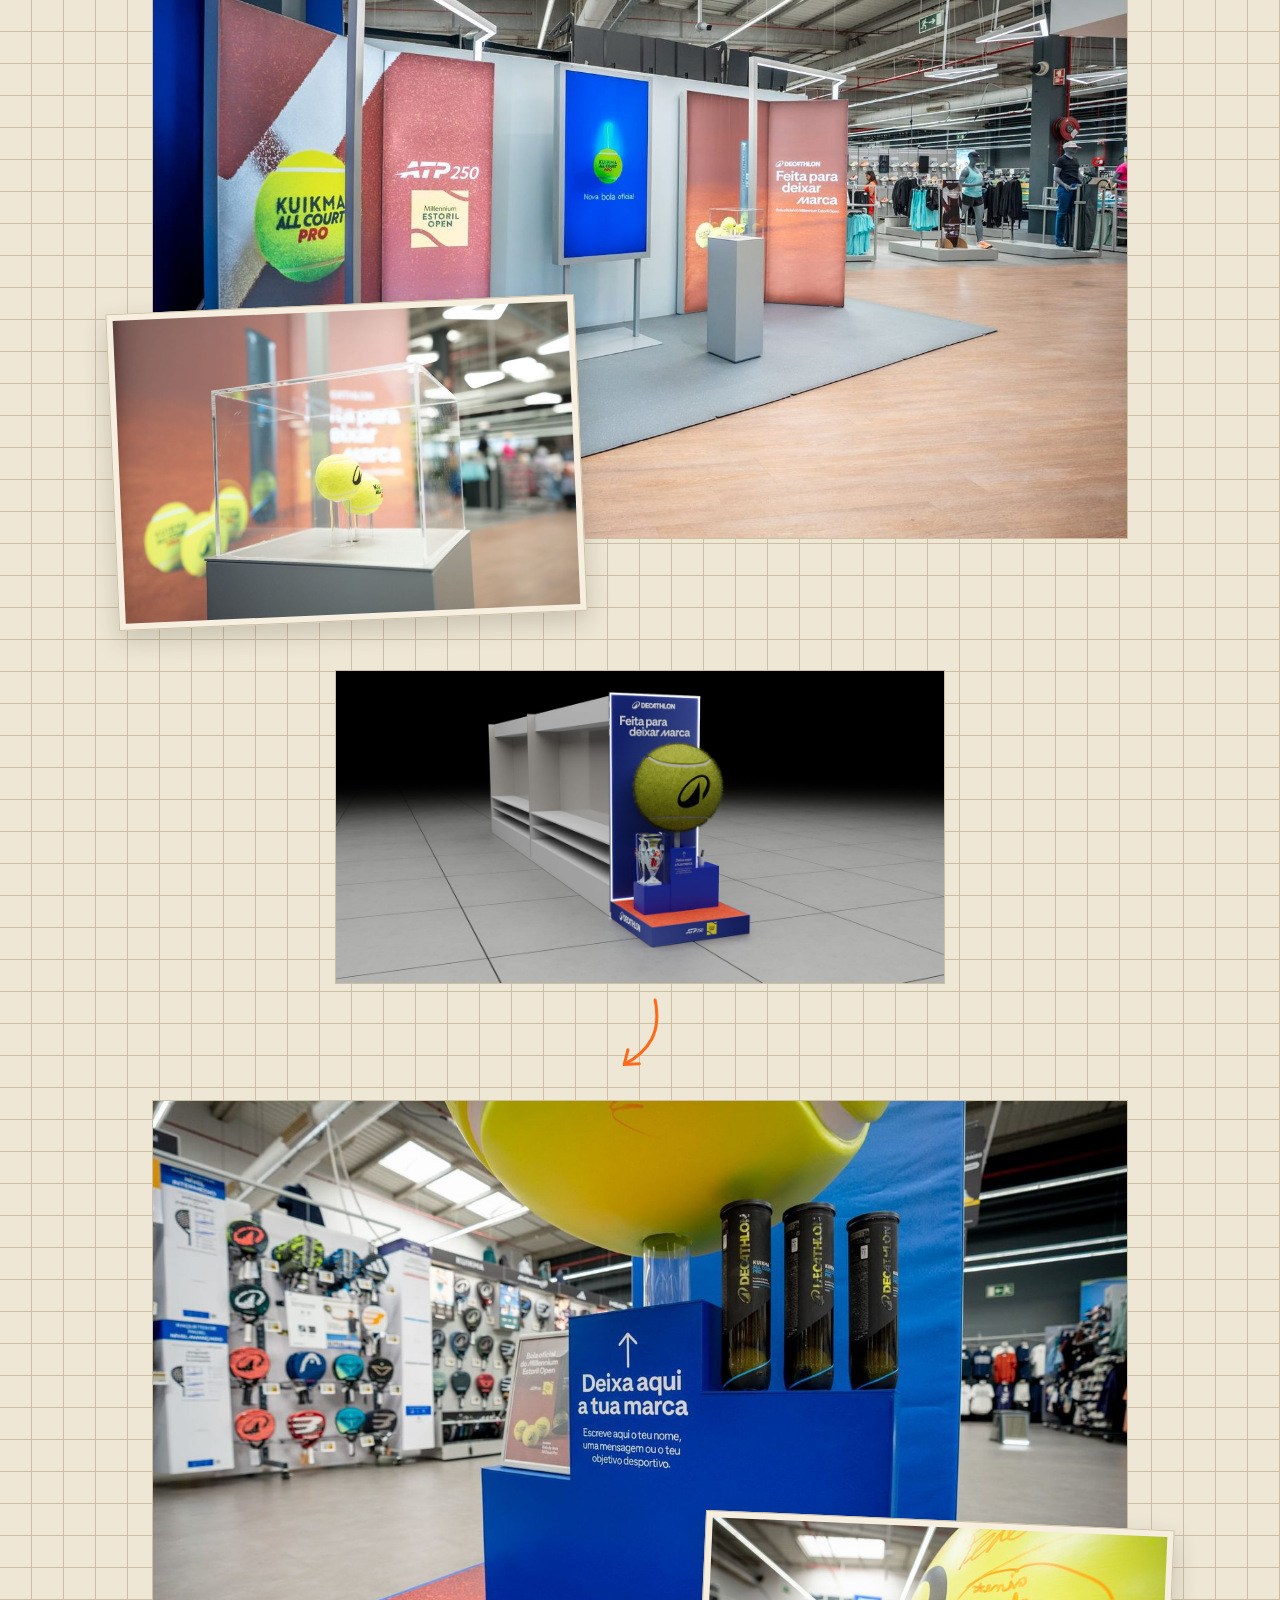
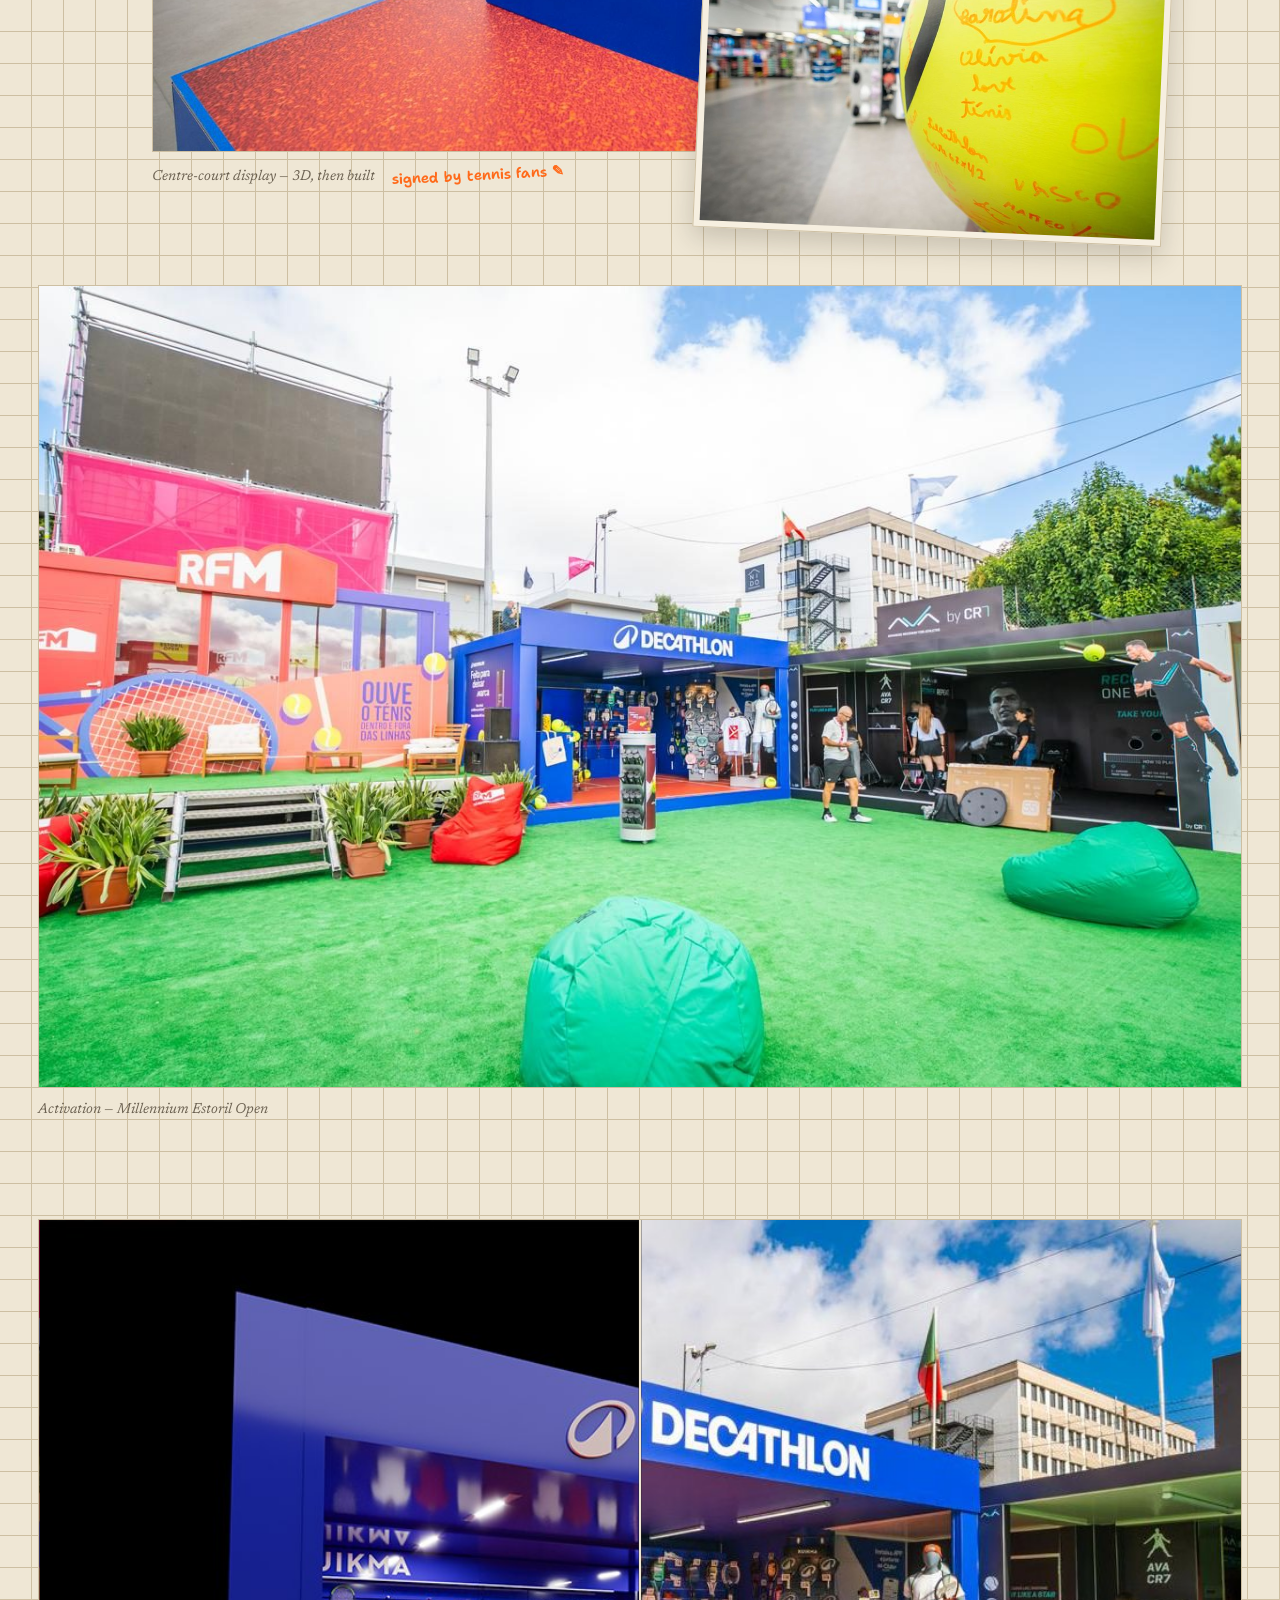
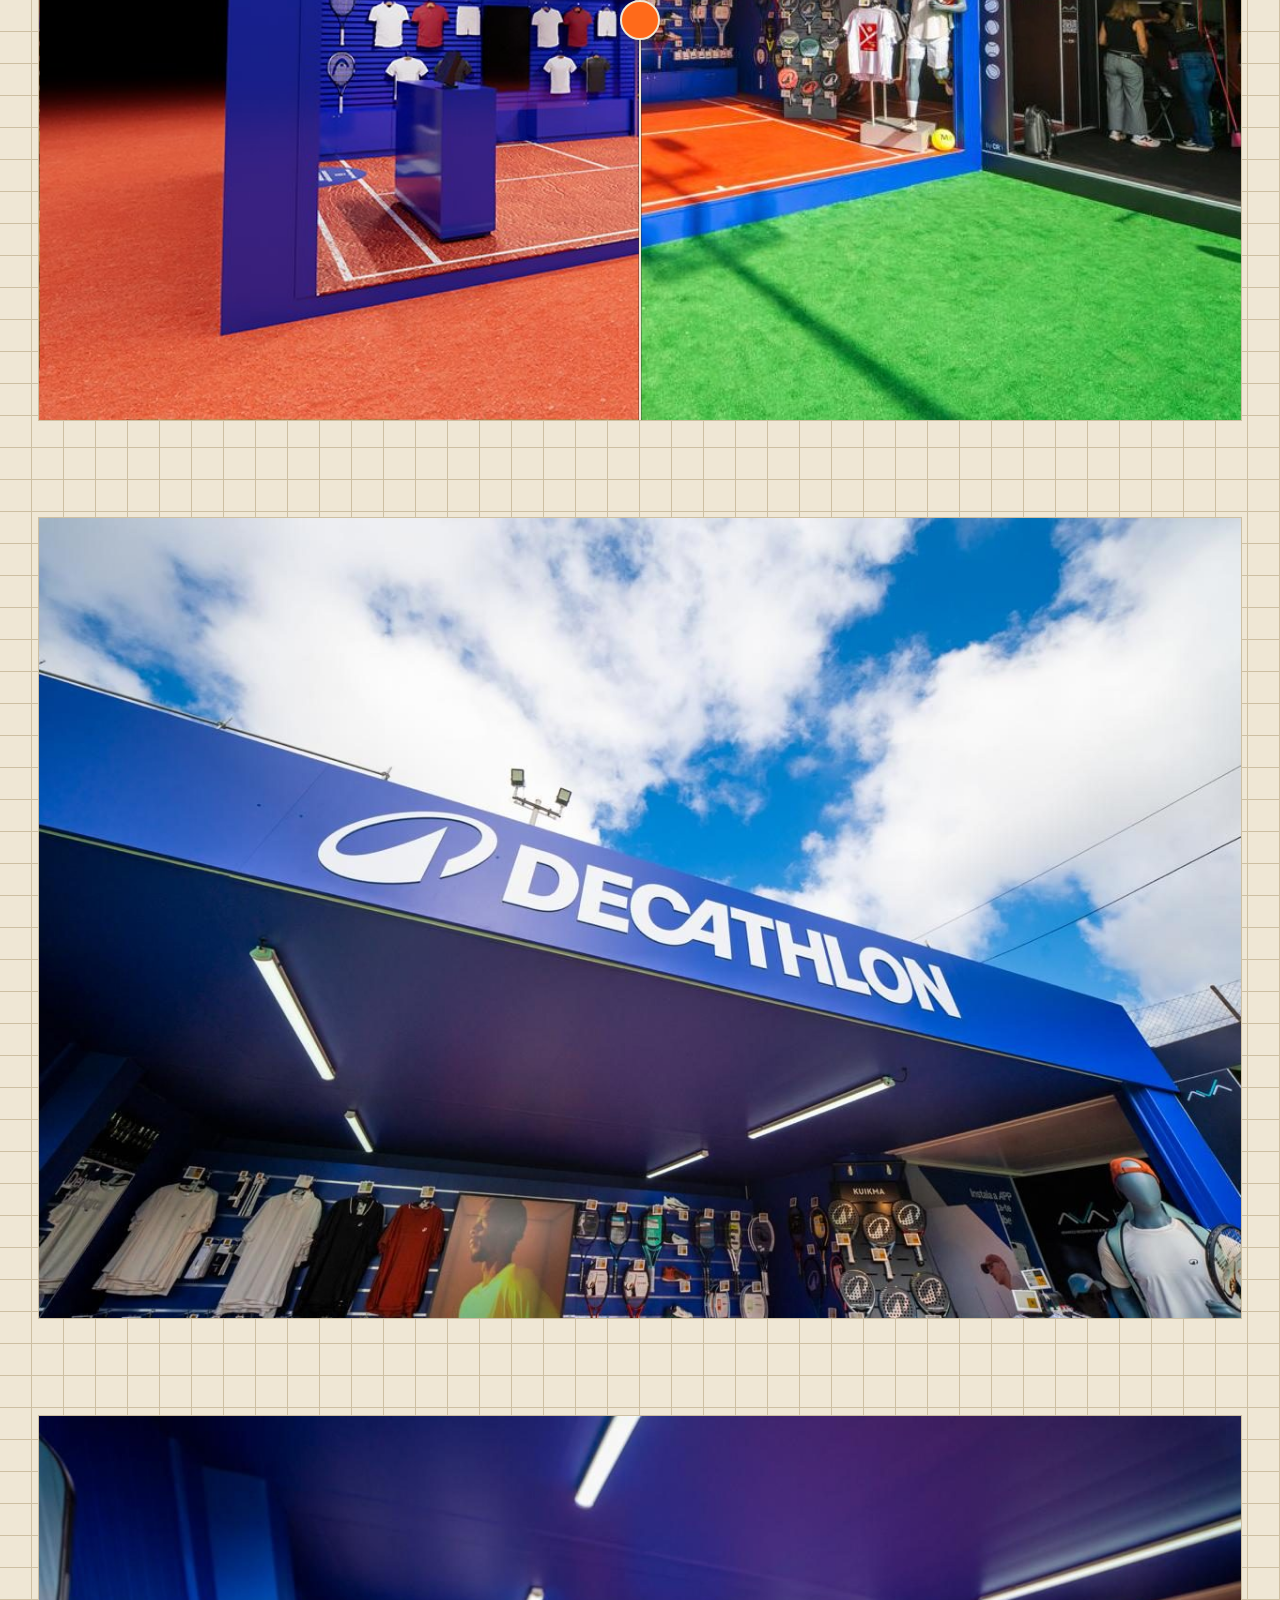
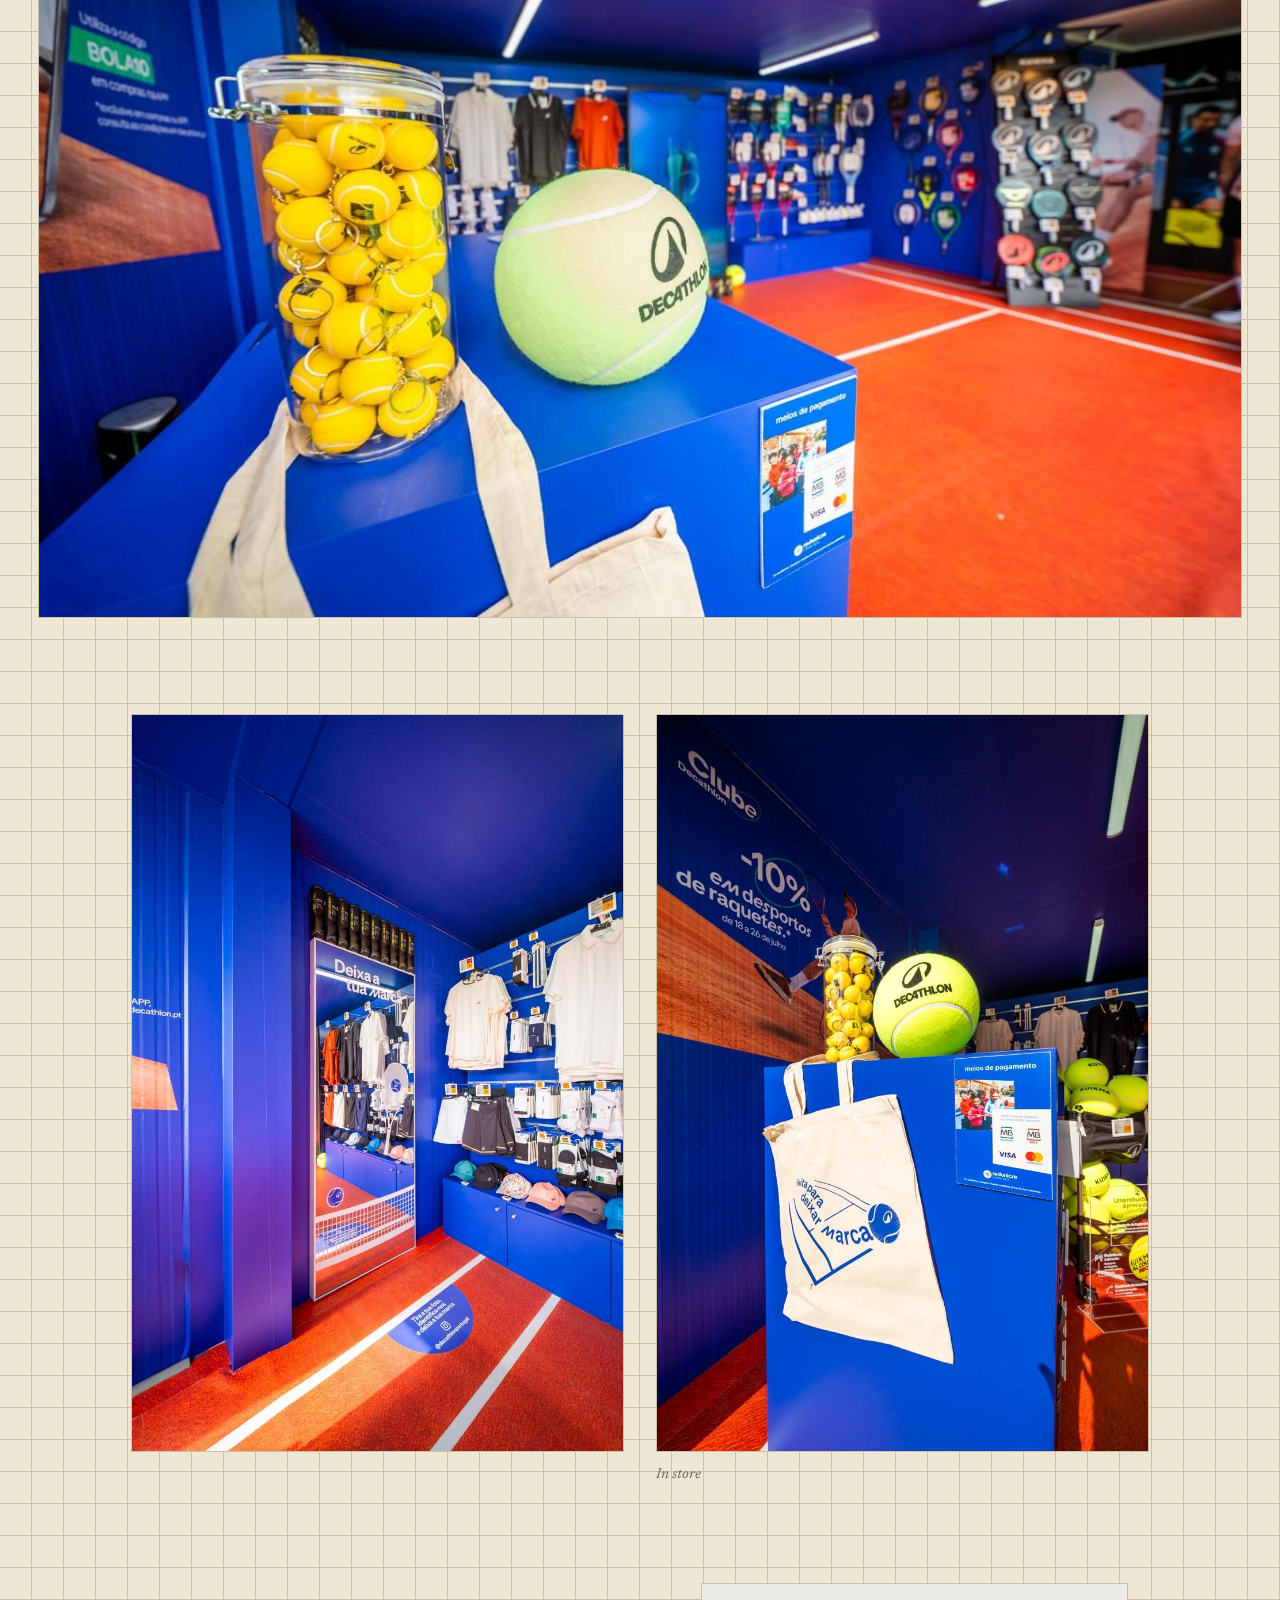
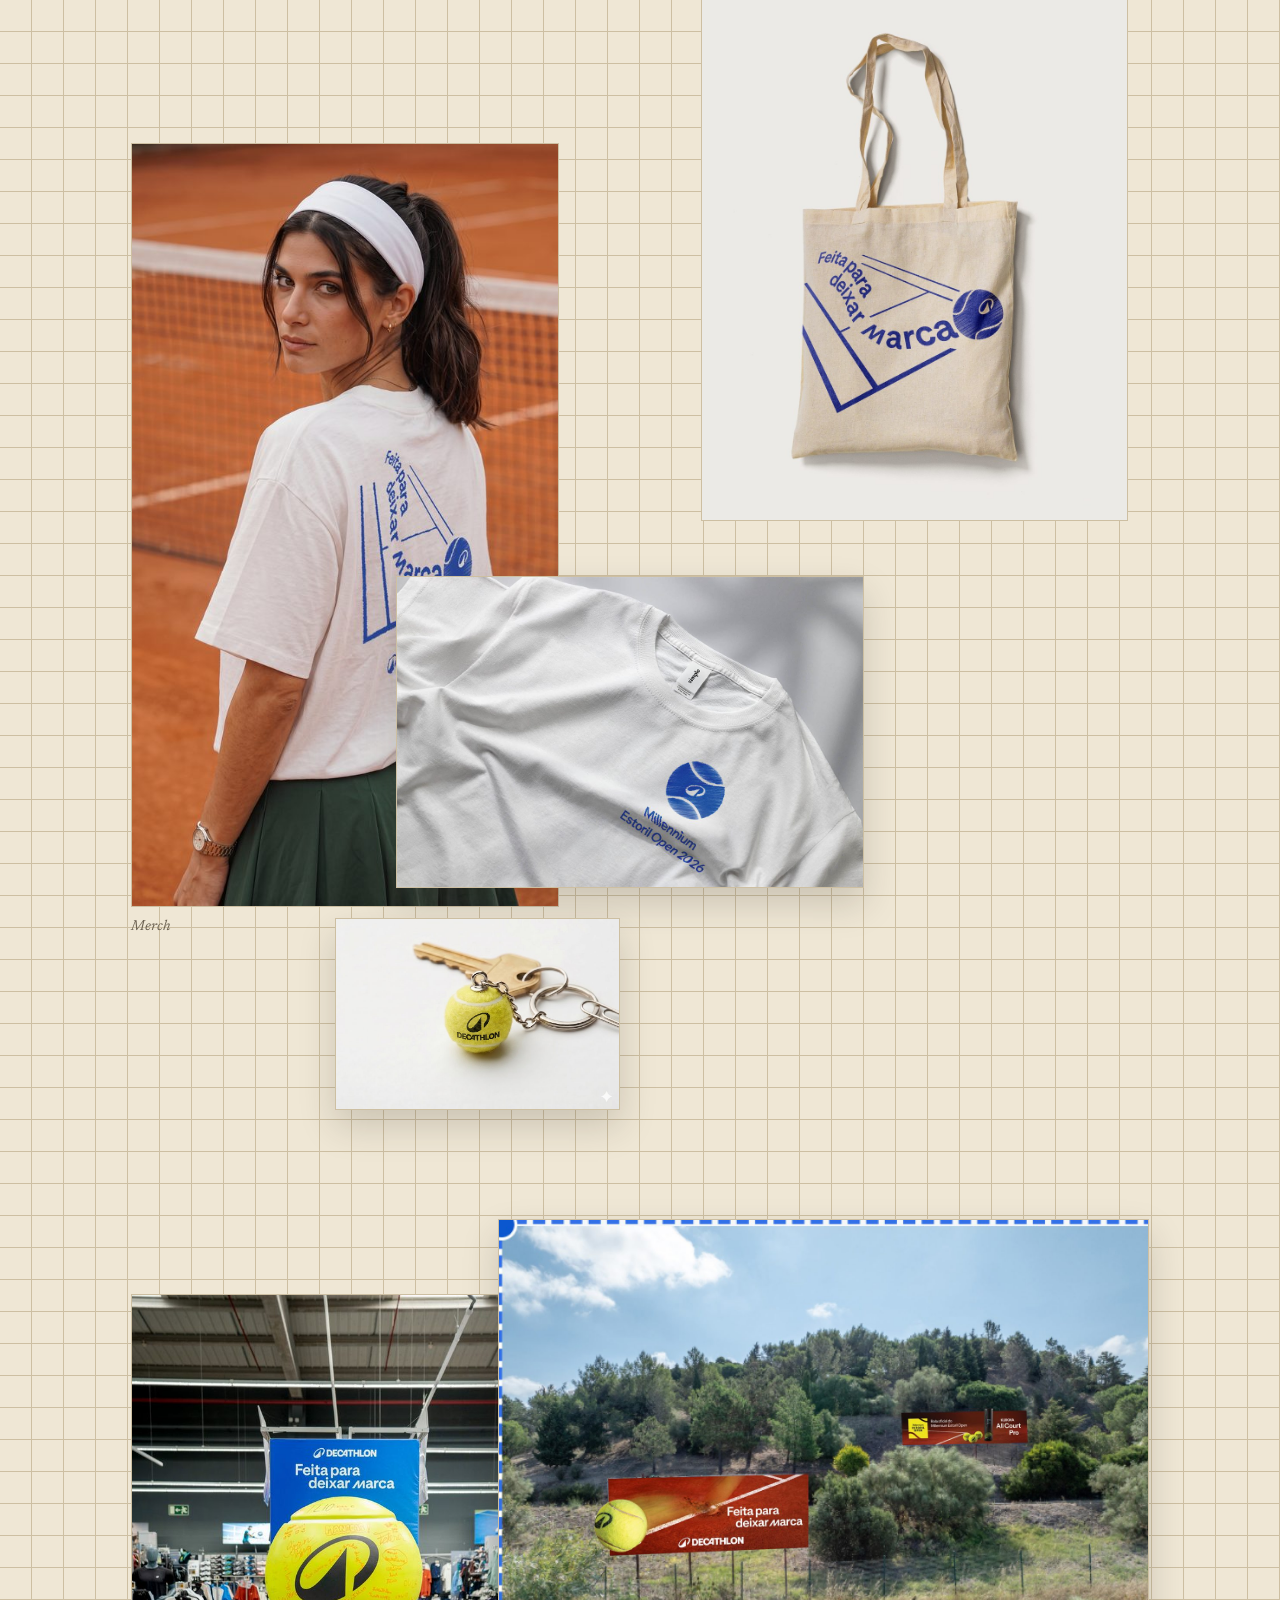
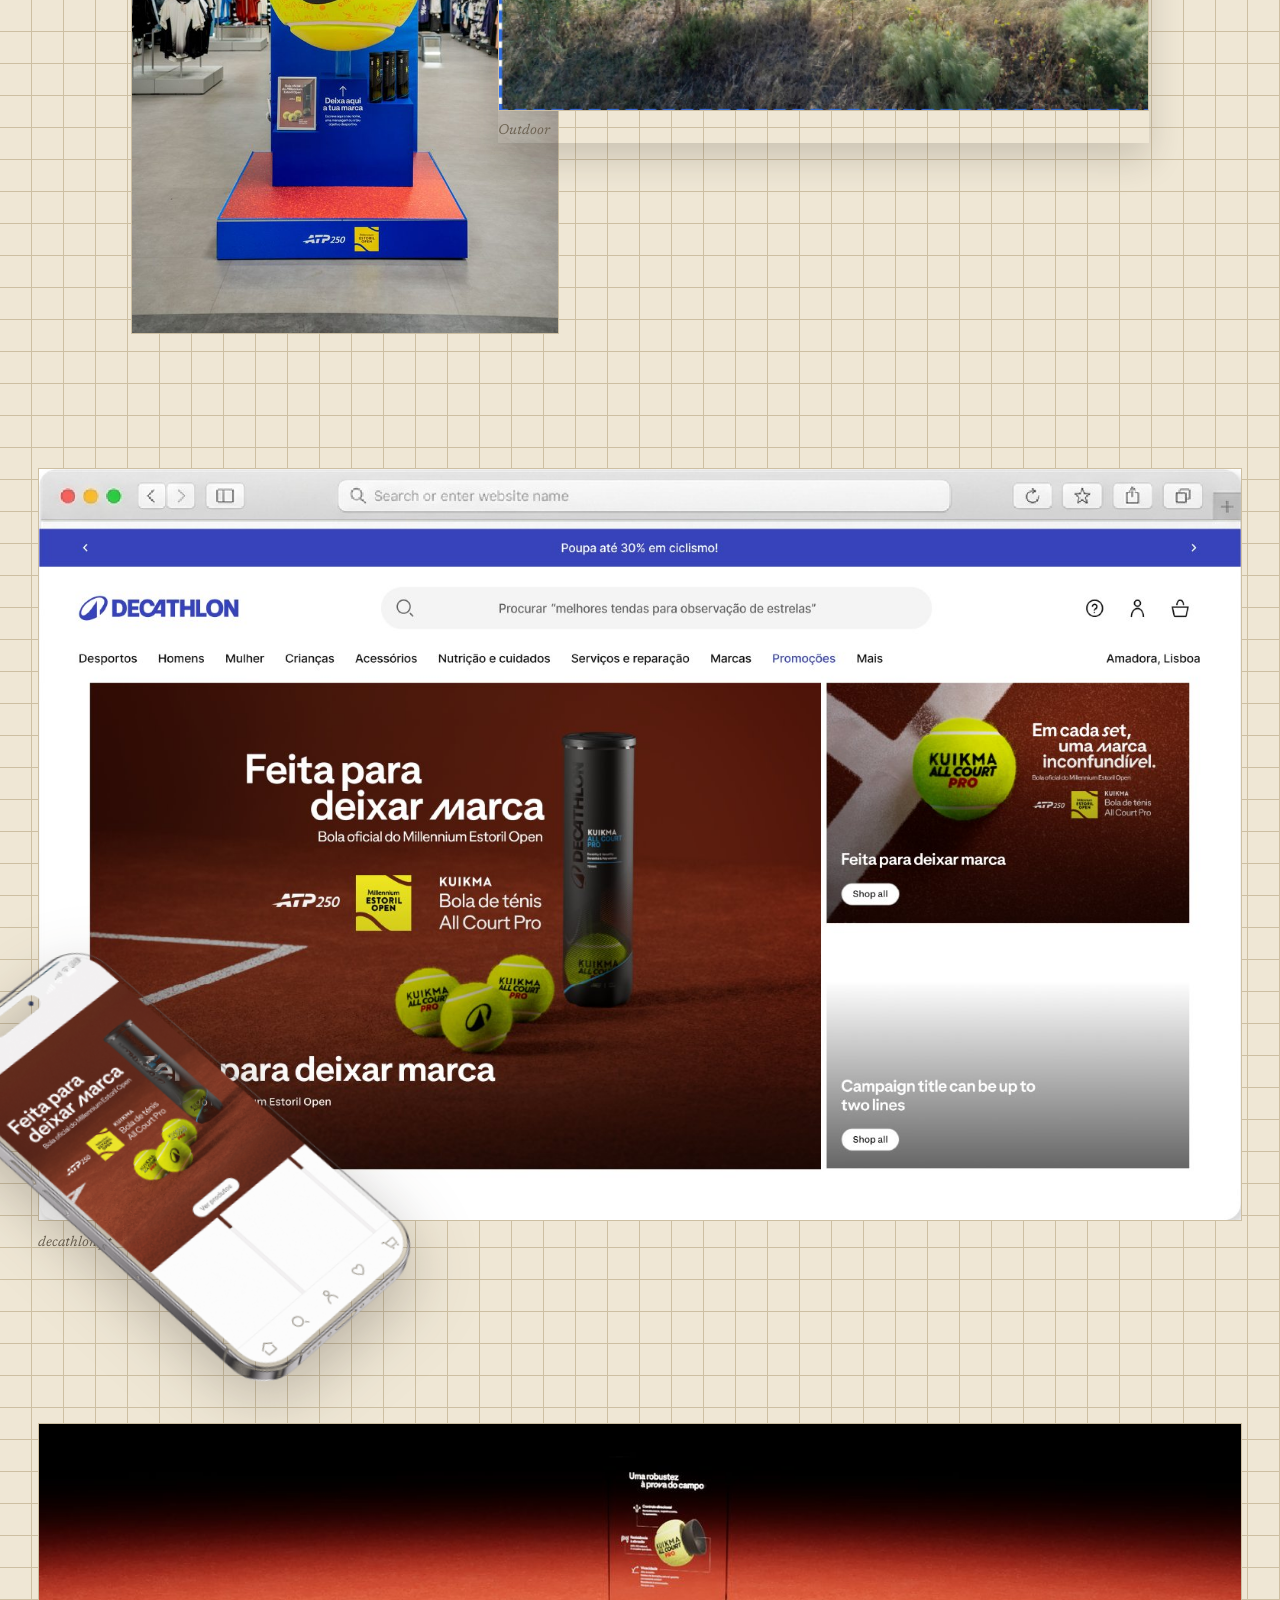
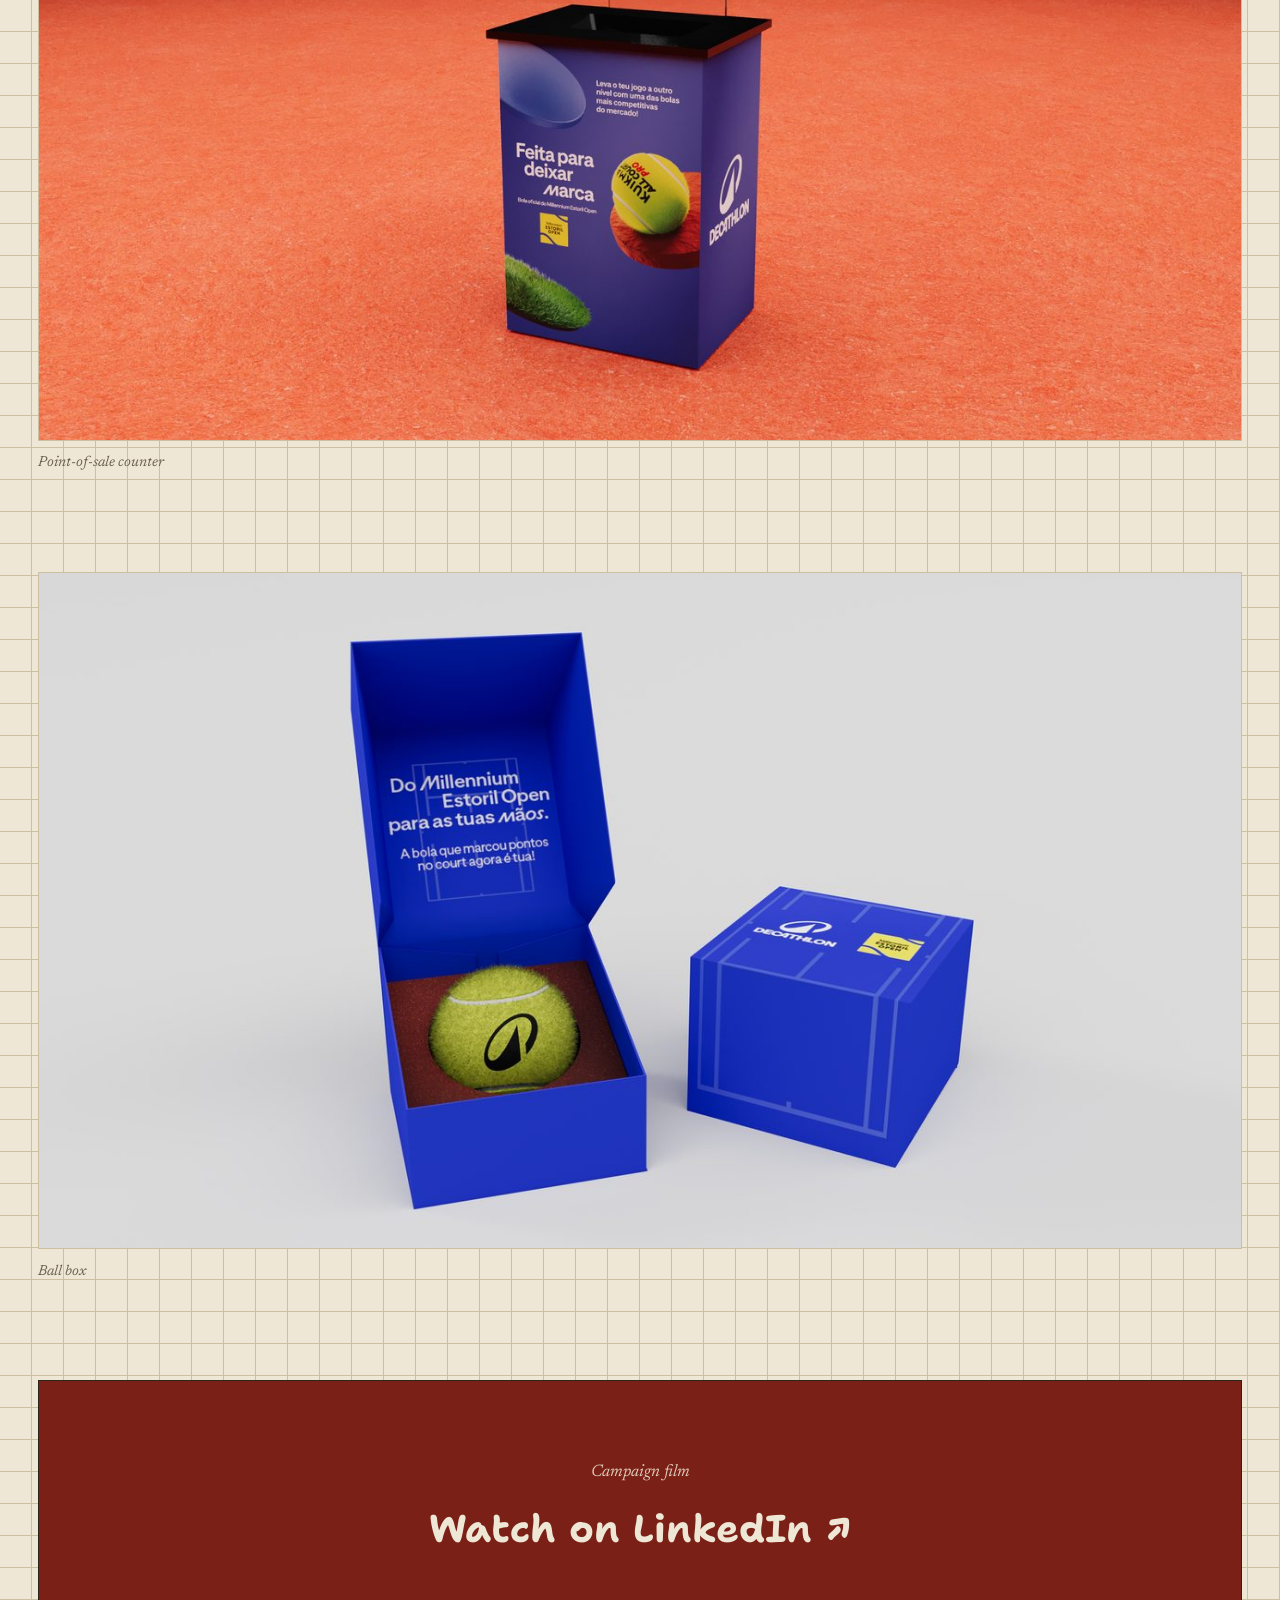
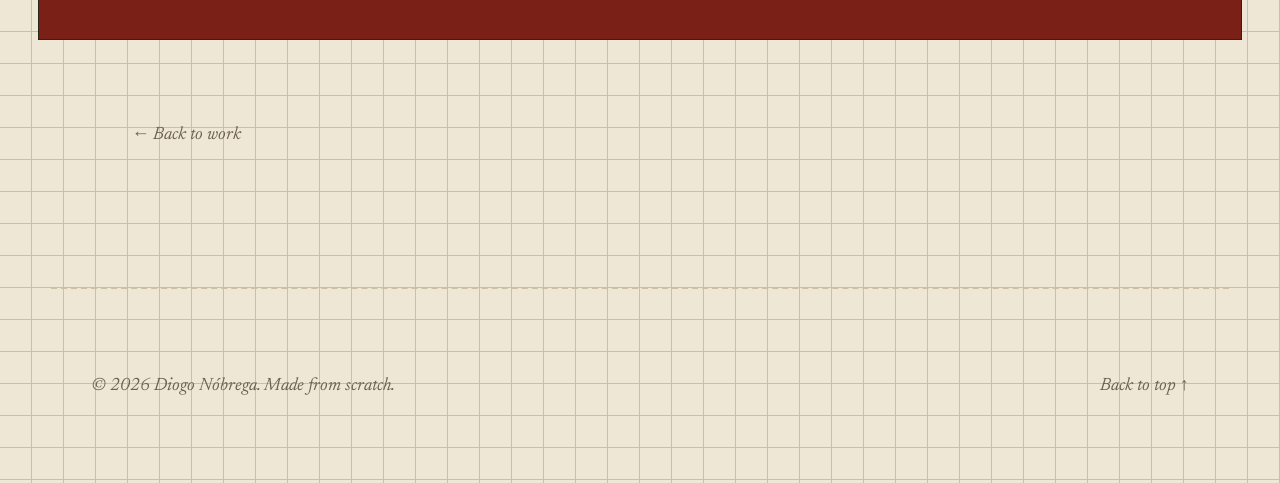
<file: sketchbook/estoril-open.html>
<!DOCTYPE html>
<html lang="en">
<head>
  <meta charset="UTF-8" />
  <meta name="viewport" content="width=device-width, initial-scale=1.0" />

  <title>Millennium Estoril Open — Diogo Nóbrega</title>
  <meta name="description" content="Millennium Estoril Open — full campaign for Kuikma's All Court Pro (official ball of the ATP 250): 3D retail, digital, CRM and print. Work by Diogo Nóbrega." />

  <meta property="og:title" content="Millennium Estoril Open — Diogo Nóbrega" />
  <meta property="og:description" content="Full campaign for Kuikma's All Court Pro — 3D, digital and print." />
  <meta property="og:type" content="article" />
  <meta property="og:image" content="assets/work/estoril-open/poster-print.jpg" />

  <link rel="icon" type="image/svg+xml" href="assets/favicon.svg" />

  <link rel="preconnect" href="https://fonts.googleapis.com" />
  <link rel="preconnect" href="https://fonts.gstatic.com" crossorigin />
  <link href="https://fonts.googleapis.com/css2?family=Shantell+Sans:ital,wght@0,400..700;1,400..700&family=Newsreader:ital,opsz,wght@0,6..72,400;0,6..72,500;1,6..72,400;1,6..72,500&display=swap" rel="stylesheet" />

  <link rel="stylesheet" href="css/styles.css" />
</head>
<body>
  <a class="skip-link" href="#project" data-i18n="proj.skip">Skip to the project</a>

  <div class="cursor" data-cursor aria-hidden="true"><span class="cursor-label"></span></div>

  <button class="lang-toggle" data-lang-toggle type="button" aria-label="Switch to Portuguese">
    <span data-lang-label>PT</span>
  </button>

  <header class="site-header" data-header>
    <div class="container header-inner">
      <a href="index.html" class="logo" aria-label="Home">Diogo<span class="logo-dot">.</span></a>
      <nav class="nav" aria-label="Primary">
        <button class="nav-toggle" aria-expanded="false" aria-controls="nav-menu">
          <span class="nav-toggle-bar"></span><span class="sr-only">Menu</span>
        </button>
        <ul class="nav-menu" id="nav-menu">
          <li><a href="index.html#work" class="wiggle" data-i18n="nav.work">Work</a></li>
          <li><a href="index.html#about" class="wiggle" data-i18n="nav.about">About</a></li>
          <li><a href="index.html#contact" class="wiggle" data-i18n="nav.contact">Contact</a></li>
          <li><a href="index.html#contact" class="btn btn--pop btn--sm" data-magnetic data-i18n="cta.sayhi">Say hi</a></li>
        </ul>
      </nav>
    </div>
  </header>

  <main id="project">
    <section class="project">
      <div class="container">
        <a href="index.html#work" class="project-back" data-i18n="proj.back">← Back to work</a>

        <header class="project-head reveal">
          <p class="project-kicker" data-i18n="feat.kicker">Featured project</p>
          <h1 class="project-title">Millennium Estoril <em>Open</em></h1>
          <p class="project-meta" data-i18n="feat.meta">Kuikma × Decathlon — official ball of the ATP 250 · 3D · Digital · Print</p>
          <p class="project-lede" data-i18n="feat.lede">
            A full campaign for Kuikma's All Court Pro — the official ball of the
            Millennium Estoril Open. One brand platform, “Feita para deixar
            marca”, carried across 3D retail builds, e-commerce and CRM,
            in-store POS and outdoor.
          </p>
        </header>

        <!-- ============================================================
             EDIT ME — project images. Layout helpers:
               .pm            full column, optional <figcaption>
               .pm--wide      breaks out wider than the text column
               .pm--narrow    centred, smaller
               .pm--offset-right / .pm--offset-left
               .pm-row .pm-row--2      two equal columns
               .pm-row .pm-row--split  ~40 / 60 columns
               .pm-compare    a 3D render + the real thing, joined by an arrow
               .pm-overlap    a big image with a small one overlapping a corner
               .pm-video      the closing link block
             ============================================================ -->
        <div class="project-media">

          <figure class="pm reveal">
            <img src="assets/work/estoril-open/poster-print.jpg" width="1400" height="1400" loading="lazy"
                 alt="The campaign key visual printed as an in-store poster" />
            <figcaption data-i18n="proj.cap.poster">Campaign key visual</figcaption>
          </figure>

          <div class="pm-row pm-row--2 reveal">
            <figure class="pm">
              <img src="assets/work/estoril-open/kv-instore.jpg" width="778" height="1100" loading="lazy"
                   alt="Key visual, instore version — warm clay-court background" />
              <figcaption data-i18n="proj.lbl.instore">For instore</figcaption>
            </figure>
            <figure class="pm">
              <img src="assets/work/estoril-open/kv-outstore.jpg" width="778" height="1100" loading="lazy"
                   alt="Key visual, outstore version — deep blue background" />
              <figcaption data-i18n="proj.lbl.outstore">For outstore</figcaption>
            </figure>
          </div>

          <div class="pm-compare reveal">
            <figure class="pm-compare-a">
              <img src="assets/work/estoril-open/stand-render.jpg" width="1500" height="945" loading="lazy"
                   alt="3D render of the Decathlon retail stand" />
            </figure>
            <svg class="pm-arrow" viewBox="0 0 80 110" aria-hidden="true">
              <path d="M54 8 C 64 44, 52 66, 24 84" fill="none" stroke="currentColor" stroke-width="3.5" stroke-linecap="round" />
              <path d="M24 84 l 17 -2 M24 84 l 3 -17" fill="none" stroke="currentColor" stroke-width="3.5" stroke-linecap="round" />
            </svg>
            <figure class="pm-compare-b">
              <img src="assets/work/estoril-open/stand-real.jpg" width="1500" height="999" loading="lazy"
                   alt="The retail stand built and installed in a Decathlon store" />
              <span class="pm-inset" aria-hidden="true">
                <img src="assets/work/estoril-open/stand-detail.jpg" width="900" height="600" loading="lazy" alt="" />
              </span>
              <figcaption data-i18n="proj.cap.stand">Retail stand — 3D, then built</figcaption>
            </figure>
          </div>

          <div class="pm-compare pm-compare--center reveal">
            <figure class="pm-compare-a">
              <img src="assets/work/estoril-open/display-render.jpg" width="1400" height="718" loading="lazy"
                   alt="3D render of the centre-court ‘leave your mark’ ball display" />
            </figure>
            <svg class="pm-arrow" viewBox="0 0 80 110" aria-hidden="true">
              <path d="M54 8 C 64 44, 52 66, 24 84" fill="none" stroke="currentColor" stroke-width="3.5" stroke-linecap="round" />
              <path d="M24 84 l 17 -2 M24 84 l 3 -17" fill="none" stroke="currentColor" stroke-width="3.5" stroke-linecap="round" />
            </svg>
            <figure class="pm-compare-b">
              <img src="assets/work/estoril-open/display-real.jpg" width="1400" height="934" loading="lazy"
                   alt="The giant signable ball display built in a Decathlon store" />
              <span class="pm-inset" aria-hidden="true">
                <img src="assets/work/estoril-open/display-detail.jpg" width="800" height="533" loading="lazy" alt="" />
              </span>
              <figcaption>
                <span data-i18n="proj.cap.display">Centre-court display — 3D, then built</span>
                <span class="pm-note" data-i18n="proj.note.signed">signed by tennis fans ✎</span>
              </figcaption>
            </figure>
          </div>

          <figure class="pm pm--wide reveal">
            <img src="assets/work/estoril-open/event-turf.jpg" width="1280" height="853" loading="lazy"
                 alt="The activation lounge on artificial turf" />
            <figcaption data-i18n="proj.cap.activation">Activation — Millennium Estoril Open</figcaption>
          </figure>

          <figure class="pm pm--wide reveal">
            <div class="pm-compare-slider" data-compare>
              <img src="assets/work/estoril-open/activation-built.jpg" width="1060" height="694" loading="lazy"
                   alt="The Decathlon activation booth built at the Millennium Estoril Open" />
              <div class="cs-over">
                <img src="assets/work/estoril-open/activation-render.jpg" width="1060" height="694" loading="lazy"
                     alt="3D render of the Decathlon activation booth" />
              </div>
              <div class="cs-handle" aria-hidden="true"></div>
              <input class="cs-range" type="range" min="0" max="100" value="50"
                     aria-label="Drag to compare the 3D render with the built booth" />
            </div>
          </figure>

          <figure class="pm pm--wide reveal">
            <img src="assets/work/estoril-open/event-storefront.jpg" width="1280" height="853" loading="lazy"
                 alt="The Decathlon pop-up storefront" />
          </figure>

          <figure class="pm pm--wide reveal">
            <img src="assets/work/estoril-open/store-balltower.jpg" width="1280" height="853" loading="lazy"
                 alt="The ball-tube tower and oversized ball inside the store" />
          </figure>

          <div class="pm-row pm-row--2 reveal">
            <figure class="pm">
              <img src="assets/work/estoril-open/store-interior.jpg" width="853" height="1280" loading="lazy"
                   alt="Inside the branded in-store space" />
            </figure>
            <figure class="pm">
              <img src="assets/work/estoril-open/store-tote.jpg" width="853" height="1280" loading="lazy"
                   alt="The campaign tote bag on display in the store" />
              <figcaption data-i18n="proj.cap.store">In store</figcaption>
            </figure>
          </div>

          <div class="pm-collage pm-collage--merch reveal">
            <figure class="c-model">
              <img src="assets/work/estoril-open/merch-tee-model.jpg" width="558" height="1000" loading="lazy"
                   alt="Model on a clay court wearing the campaign T-shirt" />
              <figcaption data-i18n="proj.cap.merch">Merch</figcaption>
            </figure>
            <figure class="c-tote">
              <img src="assets/work/estoril-open/merch-tote.jpg" width="980" height="1234" loading="lazy"
                   alt="Campaign tote bag" />
            </figure>
            <figure class="c-tee">
              <img src="assets/work/estoril-open/merch-tee-detail.jpg" width="1200" height="800" loading="lazy"
                   alt="Folded campaign T-shirt, logo detail" />
            </figure>
            <figure class="c-key">
              <img src="assets/work/estoril-open/merch-keychain.jpg" width="1000" height="673" loading="lazy"
                   alt="Tennis-ball keychain" />
            </figure>
          </div>

          <div class="pm-collage pm-collage--outdoor reveal">
            <figure class="c-gondola">
              <img src="assets/work/estoril-open/retail-gondola.jpg" width="667" height="1000" loading="lazy"
                   alt="The signed-ball tower display inside the store" />
            </figure>
            <figure class="c-billboard">
              <img src="assets/work/estoril-open/outdoor-billboard.jpg" width="1500" height="1132" loading="lazy"
                   alt="Roadside billboards near Estoril" />
              <figcaption data-i18n="proj.cap.outdoor">Outdoor</figcaption>
            </figure>
          </div>

          <div class="pm-overlap pm--wide reveal">
            <figure class="pm">
              <img src="assets/work/estoril-open/website-desktop.jpg" width="1574" height="984" loading="lazy"
                   alt="decathlon.pt homepage built around the campaign" />
              <figcaption data-i18n="proj.cap.web">decathlon.pt</figcaption>
            </figure>
            <img class="pm-overlap-phone" src="assets/work/estoril-open/website-phone.png" width="938" height="1000" loading="lazy"
                 alt="The campaign landing page on mobile" />
          </div>

          <figure class="pm pm--wide reveal">
            <img src="assets/work/estoril-open/pos-counter.jpg" width="1400" height="718" loading="lazy"
                 alt="3D render of the point-of-sale counter" />
            <figcaption data-i18n="proj.cap.pos">Point-of-sale counter</figcaption>
          </figure>

          <figure class="pm pm--wide reveal">
            <img src="assets/work/estoril-open/packaging-box.jpg" width="1300" height="731" loading="lazy"
                 alt="3D render of the presentation ball box" />
            <figcaption data-i18n="proj.cap.box">Ball box</figcaption>
          </figure>

          <!-- EDIT ME: paste the LinkedIn post URL for the campaign film -->
          <a class="pm-video pm--wide reveal" href="#" rel="noopener" data-magnetic>
            <span class="pm-video-label" data-i18n="proj.video.label">Campaign film</span>
            <span class="pm-video-cta" data-i18n="proj.video.cta">Watch on LinkedIn ↗</span>
          </a>

        </div>

        <a href="index.html#work" class="project-back project-back--foot" data-i18n="proj.back">← Back to work</a>
      </div>
    </section>
  </main>

  <div class="tear" aria-hidden="true"></div>

  <footer class="site-footer chapter--indigo">
    <div class="container">
      <div class="footer-row">
        <p>© <span id="year">2026</span> <span data-i18n="footer.copy">Diogo Nóbrega. Made from scratch.</span></p>
        <a href="#project" class="wiggle" data-i18n="footer.top">Back to top ↑</a>
      </div>
    </div>
  </footer>

  <script src="js/main.js" defer></script>
  <script src="js/i18n.js" defer></script>
</body>
</html>
</file>
<file: css/styles.css>
/* =====================================================================
   Daan — dark portfolio (recreation of the old daandesign.cargo.site)
   Plain CSS, no framework, no build step.
   ===================================================================== */

@import url("https://fonts.googleapis.com/css2?family=Anton&family=Space+Mono:ital,wght@0,400;0,700;1,400&display=swap");

:root {
  --bg: #0a0a0a;
  --bg-2: #111111;
  --ink: #f2f2f0;
  --ink-soft: #8f8f89;
  --line: #232323;
  --accent: #80dc3b;
  --radius: 14px;
  --wrap: 1760px;
}

* { box-sizing: border-box; }
html { -webkit-text-size-adjust: 100%; }

body {
  position: relative;
  margin: 0;
  background: var(--bg);
  color: var(--ink);
  font-family: "Space Mono", ui-monospace, Consolas, monospace;
  font-size: 1.05rem;
  line-height: 1.5;
  overflow-x: hidden;
}

/* soft green halftone glow, top-left corner — decorative, matches the original */
body::before {
  content: "";
  position: fixed;
  top: 0;
  left: 0;
  width: min(46vw, 780px);
  height: min(46vw, 780px);
  pointer-events: none;
  z-index: 0;
  background:
    radial-gradient(circle, rgba(128, 220, 59, 0.55) 1.5px, transparent 1.5px) 0 0 / 16px 16px,
    radial-gradient(circle at 0% 0%, rgba(128, 220, 59, 0.35), transparent 70%);
  -webkit-mask-image: radial-gradient(circle at 0% 0%, #000 0%, transparent 68%);
  mask-image: radial-gradient(circle at 0% 0%, #000 0%, transparent 68%);
}

.wrap { position: relative; z-index: 1; }

img { max-width: 100%; display: block; }

a { color: inherit; }

.wrap {
  width: min(var(--wrap), 92vw);
  margin-inline: auto;
}

.skip-link {
  position: absolute;
  left: -999px;
  top: auto;
}
.skip-link:focus {
  left: 1rem;
  top: 1rem;
  z-index: 100;
  background: var(--accent);
  color: #0a0a0a;
  padding: 0.5em 1em;
  border-radius: 6px;
}

/* ---------- header ---------- */
.site-header {
  padding: 1.4rem 0 0.6rem;
}
.nav {
  display: flex;
  flex-wrap: wrap;
  gap: 0.6rem 1.6rem;
  list-style: none;
  margin: 0;
  padding: 0;
  font-size: 0.8rem;
  letter-spacing: 0.04em;
  text-transform: uppercase;
}
.nav li { display: flex; align-items: center; gap: 0.5em; }
.nav .chev { color: var(--accent); }
.nav a {
  text-decoration: none;
  color: var(--ink);
  border-bottom: 1px solid transparent;
  transition: border-color 0.15s ease, color 0.15s ease;
}
.nav a:hover, .nav a:focus-visible { color: var(--accent); border-color: var(--accent); }

/* ---------- hero ---------- */
.hero {
  padding: clamp(3rem, 9vw, 6.5rem) 0 clamp(2.5rem, 6vw, 4rem);
  text-align: center;
}
.hero h1 {
  font-family: "Anton", "Arial Narrow", sans-serif;
  font-weight: 400;
  text-transform: uppercase;
  letter-spacing: 0.01em;
  font-size: clamp(2.4rem, 8vw, 5.4rem);
  line-height: 0.98;
  margin: 0 0 0.6em;
  color: rgba(242, 242, 240, 0.92);
}
.hero .tagline {
  display: inline-flex;
  align-items: baseline;
  gap: 0.5em;
  margin: 0;
  font-size: clamp(0.85rem, 1.6vw, 1.05rem);
  letter-spacing: 0.06em;
  text-transform: uppercase;
  color: var(--ink-soft);
  max-width: 22em;
}
.hero .tagline .chev { color: var(--accent); }

/* ---------- work grid ---------- */
.grid-section { padding: 1rem 0 clamp(3rem, 7vw, 5rem); }
.grid {
  display: grid;
  grid-template-columns: repeat(3, 1fr);
  gap: clamp(1rem, 2vw, 1.8rem);
  align-items: start;
}
/* desktop: Estoril (tall) in the middle, AI under ALDI, Other under Christina */
@media (min-width: 861px) {
  .grid {
    grid-template-areas:
      "a e c"
      "ai e o";
  }
  .grid > :nth-child(1) { grid-area: a; }
  .grid > :nth-child(2) { grid-area: e; }
  .grid > :nth-child(3) { grid-area: c; }
  .grid > :nth-child(4) { grid-area: ai; }
  .grid > :nth-child(5) { grid-area: o; }
}
.tile {
  position: relative;
  display: block;
  border-radius: var(--radius);
  overflow: hidden;
  background: var(--bg);
}
.tile img {
  width: 100%;
  height: auto;
  transition: transform 0.5s ease;
}
a.tile:hover img, a.tile:focus-visible img { transform: scale(1.03); }
.tile.is-empty {
  aspect-ratio: 3 / 4;
  background-image: radial-gradient(var(--line) 1px, transparent 1px);
  background-size: 14px 14px;
  background-position: 10px 10px;
}
.tile-label {
  position: absolute;
  left: 0.9rem;
  bottom: 0.8rem;
  right: 0.9rem;
  display: flex;
  justify-content: space-between;
  align-items: flex-end;
  gap: 0.5rem;
  font-size: 0.72rem;
  letter-spacing: 0.05em;
  text-transform: uppercase;
  color: #fff;
  opacity: 0;
  transform: translateY(6px);
  transition: opacity 0.25s ease, transform 0.25s ease;
  text-shadow: 0 2px 10px rgba(0,0,0,0.6);
}
a.tile:hover .tile-label, a.tile:focus-visible .tile-label { opacity: 1; transform: translateY(0); }
.tile-label .chev { color: var(--accent); }

/* -- category tiles (AI / OTHER): typographic, no cover image needed -- */
.tile--cat {
  align-self: stretch;
  min-height: clamp(9rem, 16vw, 13rem);
  display: flex;
  flex-direction: column;
  justify-content: space-between;
  padding: clamp(1rem, 2vw, 1.5rem);
  text-decoration: none;
  background-image: radial-gradient(var(--line) 1px, transparent 1px);
  background-size: 14px 14px;
  background-position: 10px 10px;
  transition: background-color 0.25s ease;
}
.tile--cat:hover, .tile--cat:focus-visible { background-color: var(--bg-2); }
.tile-cat-word {
  font-family: "Anton", "Arial Narrow", sans-serif;
  font-weight: 400;
  text-transform: uppercase;
  font-size: clamp(3.2rem, 8vw, 6rem);
  line-height: 0.95;
  margin-top: auto;
}
.tile-cat-note {
  margin: 0.8rem 0 0;
  font-size: 0.78rem;
  letter-spacing: 0.04em;
  text-transform: uppercase;
  color: var(--ink-soft);
}
.tile-cat-note .chev { color: var(--accent); }
.tile--cat:hover .tile-cat-word, .tile--cat:focus-visible .tile-cat-word { color: var(--accent); }

@media (max-width: 860px) {
  .grid { grid-template-columns: repeat(2, 1fr); }
}
@media (max-width: 560px) {
  .grid { grid-template-columns: 1fr; }
}

/* ---------- brand marquee ---------- */
.brands {
  border-top: 1px solid var(--line);
  border-bottom: 1px solid var(--line);
  padding: clamp(2rem, 5vw, 3rem) 0;
  overflow: hidden;
}
.brands-note {
  text-align: center;
  margin: 0 0 1.4rem;
  font-size: 0.85rem;
  letter-spacing: 0.05em;
  text-transform: uppercase;
  color: var(--ink-soft);
}
.marquee { overflow: hidden; -webkit-mask-image: linear-gradient(90deg, transparent, #000 6%, #000 94%, transparent); mask-image: linear-gradient(90deg, transparent, #000 6%, #000 94%, transparent); }
.brand-track {
  display: flex;
  align-items: center;
  gap: clamp(1.1rem, 2.6vw, 1.8rem);
  width: max-content;
  animation: marquee 32s linear infinite;
}
.brand-track img { height: clamp(34px, 5.5vw, 52px); width: auto; opacity: 0.9; }
@keyframes marquee { from { transform: translateX(0); } to { transform: translateX(-100%); } }
@media (prefers-reduced-motion: reduce) { .brand-track { animation: none; } .marquee { overflow-x: auto; } }

/* ---------- footer ---------- */
.site-footer {
  padding: clamp(1.6rem, 4vw, 2.4rem) 0 2.5rem;
  display: flex;
  justify-content: space-between;
  gap: 1rem;
  flex-wrap: wrap;
  font-size: 0.78rem;
  letter-spacing: 0.04em;
  text-transform: uppercase;
  color: var(--ink-soft);
}
.site-footer a { text-decoration: none; }
.site-footer a:hover, .site-footer a:focus-visible { color: var(--accent); }

/* ---------- about page ---------- */
.about-main { padding: clamp(1rem, 4vw, 2rem) 0 clamp(3rem, 7vw, 5rem); }
.about-head { text-align: center; margin-bottom: clamp(2.4rem, 6vw, 3.4rem); }
.about-head h1 {
  font-family: "Anton", "Arial Narrow", sans-serif;
  font-weight: 400;
  text-transform: uppercase;
  font-size: clamp(2rem, 6vw, 3.4rem);
  margin: 0.4em 0 0.3em;
}
.about-head .chev { color: var(--accent); }
.about-head a.mail {
  color: var(--ink-soft);
  text-decoration: none;
  font-size: 0.85rem;
  border-bottom: 1px solid transparent;
}
.about-head a.mail:hover, .about-head a.mail:focus-visible { color: var(--accent); border-color: var(--accent); }

.about-body {
  display: grid;
  grid-template-columns: minmax(220px, 320px) 1fr;
  gap: clamp(2rem, 6vw, 4rem);
  align-items: start;
}
.about-portrait {
  border-radius: var(--radius);
  overflow: hidden;
  background: var(--bg);
  aspect-ratio: 4 / 5;
}
.about-portrait img { width: 100%; height: 100%; object-fit: cover; }

.lang-block + .lang-block { margin-top: 2rem; }
.lang-tag {
  display: inline-block;
  font-size: 0.7rem;
  letter-spacing: 0.1em;
  color: var(--accent);
  border: 1px solid var(--accent);
  border-radius: 999px;
  padding: 0.15em 0.7em;
  margin-bottom: 0.8em;
}
.lang-block p { margin: 0 0 1em; color: var(--ink-soft); font-size: 0.95rem; }
.lang-block p:last-child { margin-bottom: 0; }
.lang-block strong { color: var(--ink); }

@media (max-width: 760px) {
  .about-body { grid-template-columns: 1fr; }
  .about-portrait { max-width: 260px; margin-inline: auto; }
}

/* ---------- project page (aldi) ---------- */
.project-main { padding: clamp(1rem, 4vw, 2rem) 0 clamp(3rem, 7vw, 5rem); }
.back-link {
  display: inline-flex;
  align-items: center;
  gap: 0.5em;
  text-decoration: none;
  font-size: 0.78rem;
  letter-spacing: 0.05em;
  text-transform: uppercase;
  color: var(--ink-soft);
  margin-bottom: clamp(1.6rem, 4vw, 2.4rem);
}
.back-link .chev { color: var(--accent); }
.back-link:hover, .back-link:focus-visible { color: var(--accent); }

/* -- collection pages (ai.html / other.html): a title, a blurb, then many projects -- */
.collection-head { margin-bottom: clamp(2rem, 5vw, 3rem); }
.collection-head p { margin: 0; max-width: 46em; color: var(--ink-soft); font-size: 0.95rem; }
.collection-empty {
  display: flex;
  align-items: center;
  justify-content: center;
  min-height: 40vh;
  border: 1px dashed var(--line);
  border-radius: var(--radius);
  color: var(--ink-soft);
  font-size: 0.85rem;
  letter-spacing: 0.05em;
  text-transform: uppercase;
  text-align: center;
  padding: 2rem;
}
.collection-empty .chev { color: var(--accent); margin-right: 0.5em; }

.project-head h1, .collection-head h1 {
  font-family: "Anton", "Arial Narrow", sans-serif;
  font-weight: 400;
  text-transform: uppercase;
  font-size: clamp(1.9rem, 5.4vw, 3rem);
  line-height: 1.05;
  margin: 0 0 1.4rem;
  max-width: 16em;
}
.collection-head h1 { margin-bottom: 0.6rem; }

/* -- project head: credits rail + bilingual PT/EN copy (all project pages) -- */
.project-columns {
  display: grid;
  grid-template-columns: minmax(190px, 240px) 1fr;
  gap: clamp(2rem, 5vw, 3.5rem);
  padding: 1.2rem 0;
  margin: 0 0 clamp(2.4rem, 6vw, 3.6rem);
  border-top: 1px solid var(--line);
  border-bottom: 1px solid var(--line);
}
.project-credits-col {
  margin: 0;
  display: flex;
  flex-direction: column;
  gap: 0.9rem;
  font-size: 0.82rem;
}
.project-credits-col dt { color: var(--ink-soft); text-transform: uppercase; letter-spacing: 0.04em; font-size: 0.72rem; margin-bottom: 0.2em; }
.project-credits-col dd { margin: 0; }
.project-copy .lang-block p { font-size: 0.92rem; }
.project-copy .lang-block:first-child .lang-tag { color: var(--ink-soft); border-color: var(--line); }

@media (max-width: 760px) {
  .project-columns { grid-template-columns: 1fr; }
}

.project-shots {
  display: flex;
  flex-direction: column;
  gap: clamp(1rem, 2.4vw, 1.8rem);
}
.project-shots img {
  width: 100%;
  border-radius: var(--radius);
}

/* -- flush variant: images butt up against each other, no radius (for stripe-style artwork) -- */
.project-shots--flush { gap: 0; }
.project-shots--flush img { border-radius: 0; }

/* -- labelled work (other.html / ai.html): hover shows a caption overlay -- */
.work { position: relative; margin: 0; overflow: hidden; border-radius: var(--radius); }
.work img, .work video { display: block; }
.work-label {
  position: absolute;
  inset: 0;
  display: flex;
  align-items: center;
  justify-content: center;
  padding: 1rem;
  background: rgba(10, 10, 10, 0.62);
  color: var(--ink);
  font-size: clamp(0.85rem, 1.6vw, 1.15rem);
  letter-spacing: 0.06em;
  text-transform: uppercase;
  text-align: center;
  opacity: 0;
  transition: opacity 0.25s ease;
  pointer-events: none;
}
.work-label .chev { color: var(--accent); margin-right: 0.5em; }
.work:hover .work-label { opacity: 1; }
/* videos: label sits in a top bar so the player controls stay usable */
.work--video .work-label {
  inset: 0 0 auto 0;
  justify-content: flex-start;
  padding: 0.8rem 1rem 1.6rem;
  background: linear-gradient(rgba(10, 10, 10, 0.75), transparent);
  font-size: 0.78rem;
}
/* touch screens have no hover: show the caption as a small tag instead */
@media (hover: none) {
  .work-label { inset: auto auto 0.7rem 0.7rem; padding: 0.35rem 0.7rem; background: rgba(10, 10, 10, 0.75); border-radius: 6px; font-size: 0.7rem; opacity: 1; }
  .work--video .work-label { inset: 0.7rem auto auto 0.7rem; background: rgba(10, 10, 10, 0.75); padding: 0.35rem 0.7rem; }
}

/* -- portrait work inside a stack: don't blow it up to full width -- */
.project-shots .is-tall { width: 56%; align-self: center; }
@media (max-width: 720px) { .project-shots .is-tall { width: 100%; } }

/* -- video grid (ai.html): portrait 3:4 clips, 3 / 2 / 1 columns -- */
.video-grid {
  display: grid;
  grid-template-columns: repeat(3, 1fr);
  gap: clamp(1rem, 2vw, 1.8rem);
  margin: 0;
  padding: 0;
  list-style: none;
}
.video-grid video {
  display: block;
  width: 100%;
  aspect-ratio: 3 / 4;
  object-fit: cover;
  border-radius: var(--radius);
  background: var(--bg-2);
}
@media (max-width: 860px) { .video-grid { grid-template-columns: repeat(2, 1fr); } }
@media (max-width: 560px) { .video-grid { grid-template-columns: 1fr; } }

/* -- drag-to-compare slider (3D render <-> built) -- */
.pm-compare-slider {
  --p: 50%;
  position: relative;
  aspect-ratio: 3 / 2;
  border-radius: var(--radius);
  overflow: hidden;
  background: var(--bg);
  touch-action: none;
  user-select: none;
}
.pm-compare-slider img {
  position: absolute;
  inset: 0;
  width: 100%; height: 100%;
  object-fit: cover;
  display: block;
  pointer-events: none;
}
.cs-over {
  position: absolute;
  inset: 0;
  clip-path: inset(0 calc(100% - var(--p)) 0 0);
}
.cs-handle {
  position: absolute;
  top: 0; bottom: 0;
  left: var(--p);
  width: 2px;
  margin-left: -1px;
  background: rgba(242, 242, 240, 0.85);
  pointer-events: none;
  z-index: 2;
}
.cs-handle::after {
  content: "";
  position: absolute;
  top: 50%; left: 50%;
  width: 40px; height: 40px;
  transform: translate(-50%, -50%);
  border: 2px solid var(--bg);
  border-radius: 50%;
  background: var(--accent);
  box-shadow: 0 4px 14px rgba(0, 0, 0, 0.5);
}
.cs-range {
  position: absolute;
  inset: 0;
  width: 100%; height: 100%;
  margin: 0;
  opacity: 0;
  cursor: ew-resize;
  z-index: 3;
}
</file>
<file: sketchbook/css/styles.css>
/* =====================================================================
   Folio — Diogo Nóbrega
   Direction: one warm sketchbook page. Aged paper + faint ruled grid,
   warm charcoal ink, a single vibrant-orange accent, full-colour photos,
   a literary serif for reading. Hand-drawn detailing, calm motion.
   Retheme from the tokens in :root.
   ===================================================================== */

:root {
  --paper:    #efe7d5;   /* aged paper */
  --paper-2:  #f6efe0;   /* photo mounts / raised bits */
  --ink:      #2b261d;   /* warm charcoal (not pure black) */
  --ink-soft: #6c6252;   /* body text */
  --line:     #cdbfa2;   /* ruled grid + hairlines */
  --accent:      #ff6a1a;   /* vibrant orange — the one accent */
  --accent-soft: #ffb27a;   /* soft orange (wavy underlines) */

  --bg: var(--paper);
  --fg: var(--ink);

  --font-display: "Shantell Sans", "Comic Sans MS", "Segoe Print", cursive;
  --font-serif:   "Newsreader", Georgia, "Times New Roman", serif;

  --container: 1200px;
  --gutter: clamp(1.25rem, 4vw, 3.5rem);
  --pad-y: clamp(4.5rem, 11vw, 8.5rem);

  --ease: cubic-bezier(0.33, 1, 0.68, 1);
  --wonk: 14px 5px 16px 6px / 6px 16px 5px 14px;
  --wonk-sm: 9px 4px 11px 5px / 5px 11px 4px 9px;
}

/* =====================================================================
   Base
   ===================================================================== */

*, *::before, *::after { box-sizing: border-box; }

html {
  scroll-behavior: smooth;
  scroll-padding-top: 92px;
}
html.has-cursor,
html.has-cursor * { cursor: none !important; }

body {
  margin: 0;
  color: var(--fg);
  font-family: var(--font-serif);
  font-size: clamp(1rem, 0.95rem + 0.25vw, 1.125rem);
  line-height: 1.7;
  -webkit-font-smoothing: antialiased;
  overflow-x: hidden;
  background-color: var(--paper);
  /* faint sketchbook ruling across the whole page */
  background-image:
    linear-gradient(var(--line) 1px, transparent 1px),
    linear-gradient(90deg, var(--line) 1px, transparent 1px);
  background-size: 32px 32px;
  background-position: -1px -1px;
}
body::after {                       /* paper grain */
  content: "";
  position: fixed;
  inset: 0;
  pointer-events: none;
  z-index: 9997;
  opacity: 0.5;
  mix-blend-mode: multiply;
  background-image: url("data:image/svg+xml,%3Csvg xmlns='http://www.w3.org/2000/svg' width='120' height='120'%3E%3Cfilter id='n'%3E%3CfeTurbulence type='fractalNoise' baseFrequency='0.9' numOctaves='2' stitchTiles='stitch'/%3E%3CfeColorMatrix type='saturate' values='0'/%3E%3C/filter%3E%3Crect width='100%25' height='100%25' filter='url(%23n)' opacity='0.045'/%3E%3C/svg%3E");
}

h1, h2, h3 {
  font-family: var(--font-display);
  font-weight: 600;
  line-height: 1;
  margin: 0;
  font-variation-settings: "BNCE" -6, "INFM" 12;
  letter-spacing: -0.01em;
}

em { font-style: normal; }
img { max-width: 100%; display: block; }
a { color: inherit; text-decoration: none; }
button { font: inherit; color: inherit; cursor: pointer; }

::selection { background: var(--accent); color: var(--paper); }

:focus-visible { outline: 2px solid var(--accent); outline-offset: 3px; }

.sr-only,
.skip-link {
  position: absolute; width: 1px; height: 1px;
  padding: 0; margin: -1px; overflow: hidden;
  clip: rect(0 0 0 0); white-space: nowrap; border: 0;
}
.skip-link:focus {
  position: fixed; top: 1rem; left: 1rem; width: auto; height: auto;
  clip: auto; z-index: 300;
  background: var(--ink); color: var(--paper);
  padding: 0.7rem 1rem; border-radius: var(--wonk-sm);
  font-family: var(--font-display);
}

.container {
  width: 100%;
  max-width: var(--container);
  margin-inline: auto;
  padding-inline: var(--gutter);
}

/* reveal — gentle */
.reveal {
  opacity: 0;
  transform: translateY(16px) rotate(var(--r, 0deg));
  transition: opacity 0.8s var(--ease), transform 0.8s var(--ease);
}
.reveal.in { opacity: 1; transform: rotate(var(--r, 0deg)); }

/* floating PT / EN toggle */
.lang-toggle {
  position: fixed;
  right: 1rem; bottom: 1rem;
  z-index: 250;
  width: 54px; height: 54px;
  display: grid; place-items: center;
  font-family: var(--font-display);
  font-weight: 700;
  font-size: 1rem;
  letter-spacing: 0.02em;
  color: var(--paper);
  background: var(--accent);
  border: 1.5px solid var(--ink);
  border-radius: 52% 46% 54% 48% / 48% 54% 46% 52%;
  box-shadow: 0 6px 16px rgba(43, 38, 29, 0.28);
  transition: transform 0.2s var(--ease), box-shadow 0.2s var(--ease);
}
.lang-toggle:hover { transform: rotate(-6deg) scale(1.07); box-shadow: 0 9px 20px rgba(43, 38, 29, 0.32); }
.lang-toggle:active { transform: rotate(-3deg) scale(0.98); }

@media (max-width: 700px) {
  .lang-toggle { width: 46px; height: 46px; font-size: 0.9rem; }
}

/* =====================================================================
   Cursor — small, quiet
   ===================================================================== */

.cursor {
  position: fixed; top: 0; left: 0;
  width: 22px; height: 22px;
  margin: -11px 0 0 -11px;
  border: 1.5px solid var(--ink);
  border-radius: 50%;
  pointer-events: none;
  z-index: 9999;
  opacity: 0;
  transition: width 0.22s var(--ease), height 0.22s var(--ease),
              margin 0.22s var(--ease), opacity 0.3s, background-color 0.2s, border-color 0.2s;
}
.cursor.is-on { opacity: 1; }
.cursor.is-hot { width: 46px; height: 46px; margin: -23px 0 0 -23px; border-color: var(--accent); }
.cursor.is-grab {
  width: 64px; height: 64px; margin: -32px 0 0 -32px;
  background: var(--accent); border-color: var(--accent);
}
.cursor-label {
  position: absolute; inset: 0;
  display: grid; place-items: center;
  font-family: var(--font-display); font-weight: 700;
  font-size: 0.72rem; color: var(--paper);
  text-transform: uppercase; opacity: 0;
}
.cursor.is-grab .cursor-label { opacity: 1; }

/* =====================================================================
   Header
   ===================================================================== */

.site-header {
  position: fixed;
  inset: 0 0 auto 0;
  z-index: 200;
  color: var(--ink);
  background: linear-gradient(var(--paper) 55%, transparent);
}
.site-header.on-light { color: var(--ink); }

.header-inner {
  display: flex;
  align-items: center;
  justify-content: space-between;
  height: 76px;
}
.logo {
  font-family: var(--font-display);
  font-weight: 700;
  font-size: 1.4rem;
}
.logo-dot { color: var(--accent); }

.nav-menu {
  list-style: none;
  display: flex;
  align-items: center;
  gap: clamp(1rem, 3vw, 2.25rem);
  margin: 0; padding: 0;
}
.nav-menu a {
  font-family: var(--font-serif);
  font-style: italic;
  font-size: 1.05rem;
}
.wiggle { display: inline-block; transition: transform 0.18s var(--ease); }
.wiggle:hover { transform: rotate(-2deg); color: var(--accent); }

.nav-toggle {
  display: none;
  width: 46px; height: 46px;
  border: 1.5px solid currentColor;
  border-radius: var(--wonk-sm);
  background: transparent;
  position: relative;
}
.nav-toggle-bar,
.nav-toggle-bar::before,
.nav-toggle-bar::after {
  content: ""; position: absolute; left: 50%; top: 50%;
  width: 20px; height: 2px; background: currentColor;
  transform: translate(-50%, -50%);
  transition: transform 0.25s var(--ease), opacity 0.2s;
}
.nav-toggle-bar::before { transform: translate(-50%, -7px); }
.nav-toggle-bar::after  { transform: translate(-50%, 5px); }
.nav-toggle[aria-expanded="true"] .nav-toggle-bar { background: transparent; }
.nav-toggle[aria-expanded="true"] .nav-toggle-bar::before { transform: translate(-50%, -50%) rotate(45deg); }
.nav-toggle[aria-expanded="true"] .nav-toggle-bar::after  { transform: translate(-50%, -50%) rotate(-45deg); }

/* =====================================================================
   Buttons — outline first, no chunky shadows
   ===================================================================== */

.btn {
  display: inline-flex;
  align-items: center;
  gap: 0.5rem;
  font-family: var(--font-display);
  font-weight: 700;
  font-size: 1rem;
  padding: 0.7rem 1.35rem;
  border: 1.5px solid var(--ink);
  border-radius: var(--wonk);
  background: transparent;
  color: var(--ink);
  transition: transform 0.18s var(--ease), background 0.18s, color 0.18s;
}
.btn--sm { font-size: 0.9rem; padding: 0.45rem 0.95rem; }
.btn span { transition: transform 0.18s var(--ease); }
.btn:hover span { transform: translateX(3px); }

.btn--pop { background: var(--accent); border-color: var(--accent); color: var(--paper); }
.btn--pop:hover { transform: rotate(-1.5deg); }

.btn--ghost:hover,
.btn--ink:hover { background: var(--ink); color: var(--paper); }
.btn--ink { border-color: var(--ink); }

/* =====================================================================
   Chapters — all one paper; dividers are dashed rules
   ===================================================================== */

.chapter { padding-block: var(--pad-y); position: relative; }
.chapter--indigo,
.chapter--ink,
.chapter--flame,
.chapter--paper { background: transparent; color: var(--ink); }

.hero { padding-top: clamp(7rem, 16vw, 11rem); overflow: hidden; }

.tear {
  height: 0;
  width: min(var(--container), 92vw);
  margin: 0 auto;
  border-top: 2px dashed var(--line);
}

/* =====================================================================
   Chapter heads
   ===================================================================== */

.chapter-head {
  display: flex;
  align-items: baseline;
  gap: 0.85rem;
  margin-bottom: clamp(2rem, 5vw, 3rem);
  padding-bottom: 0.75rem;
  border-bottom: 1.5px solid var(--line);
}
.chapter-num {
  font-family: var(--font-serif);
  font-style: italic;
  font-size: clamp(1rem, 2.5vw, 1.5rem);
  color: var(--accent);
}
.chapter-title { font-size: clamp(2.2rem, 6.5vw, 4.25rem); }
.chapter-title em {
  color: var(--accent);
  display: inline-block;
  transform: rotate(-1.5deg);
}

/* =====================================================================
   Hero
   ===================================================================== */

.hero-grid {
  display: grid;
  grid-template-columns: 1.05fr 0.95fr;
  gap: clamp(2rem, 6vw, 5rem);
  align-items: center;
}
.tag {
  display: inline-block;
  font-family: var(--font-display);
  font-weight: 600;
  font-size: 0.9rem;
  text-transform: uppercase;
  letter-spacing: 0.12em;
  color: var(--accent);
  border-bottom: 2px solid var(--accent);
  padding-bottom: 0.15rem;
  margin: 0 0 1.5rem;
}
.tag span { font-family: var(--font-serif); font-style: italic; letter-spacing: 0; }

.hero-title {
  font-size: clamp(3rem, 11vw, 8rem);
  line-height: 0.92;
  margin: 0;
}
.hero-title span { display: block; }
.hero-title span:nth-child(2) { text-indent: 0.5em; }
.hero-title em { color: var(--accent); display: inline-block; transform: rotate(-2deg); }

.hero-do {
  font-family: var(--font-serif);
  font-style: italic;
  font-size: clamp(1.3rem, 4vw, 2.3rem);
  margin: 1.1rem 0 0;
}
.cycler {
  display: inline-block;
  color: var(--accent);
  font-family: var(--font-display);
  font-style: normal;
  font-weight: 700;
  border-bottom: 2px solid var(--accent);
  transition: opacity 0.16s var(--ease), transform 0.16s var(--ease);
}
.cycler.is-swap { opacity: 0; transform: translateY(6px); }

.hero-lede {
  max-width: 42ch;
  margin: 1.5rem 0 2rem;
  color: var(--ink-soft);
}
.hero-actions { display: flex; flex-wrap: wrap; gap: 0.9rem; }

.sticker-stack { position: relative; height: clamp(360px, 42vw, 540px); }
.scribble-note {
  position: absolute;
  right: 2%; bottom: -2.25rem;
  font-family: var(--font-serif);
  font-style: italic;
  font-size: 1.15rem;
  color: var(--accent);
  transform: rotate(-4deg);
}

/* =====================================================================
   Stickers / photos — full colour, thin mounts
   ===================================================================== */

.sticker,
.photo {
  position: relative;
  background: var(--paper-2);
  padding: 10px 10px 34px;
  border: 1px solid var(--line);
  border-radius: 3px;
  box-shadow: 0 8px 22px rgba(43, 38, 29, 0.16);
  transform: rotate(var(--r, 0deg));
  transition: transform 0.28s var(--ease), box-shadow 0.28s var(--ease);
}
.sticker { position: absolute; }
.sticker img,
.photo-media img {
  width: 100%;
  height: auto;
  aspect-ratio: 4 / 5;
  object-fit: cover;
  border-radius: 1px;
  background: var(--paper);
}
.sticker--solo { position: relative; width: min(400px, 100%); padding: 12px 12px 48px; }
.sticker--solo img { aspect-ratio: 4 / 5; }

.tape {
  position: absolute;
  top: -10px; left: 50%;
  width: 104px; height: 26px;
  transform: translateX(-50%) rotate(-3deg);
  background: rgba(120, 105, 80, 0.16);
  border: 1px solid rgba(120, 105, 80, 0.12);
}

.is-dragging { transition: none !important; z-index: 40 !important; }

.board {
  display: grid;
  grid-template-columns: repeat(auto-fill, minmax(235px, 1fr));
  gap: clamp(1.75rem, 4vw, 3rem);
  align-items: start;
}
.photo { touch-action: none; }
.photo-media { display: block; overflow: hidden; border-radius: 1px; }
.photo:hover {
  transform: rotate(0deg) translateY(-8px);
  box-shadow: 0 18px 38px rgba(43, 38, 29, 0.22);
  z-index: 5;
}
.photo:hover .photo-media img { filter: saturate(1.08) contrast(1.03); }
.photo.is-hidden { display: none; }

.photo-cap { padding: 0.7rem 0.3rem 0; }
.photo-cap h3 { font-size: 1.2rem; }
.photo-cap p {
  margin: 0.15rem 0 0;
  font-family: var(--font-serif);
  font-style: italic;
  font-size: 0.9rem;
  color: var(--ink-soft);
}

.board-hint {
  margin-top: 2.5rem;
  font-family: var(--font-serif);
  font-style: italic;
  font-size: 1.1rem;
  color: var(--accent);
}
.gallery-empty { margin-top: 2rem; font-family: var(--font-display); }

/* =====================================================================
   Project page (estoril-open.html …) — art-directed vertical scroll
   ===================================================================== */

.project {
  padding-top: clamp(6rem, 14vw, 9rem);
  padding-bottom: var(--pad-y);
}
.project .container { max-width: 1120px; }

.project-back {
  display: inline-block;
  font-family: var(--font-serif);
  font-style: italic;
  color: var(--ink-soft);
  transition: color 0.18s;
}
.project-back:hover { color: var(--accent); }
.project-head {
  max-width: 68ch;
  margin: clamp(1.5rem, 4vw, 2.5rem) 0 clamp(3rem, 7vw, 4.5rem);
}
.project-kicker {
  font-family: var(--font-serif);
  font-style: italic;
  font-size: 1rem;
  color: var(--accent);
  margin: 0 0 0.5rem;
}
.project-title {
  font-size: clamp(2.4rem, 8vw, 5rem);
  margin: 0 0 0.75rem;
}
.project-title em { color: var(--accent); display: inline-block; transform: rotate(-1.5deg); }
.project-meta {
  font-family: var(--font-serif);
  font-style: italic;
  color: var(--ink-soft);
  margin: 0 0 1.25rem;
}
.project-lede { color: var(--ink-soft); max-width: 60ch; margin: 0; }

.project-media {
  display: flex;
  flex-direction: column;
  gap: clamp(3rem, 8vw, 6rem);
}

/* -- one image block -- */
.pm { margin: 0; }

/* every project image: fill its box, keep its own proportions
   (width:100% + height:auto beats any <img width height> attribute) */
.pm > img,
.pm-compare-a > img,
.pm-compare-b > img,
.pm-inset > img,
.pm-row .pm > img {
  width: 100%;
  height: auto;
  display: block;
}
.pm > img,
.pm-compare-a > img,
.pm-compare-b > img {
  border: 1px solid var(--line);
  background: var(--paper-2);
}
.pm figcaption,
.pm-compare figcaption {
  margin-top: 0.65rem;
  font-family: var(--font-serif);
  font-style: italic;
  font-size: 0.9rem;
  color: var(--ink-soft);
}

/* -- width / offset modifiers -- */
.pm--wide {
  width: min(1240px, 94vw);
  margin-inline: calc(50% - min(620px, 47vw));
}
.pm--narrow { max-width: 620px; margin-inline: auto; }
.pm--offset-right { max-width: 74%; margin-left: auto; }
.pm--offset-left { max-width: 74%; margin-right: auto; }

/* -- rows -- */
.pm-row { display: grid; gap: clamp(1rem, 3vw, 2rem); align-items: start; }
.pm-row--2 { grid-template-columns: 1fr 1fr; }
.pm-row--split { grid-template-columns: 0.42fr 0.58fr; }

/* -- render → real comparison -- */
.pm-compare {
  display: flex;
  flex-direction: column;
  align-items: flex-start;
  gap: 0;
}
.pm-compare-a {
  margin: 0 clamp(1rem, 5%, 3rem) 0 auto;   /* hard right, over the arrow */
  max-width: 56%;
}
.pm-compare-b { margin: 0 auto; max-width: 96%; position: relative; }
.pm-arrow {
  display: block;
  width: clamp(46px, 5.5vw, 70px);
  height: auto;
  color: var(--accent);
  margin: 0.5rem clamp(2rem, 12%, 7rem) 0.75rem auto;   /* right-of-centre, under the render */
  transform: rotate(8deg);
}
.pm-inset {
  position: absolute;
  left: -4%;
  bottom: -7%;
  width: 48%;
  min-width: 240px;
  display: block;
  padding: 6px;
  background: var(--paper-2);
  border: 1px solid var(--line);
  box-shadow: 0 10px 26px rgba(43, 38, 29, 0.2);
  transform: rotate(-2.5deg);
}
.pm-inset img { border: 0; }
.pm-note {
  display: inline-block;
  margin-left: 0.9rem;
  font-family: var(--font-display);
  font-style: normal;
  font-weight: 600;
  color: var(--accent);
  transform: rotate(-3deg);
}

/* centred variant: render + arrow centred, detail inset on the RIGHT */
.pm-compare--center .pm-compare-a { margin: 0 auto; max-width: 60%; }
.pm-compare--center .pm-arrow { align-self: center; margin: 0.5rem auto 0.75rem; transform: rotate(4deg); }
.pm-compare--center .pm-inset {
  left: auto;
  right: -4%;
  transform: rotate(2.5deg);
}

/* -- big image + overlapping corner image -- */
.pm-overlap { position: relative; margin-bottom: 7%; }
.pm-overlap-phone {
  position: absolute;
  left: -7%;
  bottom: -18%;
  width: 36%;
  min-width: 150px;
  height: auto;
  transform: rotate(-13deg);
  filter: drop-shadow(0 20px 34px rgba(43, 38, 29, 0.3));
}

/* -- drag-to-compare slider (3D render ⇄ built) -- */
.pm-compare-slider {
  --p: 50%;
  position: relative;
  aspect-ratio: 3 / 2;
  overflow: hidden;
  border: 1px solid var(--line);
  background: var(--paper-2);
  touch-action: none;
  user-select: none;
}
.pm-compare-slider img {
  position: absolute;
  inset: 0;
  width: 100%; height: 100%;
  object-fit: cover;
  display: block;
  pointer-events: none;
}
.cs-over {
  position: absolute;
  inset: 0;
  clip-path: inset(0 calc(100% - var(--p)) 0 0);
}
.cs-handle {
  position: absolute;
  top: 0; bottom: 0;
  left: var(--p);
  width: 2px;
  margin-left: -1px;
  background: var(--paper);
  box-shadow: 0 0 0 1px rgba(43, 38, 29, 0.35);
  pointer-events: none;
  z-index: 2;
}
.cs-handle::after {
  content: "";
  position: absolute;
  top: 50%; left: 50%;
  width: 40px; height: 40px;
  transform: translate(-50%, -50%);
  border: 2px solid var(--paper);
  border-radius: 50%;
  background: var(--accent);
  box-shadow: 0 4px 14px rgba(43, 38, 29, 0.35);
}
.cs-range {
  position: absolute;
  inset: 0;
  width: 100%; height: 100%;
  margin: 0;
  opacity: 0;
  cursor: ew-resize;
  z-index: 3;
}

/* -- free-form collage: figures overlap on desktop, stack on mobile -- */
.pm-collage { position: relative; }
.pm-collage > figure { position: absolute; margin: 0; }
.pm-collage > figure > img {
  width: 100%; height: auto; display: block;
  border: 1px solid var(--line);
  background: var(--paper-2);
}
.pm-collage figcaption {
  margin-top: 0.5rem;
  font-family: var(--font-serif);
  font-style: italic;
  font-size: 0.9rem;
  color: var(--ink-soft);
}

/* merch collage — the tote sits alone top-right, clear of the two T-shirt shots */
.pm-collage--merch::before { content: ""; display: block; padding-bottom: 112%; }
.pm-collage--merch .c-model { left: 0;    top: 14%; width: 42%; z-index: 1; }
.pm-collage--merch .c-tote  { right: 2%;  top: 0;   width: 42%; z-index: 2; }
.pm-collage--merch .c-tee   { left: 26%;  top: 52%; width: 46%; z-index: 3; box-shadow: 0 16px 34px rgba(43,38,29,0.18); }
.pm-collage--merch .c-key   { left: 20%;  top: 82%; width: 28%; z-index: 4; box-shadow: 0 16px 34px rgba(43,38,29,0.18); }

/* outdoor collage */
.pm-collage--outdoor::before { content: ""; display: block; padding-bottom: 74%; }
.pm-collage--outdoor .c-gondola  { left: 0;   top: 10%; width: 42%; z-index: 1; }
.pm-collage--outdoor .c-billboard { right: 0; top: 0;   width: 64%; z-index: 2; box-shadow: 0 16px 34px rgba(43,38,29,0.18); }

/* -- closing link block -- */
.pm-video {
  display: flex;
  flex-direction: column;
  align-items: center;
  justify-content: center;
  gap: 0.6rem;
  min-height: clamp(160px, 26vw, 260px);
  padding: 2rem;
  text-align: center;
  background: #7a2016;
  color: var(--paper);
  border: 1px solid var(--ink);
  transition: transform 0.2s var(--ease), background 0.2s;
}
.pm-video:hover { background: #8f2519; }
.pm-video-label {
  font-family: var(--font-serif);
  font-style: italic;
  font-size: 1.05rem;
  opacity: 0.85;
}
.pm-video-cta {
  font-family: var(--font-display);
  font-weight: 700;
  font-size: clamp(1.4rem, 4vw, 2.4rem);
}

.project-back--foot { margin-top: clamp(3rem, 7vw, 5rem); display: inline-block; }

@media (max-width: 720px) {
  .pm--wide { width: 100%; margin-inline: 0; }
  .pm--offset-right,
  .pm--offset-left,
  .pm--narrow { max-width: 100%; margin-inline: 0; }
  .pm-row--2,
  .pm-row--split { grid-template-columns: 1fr; }
  .pm-compare-a,
  .pm-compare-b,
  .pm-compare--center .pm-compare-a { max-width: 100%; align-self: stretch; margin-inline: 0; }
  .pm-arrow,
  .pm-compare--center .pm-arrow { align-self: center; margin: 0.5rem auto; transform: rotate(92deg); }
  .pm-inset,
  .pm-compare--center .pm-inset { position: static; left: auto; right: auto; width: 70%; min-width: 0; margin-top: 0.75rem; transform: rotate(-2deg); }
  .pm-overlap-phone { position: static; width: 58%; margin: -16% auto 0; display: block; transform: rotate(-10deg); }

  .pm-compare-slider { aspect-ratio: 4 / 3; }

  .pm-collage { display: flex; flex-direction: column; gap: 1.25rem; }
  .pm-collage::before { display: none; }
  .pm-collage > figure {
    position: static !important;
    left: auto !important; right: auto !important; top: auto !important;
    width: 100% !important;
  }
  .pm-collage--merch .c-key { width: 60% !important; align-self: center; }
  .pm-collage--outdoor .c-gondola { width: 62% !important; }
}

/* =====================================================================
   Filters — pen-outline toggles
   ===================================================================== */

.filters { display: flex; flex-wrap: wrap; gap: 0.5rem; margin-bottom: clamp(2rem, 5vw, 3rem); }
.filter {
  padding: 0.4rem 1rem;
  border: 1.5px solid var(--ink);
  background: transparent;
  color: var(--ink);
  font-family: var(--font-display);
  font-size: 0.85rem;
  border-radius: var(--wonk-sm);
  transition: background 0.2s, color 0.2s;
}
.filter:hover { background: var(--paper-2); }
.filter.is-active { background: var(--ink); color: var(--paper); }

/* =====================================================================
   About
   ===================================================================== */

.about-grid {
  display: grid;
  grid-template-columns: 0.8fr 1.2fr;
  gap: clamp(2rem, 6vw, 5rem);
  align-items: start;
}
.about-media { position: relative; padding: 1.25rem; }
.about-media::before {           /* hand-drawn outline behind the photo */
  content: "";
  position: absolute;
  inset: 0 1.75rem 2.5rem 0;
  border: 2px solid var(--ink);
  border-radius: var(--wonk);
  z-index: 0;
}
.about-lead {
  font-family: var(--font-serif);
  font-size: clamp(1.3rem, 3.4vw, 1.9rem);
  line-height: 1.35;
  margin: 0 0 1.25rem;
  max-width: 26ch;
}
.about-copy p { color: var(--ink-soft); max-width: 56ch; }

.chip-set { margin-top: 2rem; }
.chip-head {
  font-family: var(--font-serif);
  font-style: italic;
  font-weight: 500;
  font-size: 1rem;
  color: var(--accent);
  margin-bottom: 0.75rem;
}
.chip {
  display: inline-block;
  border: 1.5px solid var(--ink);
  color: var(--ink);
  font-family: var(--font-display);
  font-size: 0.85rem;
  padding: 0.22em 0.7em;
  border-radius: var(--wonk-sm);
  margin: 0 0.4rem 0.5rem 0;
  transform: rotate(var(--r, 0deg));
  transition: transform 0.16s var(--ease), background 0.16s;
}
.chip:nth-child(3n) { --r: -1.5deg; }
.chip:nth-child(3n+1) { --r: 1.5deg; }
.chip:hover { transform: rotate(0); background: var(--paper-2); }

/* =====================================================================
   Contact
   ===================================================================== */

.shout {
  font-size: clamp(2.5rem, 10vw, 6.5rem);
  line-height: 0.95;
  margin: 0 0 1.5rem;
}
.shout em {
  color: var(--accent);
  display: inline-block;
  border-bottom: 3px solid var(--accent);
  transform: rotate(-1deg);
}
.contact-lede { max-width: 42ch; margin: 0 0 2rem; color: var(--ink-soft); }

.mailto {
  display: inline-block;
  font-family: var(--font-display);
  font-weight: 700;
  font-size: clamp(1.15rem, 4vw, 2.3rem);
  color: var(--accent);
  text-decoration: underline;
  text-decoration-style: wavy;
  text-decoration-color: var(--accent-soft);
  text-underline-offset: 9px;
  text-decoration-thickness: 2px;
  word-break: break-all;
  transition: transform 0.18s var(--ease);
}
.mailto:hover { transform: rotate(-1deg); }

.checklist {
  list-style: none;
  margin: 2.5rem 0 0;
  padding: 0;
  display: grid;
  gap: 0.8rem;
}
.checklist li {
  display: flex;
  align-items: center;
  gap: 0.8rem;
  font-family: var(--font-serif);
  font-size: clamp(1.05rem, 2.6vw, 1.45rem);
}
.checklist li::before {
  content: "";
  flex-shrink: 0;
  width: 1.3em; height: 1.3em;
  border: 2px solid var(--ink);
  border-radius: var(--wonk-sm);
  background: transparent;
  transition: background 0.2s var(--ease);
}
.checklist li.is-checked::before {
  background: var(--accent)
    url("data:image/svg+xml,%3Csvg xmlns='http://www.w3.org/2000/svg' viewBox='0 0 24 24' fill='none' stroke='%23efe7d5' stroke-width='4' stroke-linecap='round' stroke-linejoin='round'%3E%3Cpath d='M4 13l5 5L20 6'/%3E%3C/svg%3E")
    center / 66% no-repeat;
  border-color: var(--accent);
}

.socials { list-style: none; display: flex; flex-wrap: wrap; gap: 0.8rem; padding: 0; margin: 3rem 0 0; }

/* =====================================================================
   Brands strip — logos shown as-is on a charcoal band
   ===================================================================== */

.brands {
  padding-block: clamp(2rem, 5vw, 3.25rem);
  background: var(--ink);
  overflow: hidden;
}
.brands-note {
  text-align: center;
  font-family: var(--font-serif);
  font-style: italic;
  font-size: clamp(1rem, 2.6vw, 1.4rem);
  color: var(--accent);
  margin: 0 0 clamp(1.25rem, 3vw, 1.75rem);
}
.brand-marquee {
  display: flex;
  overflow: hidden;
  -webkit-mask-image: linear-gradient(90deg, transparent, #000 6%, #000 94%, transparent);
          mask-image: linear-gradient(90deg, transparent, #000 6%, #000 94%, transparent);
}
.brand-track {
  margin: 0;
  padding: 0 clamp(0.75rem, 2vw, 1.5rem) 0 0;
  display: flex;
  align-items: center;
  gap: clamp(0.75rem, 2vw, 1.5rem);
  flex-shrink: 0;
  animation: bmarq 55s linear infinite;
}
.brand-track img {
  height: clamp(34px, 5.5vw, 62px);
  width: auto;
  display: block;
  opacity: 0.92;
}
@keyframes bmarq { to { transform: translateX(-100%); } }

/* =====================================================================
   Footer
   ===================================================================== */

.site-footer { padding-block: clamp(2.5rem, 6vw, 4rem); overflow: hidden; }
.footer-row {
  display: flex;
  align-items: center;
  justify-content: space-between;
  flex-wrap: wrap;
  gap: 0.75rem;
  font-family: var(--font-serif);
  font-style: italic;
  color: var(--ink-soft);
}

/* =====================================================================
   Responsive
   ===================================================================== */

@media (max-width: 940px) {
  .hero-grid { grid-template-columns: 1fr; }
  .sticker-stack {
    position: relative; height: auto;
    display: flex; flex-wrap: wrap; gap: 1rem; justify-content: center;
  }
  .sticker-stack .sticker {
    position: static; left: auto !important; top: auto !important; width: 44% !important;
  }
  .scribble-note { position: static; display: block; text-align: center; margin-top: 1rem; }
  .about-grid { grid-template-columns: 1fr; }
  .about-media { max-width: 400px; }
}

@media (max-width: 700px) {
  .nav-toggle { display: block; }
  .nav-menu {
    position: fixed;
    inset: 76px 0 auto 0;
    flex-direction: column;
    align-items: flex-start;
    gap: 0;
    background: var(--paper);
    border-bottom: 1.5px solid var(--line);
    padding: 0.5rem var(--gutter) 1.5rem;
    transform: translateY(-125%);
    transition: transform 0.35s var(--ease);
  }
  .nav-menu.is-open { transform: translateY(0); }
  .nav-menu li { width: 100%; }
  .nav-menu a { display: block; width: 100%; padding: 1rem 0; font-size: 1.15rem; }

  .hero-title span:nth-child(2) { text-indent: 0; }
  .board { grid-template-columns: repeat(auto-fill, minmax(150px, 1fr)); }
}

/* =====================================================================
   Reduced motion
   ===================================================================== */

@media (prefers-reduced-motion: reduce) {
  *, *::before, *::after {
    animation-duration: 0.001ms !important;
    animation-iteration-count: 1 !important;
    transition-duration: 0.001ms !important;
    scroll-behavior: auto !important;
  }
  .reveal { opacity: 1; transform: none; }
  .cursor { display: none; }
  .checklist li::before { background: var(--accent); border-color: var(--accent); }
  .brand-track { animation: none !important; transform: none !important; flex-wrap: wrap; justify-content: center; }
  .brand-track + .brand-track { display: none; }
}

@media (hover: none) {
  .cursor { display: none; }
}
</file>
